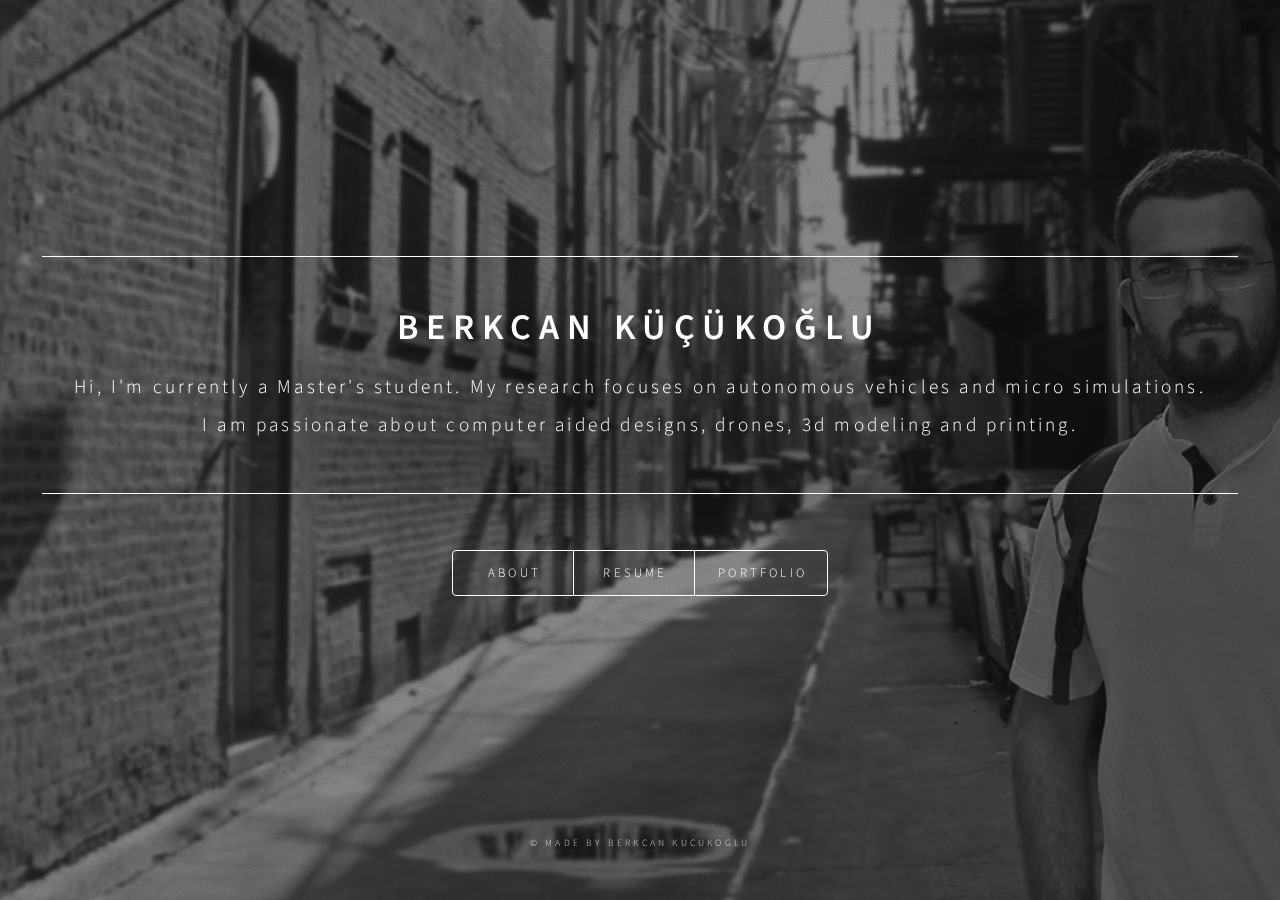
<file: index.html>
<!DOCTYPE HTML>
<html>
	<head>
		<title>Berkcan Kucukoglu</title>
		<meta charset="utf-8" />
		<meta name="viewport" content="width=device-width, initial-scale=1, user-scalable=no" />
		<link rel="stylesheet" href="assets/css/main.css" />
		<noscript><link rel="stylesheet" href="assets/css/noscript.css" /></noscript>
	</head>
	<body class="is-preload">

		<!-- Wrapper -->
			<div id="wrapper">

				<!-- Header -->
					<header id="header">
						<!--<div class="logo">
							<span class="icon fa-gem"></span>
						</div>-->
						<div class="content">
							<div class="inner">
								<h1>Berkcan Küçükoğlu</h1>
								<p>Hi, I'm currently a Master's student. My research focuses on autonomous vehicles and micro simulations. <br />
								I am passionate about computer aided designs, drones, 3d modeling and printing. <br /> </p>
							</div>
						</div>
						<nav>
							<ul>
								<!--<li><a href="#intro">Intro</a></li>-->
								<li><a href="#about">About</a></li>
								<!--<li><a href="https://docs.google.com/document/d/1x-81j7G8M-LmYfmRs2CgO83Unn_Vmjv8IOZew0fB4mU/preview?usp=sharing" target="_blank">Resume</a></a></li>-->
								<li><a href="#resume">Resume</a></li>
								<li><a href="#portfolio">Portfolio</a></li>
								<!--<li><a href="#elements">Elements</a></li>-->
							</ul>
						</nav>
					</header>

				<!-- Main -->
					<div id="main">

						<!-- Intro -->
							<article id="intro">
								<h2 class="major">Intro</h2>
								<span class="image main"><img src="images/pic01.jpg" alt="" /></span>
								<p>Aenean ornare velit lacus, ac varius enim ullamcorper eu. Proin aliquam facilisis ante interdum congue. Integer mollis, nisl amet convallis, porttitor magna ullamcorper, amet egestas mauris. Ut magna finibus nisi nec lacinia. Nam maximus erat id euismod egestas. By the way, check out my <a href="#work">awesome work</a>.</p>
								<p>Lorem ipsum dolor sit amet, consectetur adipiscing elit. Duis dapibus rutrum facilisis. Class aptent taciti sociosqu ad litora torquent per conubia nostra, per inceptos himenaeos. Etiam tristique libero eu nibh porttitor fermentum. Nullam venenatis erat id vehicula viverra. Nunc ultrices eros ut ultricies condimentum. Mauris risus lacus, blandit sit amet venenatis non, bibendum vitae dolor. Nunc lorem mauris, fringilla in aliquam at, euismod in lectus. Pellentesque habitant morbi tristique senectus et netus et malesuada fames ac turpis egestas. In non lorem sit amet elit placerat maximus. Pellentesque aliquam maximus risus, vel sed vehicula.</p>
							</article>

						<!-- Work -->
							<article id="work">
								<h2 class="major">Work</h2>
								<span class="image main"><img src="images/pic01.jpg" alt="" /></span>
								<p>Adipiscing magna sed dolor elit. Praesent eleifend dignissim arcu, at eleifend sapien imperdiet ac. Aliquam erat volutpat. Praesent urna nisi, fringila lorem et vehicula lacinia quam. Integer sollicitudin mauris nec lorem luctus ultrices.</p>
								<p>Nullam et orci eu lorem consequat tincidunt vivamus et sagittis libero. Mauris aliquet magna magna sed nunc rhoncus pharetra. Pellentesque condimentum sem. In efficitur ligula tate urna. Maecenas laoreet massa vel lacinia pellentesque lorem ipsum dolor. Nullam et orci eu lorem consequat tincidunt. Vivamus et sagittis libero. Mauris aliquet magna magna sed nunc rhoncus amet feugiat tempus.</p>
							</article>

						<!-- About -->
							<article id="about">
								<h2 class="major">About</h2>
								<span class="image main"><img src="images/main1.jpg" alt="" /></span>
								<p>My name is Berkcan Kucukoglu. I graduated in 2017 with a bachelor's degree in Civil Engineering and I am currently completing my master's at Isik University. My studies in civil engineering were heavily focused on designing highways and junctions, as well as research of public transportation opportunities. I am an expert in computer aided drawings, micro simulations, GIS and R&D. I am also passionate about applying 3D printings, UAV flights and AR&VR implementations to the problems in traffic engineering.</p> 
								<p>I want to make an impact by applying novel technologies to real-world problems. I am particularly interested in the applications of micro simulations to public transportation problems and highway projects. I am always looking for ways to improve my skills as an engineer and want to be on the cutting-edge of the transportation engineering industry. Here's a <a href="#resume">link</a> to my resume for additional information about my experience.</p>
							</article>
						
						<!-- Resume -->
						<article id="resume">
							<h2 class="major">Latest Resume</h2>
							<object data="data/resume.pdf" type="application/pdf" frameborder="0" width="100%" height="600px" style="padding: 20px;">
								<!--After each update, you should put the same file in the drive and share the link here. Otherwise it will not work on mobile devices-->
								<embed src="https://drive.google.com/file/d/1DH-D9MJA5SPIrWRhXwDzeW7JMWPRxdJ5/preview?usp=sharing" width="95%" height="600px" />
							</object>
							<p>If you are browsing on a mobile device, the PDFs might not display correctly. If so, please follow this <a href="https://drive.google.com/file/d/1DH-D9MJA5SPIrWRhXwDzeW7JMWPRxdJ5/preview?usp=sharing" target="_blank">link</a> to open the Google Docs version of the resume.</p>
						</article>

						<!-- Portfolio -->
							<article id="portfolio">
								<h2 class="major">Portfolio</h2>
								<section class="posts">
									
									<!--Vissim-->

									<div class="post-box">
										<header>
											<!--<span class="date">April 24, 2017</span>-->
											<h2><a href="vissim.html">Vissim & Autonomous Vehicles</a></h2>
										</header>
										<a href="vissim.html" class="image fit"><img src="images/vissim1.jpg" alt=""></a>
										<p>My Masters Thesis focused on highway capacity improvements, micro simulations and usage of autonomous vehicles. Details are coming soon! </p>
										<ul class="actions special">
											<li><a href="vissim.html" class="button">*Late 2022*</a></li>
										</ul>
									</div>

									<!--Infraworks-->

									<div class="post-box">
										<header>
											<!--<span class="date">April 24, 2017</span>-->
											<h2><a href="infraworks.html">Infraworks<br />
											Projects</a></h2>
										</header>
										<a href="infraworks.html" class="image fit"><img src="images/infraworks1.jpg" alt=""></a>
										<p>I enjoy designing and building projects with Infraworks!<br />
										It's a glorious program to work with.</p>
										<ul class="actions special">
											<li><a href="infraworks.html" class="button">Read More</a></li>
										</ul>
									</div>

									<!--Drawings-->

									<div class="post-box">
										<header>
											<!--<span class="date">April 24, 2017</span>-->
											<h2><a href="drawings.html">Computer Aided Drawings</a></h2>
										</header>
										<a href="drawings.html" class="image fit"><img src="images/drawing1.jpg" alt=""></a>
										<p>I am enjoy using CAD programs. <br />
										I even designed the house I currently live in! </p>
										<ul class="actions special">
											<li><a href="drawings.html" class="button">Read More</a></li>
										</ul>
									</div>

									<!--3D Printer Works-->

									<div class="post-box">
										<header>
											<!--<span class="date">April 24, 2017</span>-->
											<h2><a href="3dprintingworks.html">3d modelling & printing</a></h2>
										</header>
										<a href="3dprintingworks.html" class="image fit"><img src="images/3d1.jpg" alt=""></a>
										<p>I make my own 3D models! <br \> 3D modeling and printing is an efficient way to do prototyping.</p>
										<ul class="actions special">
											<li><a href="3dprintingworks.html" class="button">Read More</a></li>
										</ul>
									</div>

									<!--Drone Works-->

									<div class="post-box">
										<header>
											<!--<span class="date">April 24, 2017</span>-->
											<h2><a href="droneworks.html">Certified Commercial<br />
											Drone Pilot</a></h2>
										</header>
										<a href="droneworks.html" class="image fit"><img src="images/drone1.jpg" alt=""></a>
										<p>I got my UAV-1 Commercial Drone Licence on Aug 2020, and I got my HAM radio-HAREC Licence on Mar 2022.</p>
										<ul class="actions special">
											<li><a href="droneworks.html" class="button">Read More</a></li>
										</ul>
									</div>

									<!--VR Works-->

									<div class="post-box">
										<header>
											<!--<span class="date">April 24, 2017</span>-->
											<h2><a href="vrworks.html">VR<br />
											Implementation</a></h2>
										</header>
										<a href="vrworks.html" class="image fit"><img src="images/vr1.jpg" alt=""></a>
										<p>I researched VR&AR, and have experience with programs like Prospect and Enscape.</p>
										<ul class="actions special">
											<li><a href="vrworks.html" class="button">Read More</a></li>
										</ul>
									</div>

									<!--Workflows-->

									<div class="post-box">
										<header>
											<!--<span class="date">April 24, 2017</span>-->
											<h2><a href="workflows.html">Workflows</h2>
										</header>
										<a href="workflows.html" class="image fit"><img src="images/workflow1.jpg" alt=""></a>
										<p>I can make my own notes and workflows about AutoCAD, Civil 3D, Infraworks, VR programs, GIS, etc.</p>
										<ul class="actions special">
											<li><a href="workflows.html" class="button">Read More</a></li>
										</ul>
									</div>

									<!--Excel Showcase-->

									<div class="post-box">
										<header>
											<!--<span class="date">April 24, 2017</span>-->
											<h2><a href="excelworks.html">Excel Showcase</h2>
										</header>
										<a href="excelworks.html" class="image fit"><img src="images/excel1.jpg" alt=""></a>
										<p>What can I say? I have build and worked with lots of Excel spreadsheets.<br /> 
											It's Excel's world, we just live in it.</p>
										<ul class="actions special">
											<li><a href="excelworks.html" class="button">Read More</a></li>
										</ul>
									</div>
								</section>

								<p>(!)NOTE: The content of the portfolio section is mostly built by confidential materials and only intended for the showcase of the work done by me. Because of this reason,<br /> 
									I have only added certain parts of the works to the portfolio by censoring them as much as possible. For more information, please contact me via email or phone.</p>
							
							</article>

						<!-- Elements -->
							<article id="elements">
								<h2 class="major">Elements</h2>

								<section>
									<h3 class="major">Text</h3>
									<p>This is <b>bold</b> and this is <strong>strong</strong>. This is <i>italic</i> and this is <em>emphasized</em>.
									This is <sup>superscript</sup> text and this is <sub>subscript</sub> text.
									This is <u>underlined</u> and this is code: <code>for (;;) { ... }</code>. Finally, <a href="#">this is a link</a>.</p>
									<hr />
									<h2>Heading Level 2</h2>
									<h3>Heading Level 3</h3>
									<h4>Heading Level 4</h4>
									<h5>Heading Level 5</h5>
									<h6>Heading Level 6</h6>
									<hr />
									<h4>Blockquote</h4>
									<blockquote>Fringilla nisl. Donec accumsan interdum nisi, quis tincidunt felis sagittis eget tempus euismod. Vestibulum ante ipsum primis in faucibus vestibulum. Blandit adipiscing eu felis iaculis volutpat ac adipiscing accumsan faucibus. Vestibulum ante ipsum primis in faucibus lorem ipsum dolor sit amet nullam adipiscing eu felis.</blockquote>
									<h4>Preformatted</h4>
									<pre><code>i = 0;

while (!deck.isInOrder()) {
    print 'Iteration ' + i;
    deck.shuffle();
    i++;
}

print 'It took ' + i + ' iterations to sort the deck.';</code></pre>
								</section>

								<section>
									<h3 class="major">Lists</h3>

									<h4>Unordered</h4>
									<ul>
										<li>Dolor pulvinar etiam.</li>
										<li>Sagittis adipiscing.</li>
										<li>Felis enim feugiat.</li>
									</ul>

									<h4>Alternate</h4>
									<ul class="alt">
										<li>Dolor pulvinar etiam.</li>
										<li>Sagittis adipiscing.</li>
										<li>Felis enim feugiat.</li>
									</ul>

									<h4>Ordered</h4>
									<ol>
										<li>Dolor pulvinar etiam.</li>
										<li>Etiam vel felis viverra.</li>
										<li>Felis enim feugiat.</li>
										<li>Dolor pulvinar etiam.</li>
										<li>Etiam vel felis lorem.</li>
										<li>Felis enim et feugiat.</li>
									</ol>
									<h4>Icons</h4>
									<ul class="icons">
										<li><a href="#" class="icon brands fa-twitter"><span class="label">Twitter</span></a></li>
										<li><a href="#" class="icon brands fa-facebook-f"><span class="label">Facebook</span></a></li>
										<li><a href="#" class="icon brands fa-instagram"><span class="label">Instagram</span></a></li>
										<li><a href="#" class="icon brands fa-github"><span class="label">Github</span></a></li>
									</ul>

									<h4>Actions</h4>
									<ul class="actions">
										<li><a href="#" class="button primary">Default</a></li>
										<li><a href="#" class="button">Default</a></li>
									</ul>
									<ul class="actions stacked">
										<li><a href="#" class="button primary">Default</a></li>
										<li><a href="#" class="button">Default</a></li>
									</ul>
								</section>

								<section>
									<h3 class="major">Table</h3>
									<h4>Default</h4>
									<div class="table-wrapper">
										<table>
											<thead>
												<tr>
													<th>Name</th>
													<th>Description</th>
													<th>Price</th>
												</tr>
											</thead>
											<tbody>
												<tr>
													<td>Item One</td>
													<td>Ante turpis integer aliquet porttitor.</td>
													<td>29.99</td>
												</tr>
												<tr>
													<td>Item Two</td>
													<td>Vis ac commodo adipiscing arcu aliquet.</td>
													<td>19.99</td>
												</tr>
												<tr>
													<td>Item Three</td>
													<td> Morbi faucibus arcu accumsan lorem.</td>
													<td>29.99</td>
												</tr>
												<tr>
													<td>Item Four</td>
													<td>Vitae integer tempus condimentum.</td>
													<td>19.99</td>
												</tr>
												<tr>
													<td>Item Five</td>
													<td>Ante turpis integer aliquet porttitor.</td>
													<td>29.99</td>
												</tr>
											</tbody>
											<tfoot>
												<tr>
													<td colspan="2"></td>
													<td>100.00</td>
												</tr>
											</tfoot>
										</table>
									</div>

									<h4>Alternate</h4>
									<div class="table-wrapper">
										<table class="alt">
											<thead>
												<tr>
													<th>Name</th>
													<th>Description</th>
													<th>Price</th>
												</tr>
											</thead>
											<tbody>
												<tr>
													<td>Item One</td>
													<td>Ante turpis integer aliquet porttitor.</td>
													<td>29.99</td>
												</tr>
												<tr>
													<td>Item Two</td>
													<td>Vis ac commodo adipiscing arcu aliquet.</td>
													<td>19.99</td>
												</tr>
												<tr>
													<td>Item Three</td>
													<td> Morbi faucibus arcu accumsan lorem.</td>
													<td>29.99</td>
												</tr>
												<tr>
													<td>Item Four</td>
													<td>Vitae integer tempus condimentum.</td>
													<td>19.99</td>
												</tr>
												<tr>
													<td>Item Five</td>
													<td>Ante turpis integer aliquet porttitor.</td>
													<td>29.99</td>
												</tr>
											</tbody>
											<tfoot>
												<tr>
													<td colspan="2"></td>
													<td>100.00</td>
												</tr>
											</tfoot>
										</table>
									</div>
								</section>

								<section>
									<h3 class="major">Buttons</h3>
									<ul class="actions">
										<li><a href="#" class="button primary">Primary</a></li>
										<li><a href="#" class="button">Default</a></li>
									</ul>
									<ul class="actions">
										<li><a href="#" class="button">Default</a></li>
										<li><a href="#" class="button small">Small</a></li>
									</ul>
									<ul class="actions">
										<li><a href="#" class="button primary icon solid fa-download">Icon</a></li>
										<li><a href="#" class="button icon solid fa-download">Icon</a></li>
									</ul>
									<ul class="actions">
										<li><span class="button primary disabled">Disabled</span></li>
										<li><span class="button disabled">Disabled</span></li>
									</ul>
								</section>

								<section>
									<h3 class="major">Form</h3>
									<form method="post" action="#">
										<div class="fields">
											<div class="field half">
												<label for="demo-name">Name</label>
												<input type="text" name="demo-name" id="demo-name" value="" placeholder="Jane Doe" />
											</div>
											<div class="field half">
												<label for="demo-email">Email</label>
												<input type="email" name="demo-email" id="demo-email" value="" placeholder="jane@untitled.tld" />
											</div>
											<div class="field">
												<label for="demo-category">Category</label>
												<select name="demo-category" id="demo-category">
													<option value="">-</option>
													<option value="1">Manufacturing</option>
													<option value="1">Shipping</option>
													<option value="1">Administration</option>
													<option value="1">Human Resources</option>
												</select>
											</div>
											<div class="field half">
												<input type="radio" id="demo-priority-low" name="demo-priority" checked>
												<label for="demo-priority-low">Low</label>
											</div>
											<div class="field half">
												<input type="radio" id="demo-priority-high" name="demo-priority">
												<label for="demo-priority-high">High</label>
											</div>
											<div class="field half">
												<input type="checkbox" id="demo-copy" name="demo-copy">
												<label for="demo-copy">Email me a copy</label>
											</div>
											<div class="field half">
												<input type="checkbox" id="demo-human" name="demo-human" checked>
												<label for="demo-human">Not a robot</label>
											</div>
											<div class="field">
												<label for="demo-message">Message</label>
												<textarea name="demo-message" id="demo-message" placeholder="Enter your message" rows="6"></textarea>
											</div>
										</div>
										<ul class="actions">
											<li><input type="submit" value="Send Message" class="primary" /></li>
											<li><input type="reset" value="Reset" /></li>
										</ul>
									</form>
								</section>

							</article>

					</div>

				<!-- Footer -->
					<footer id="footer">
						<p class="copyright">&copy; Made By Berkcan Kucukoglu</p>
					</footer>

			</div>

		<!-- BG -->
			<div id="bg"></div>

		<!-- Scripts -->
			<script src="assets/js/jquery.min.js"></script>
			<script src="assets/js/browser.min.js"></script>
			<script src="assets/js/breakpoints.min.js"></script>
			<script src="assets/js/util.js"></script>
			<script src="assets/js/main.js"></script>

	</body>
</html>
</file>
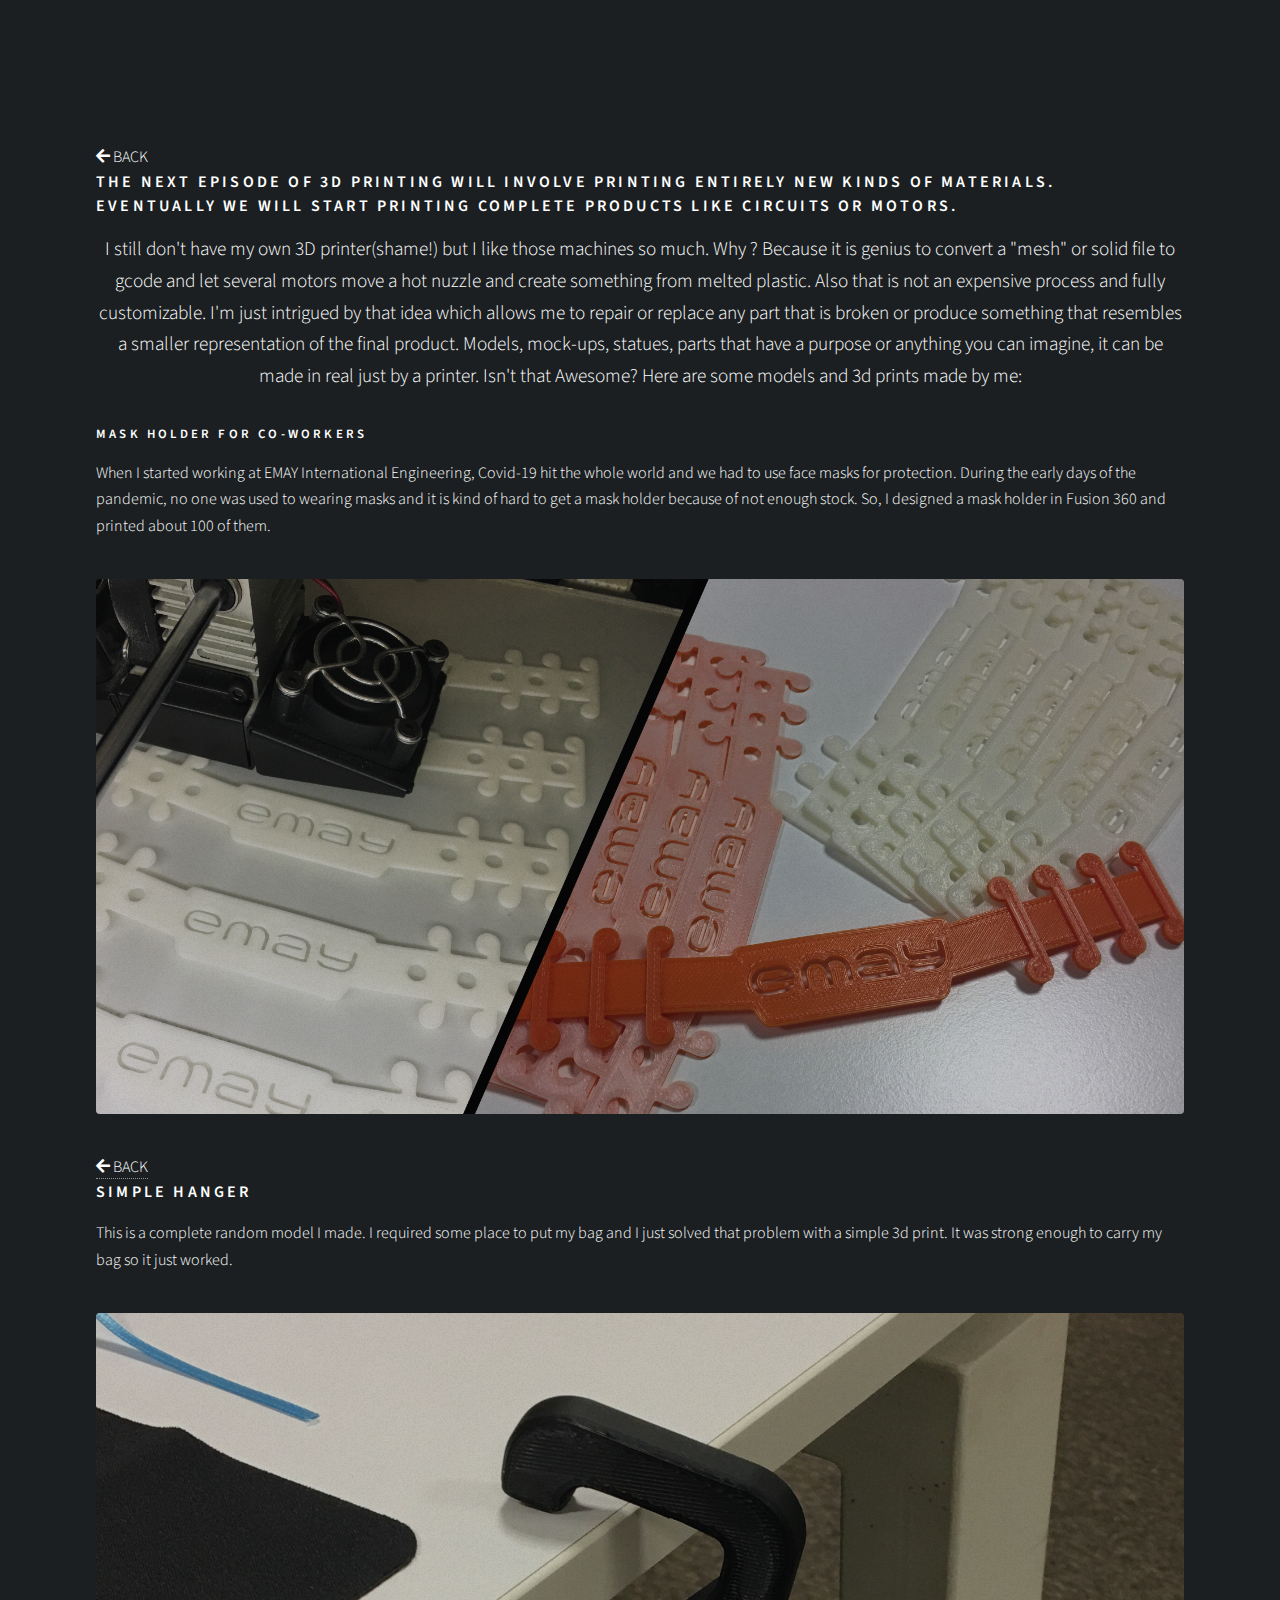
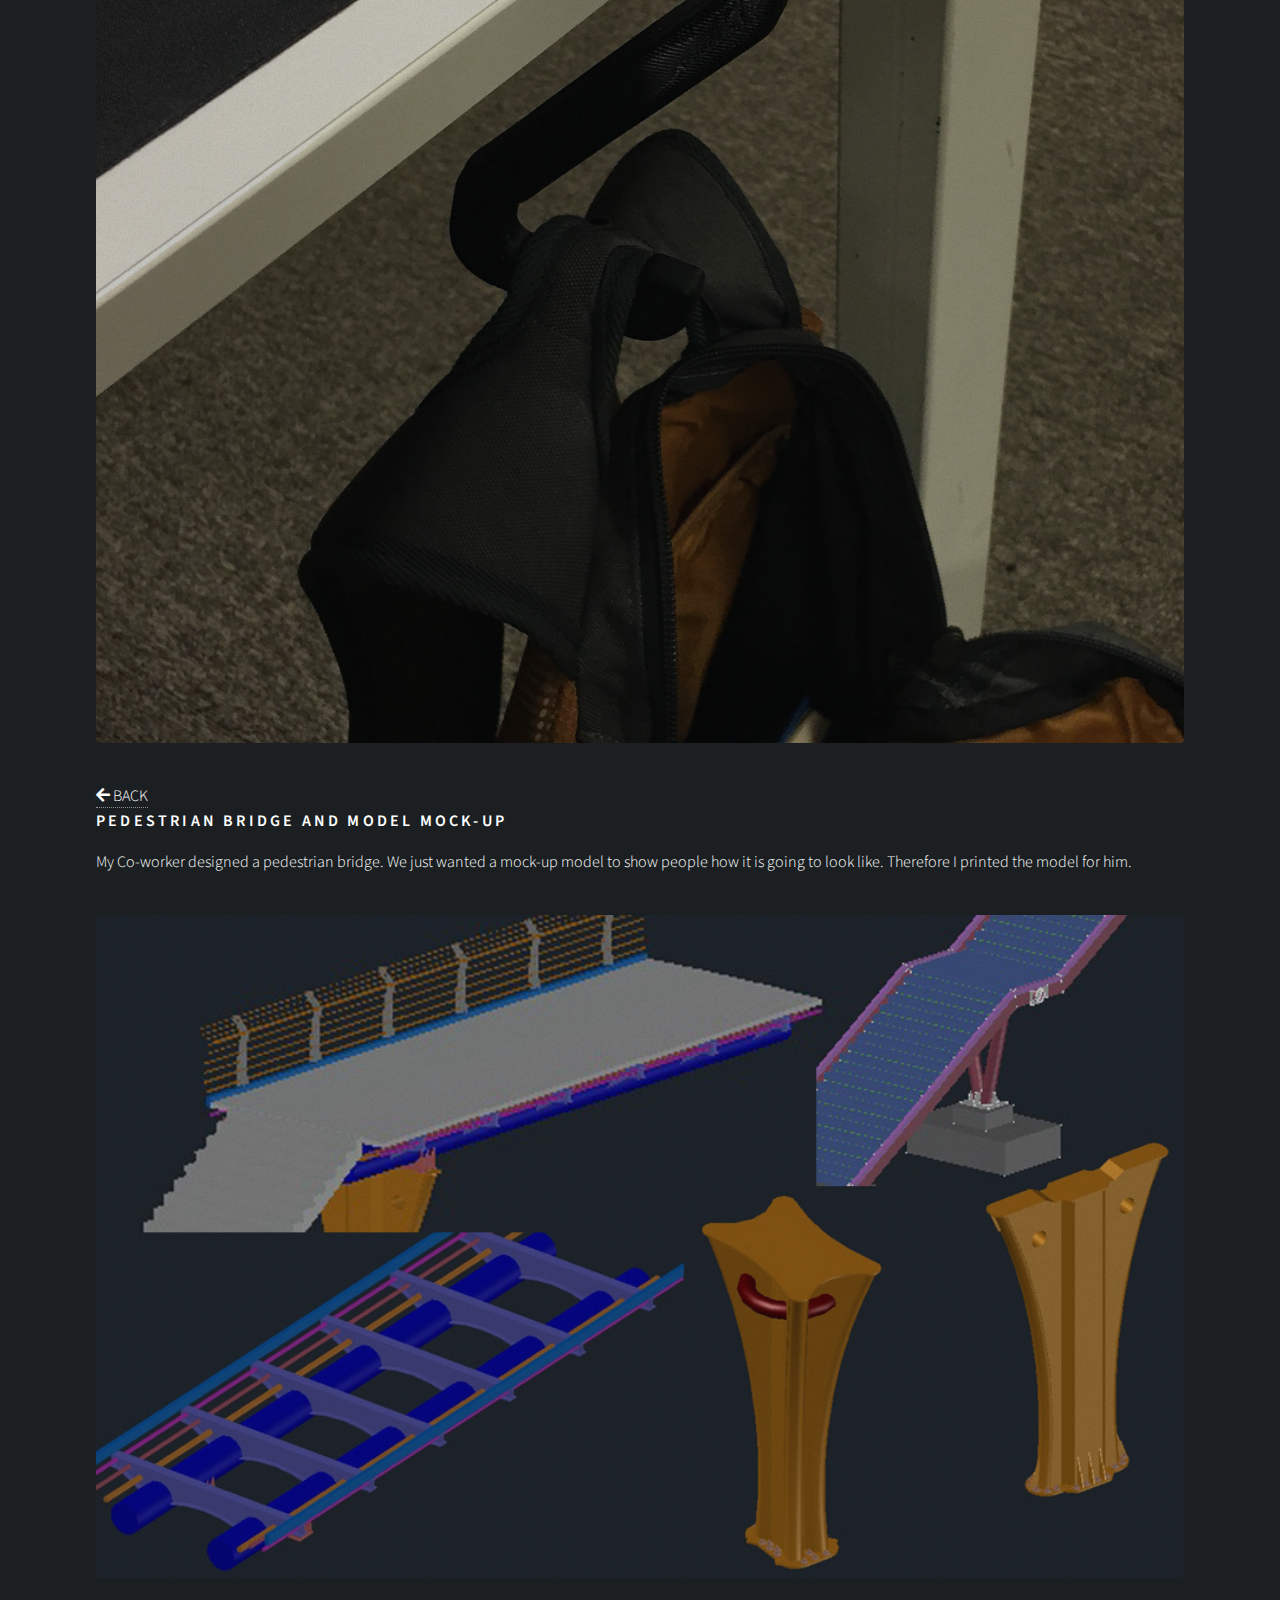
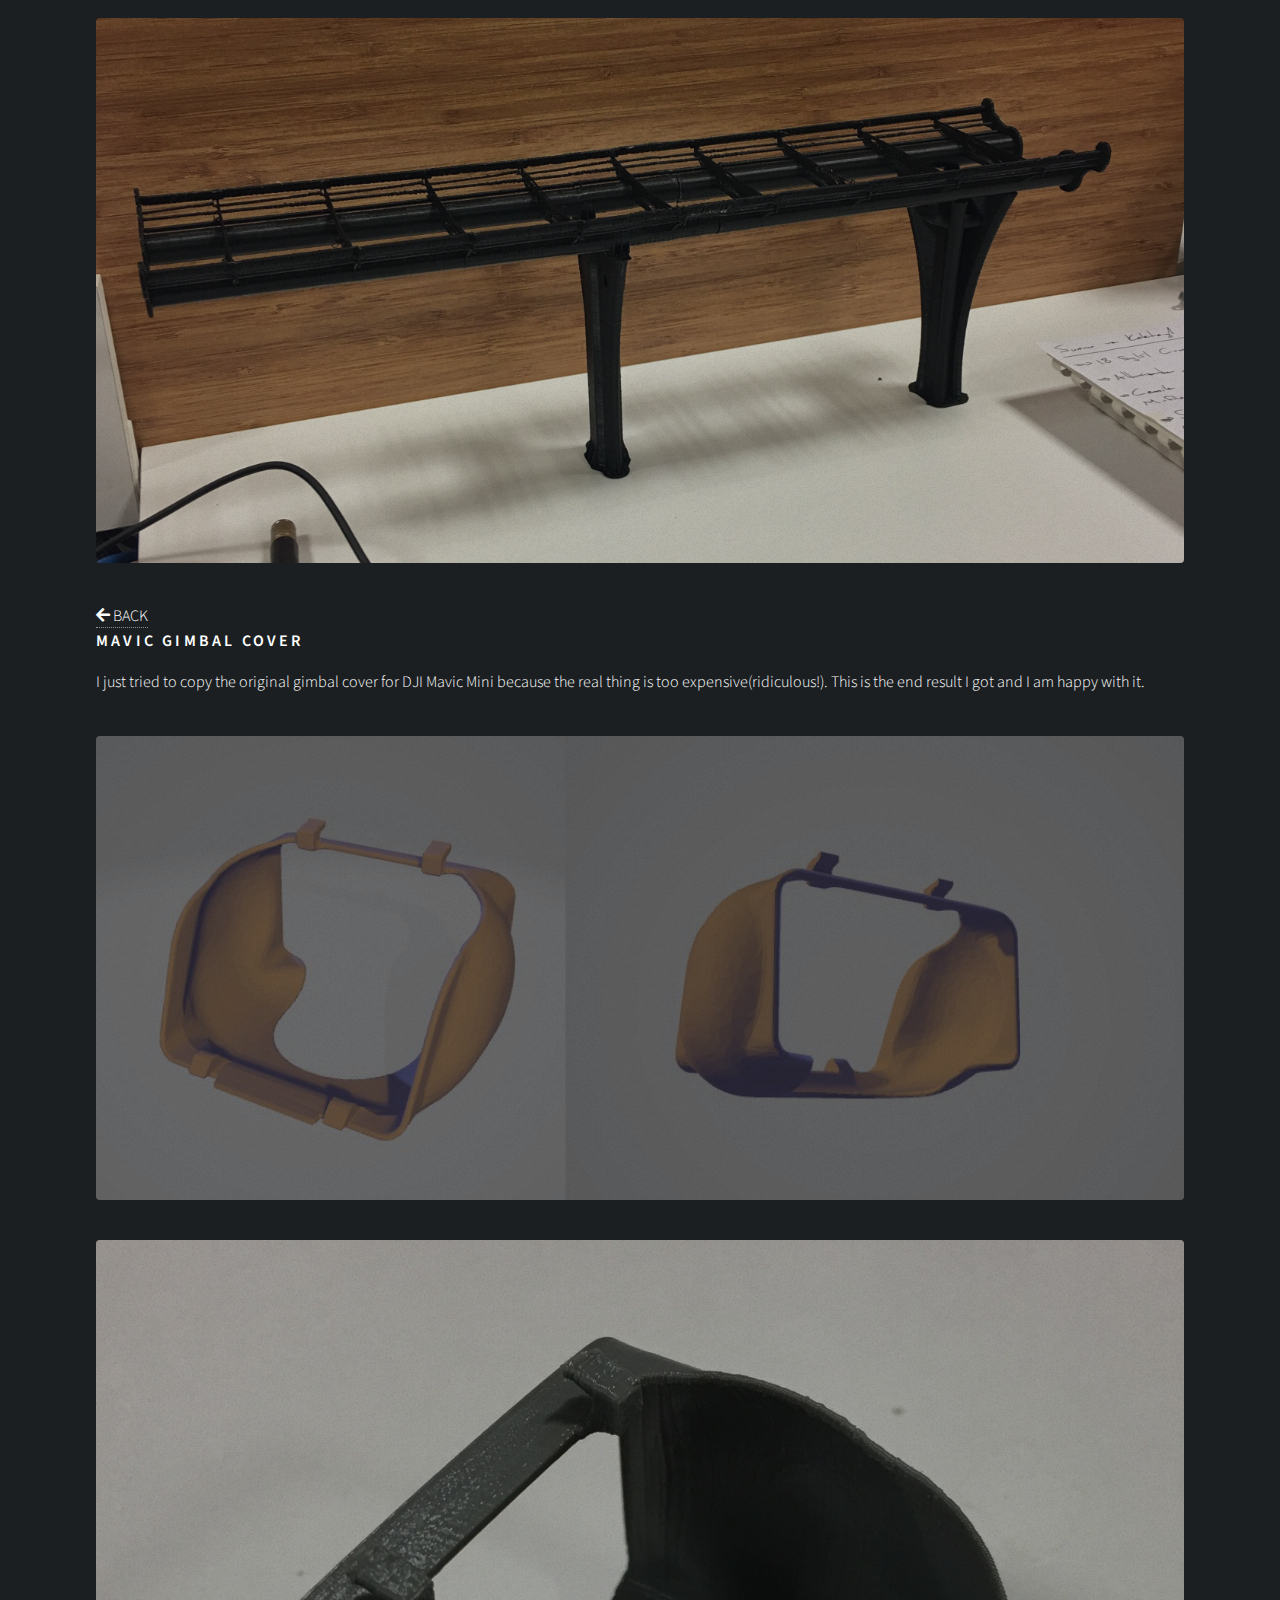
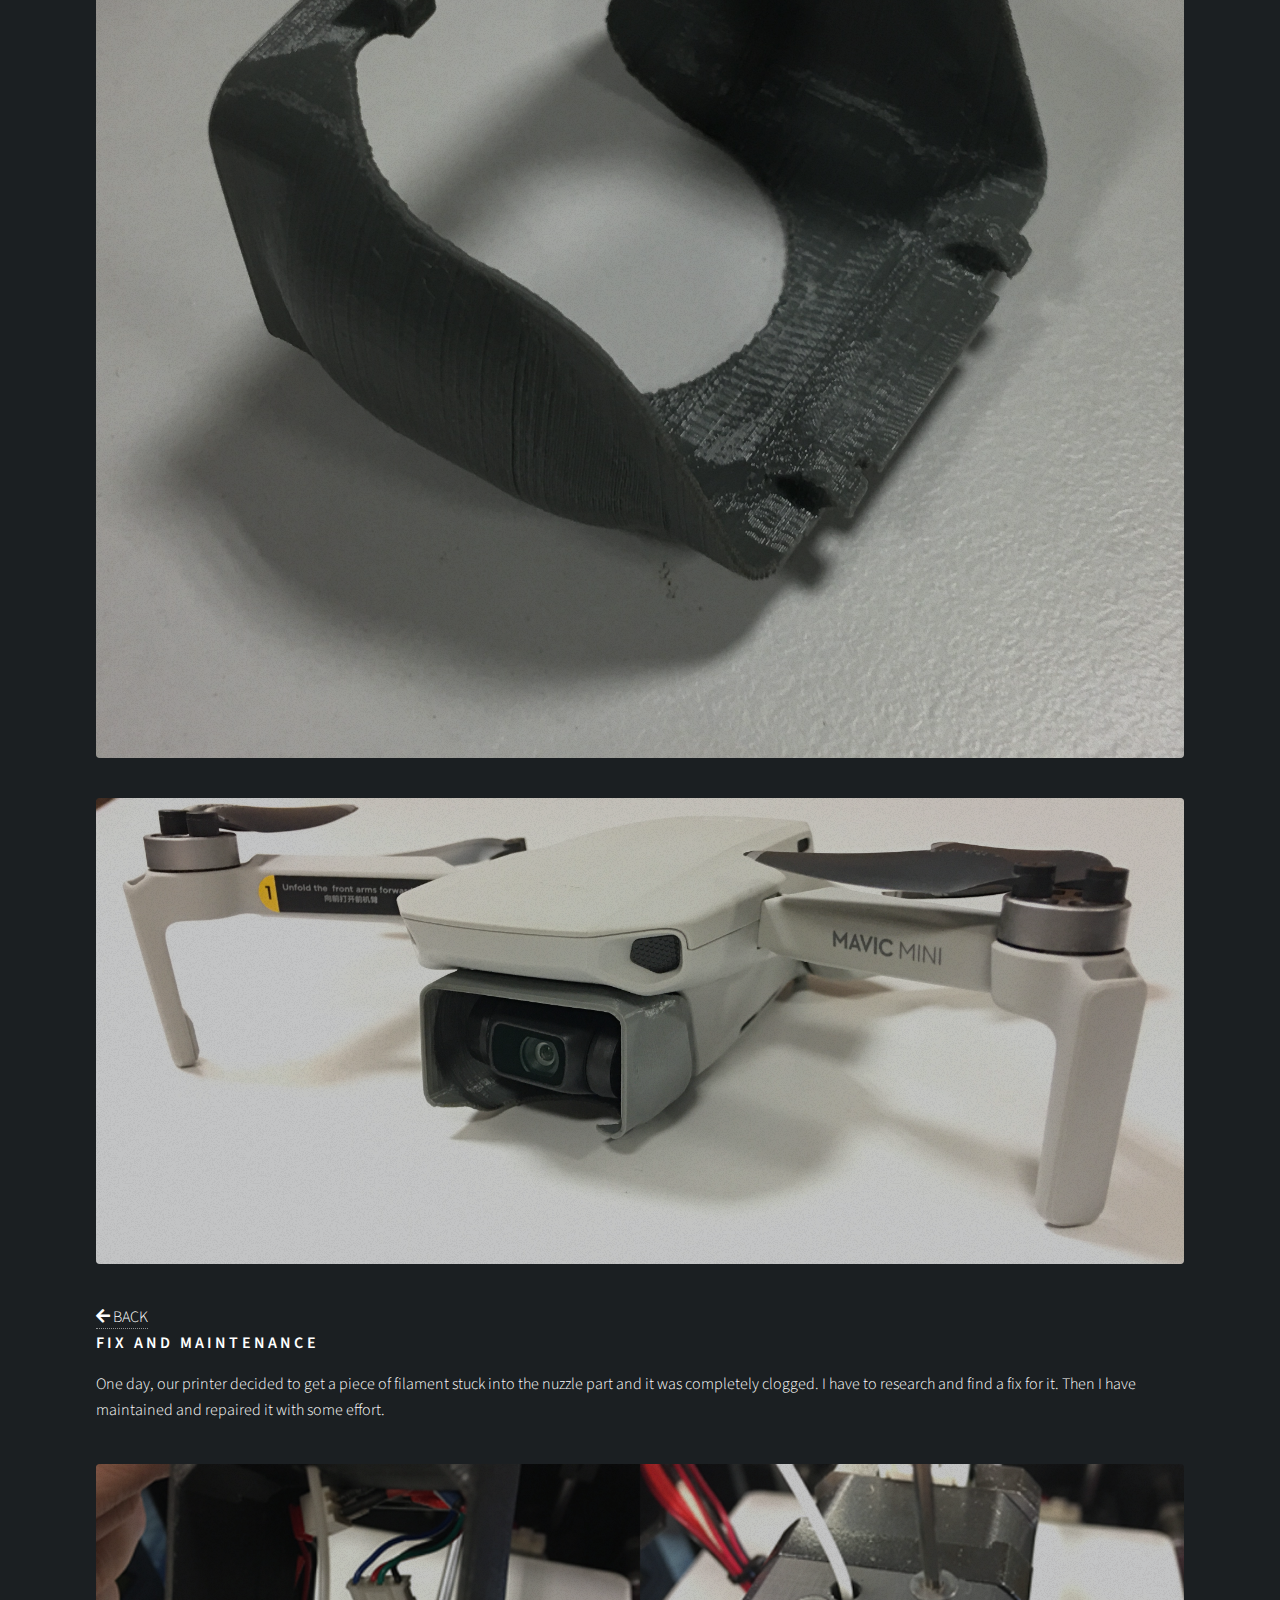
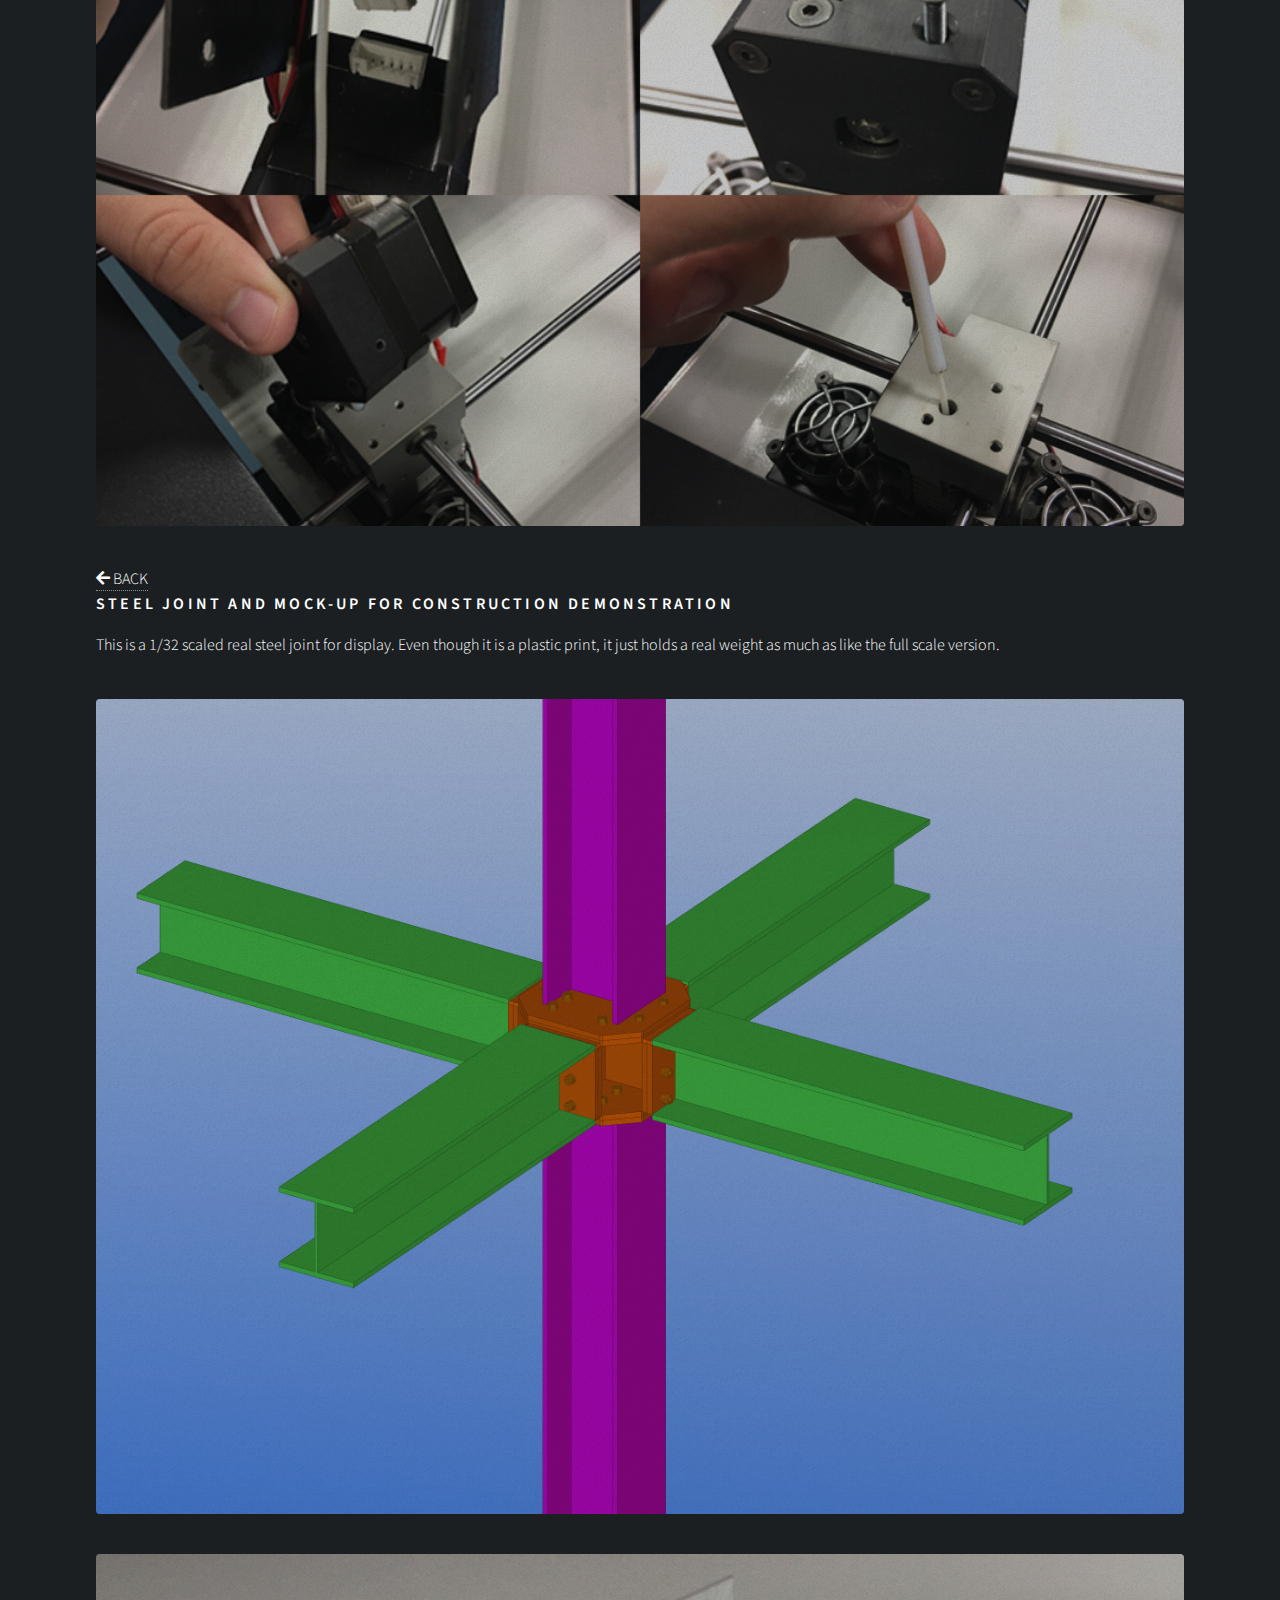
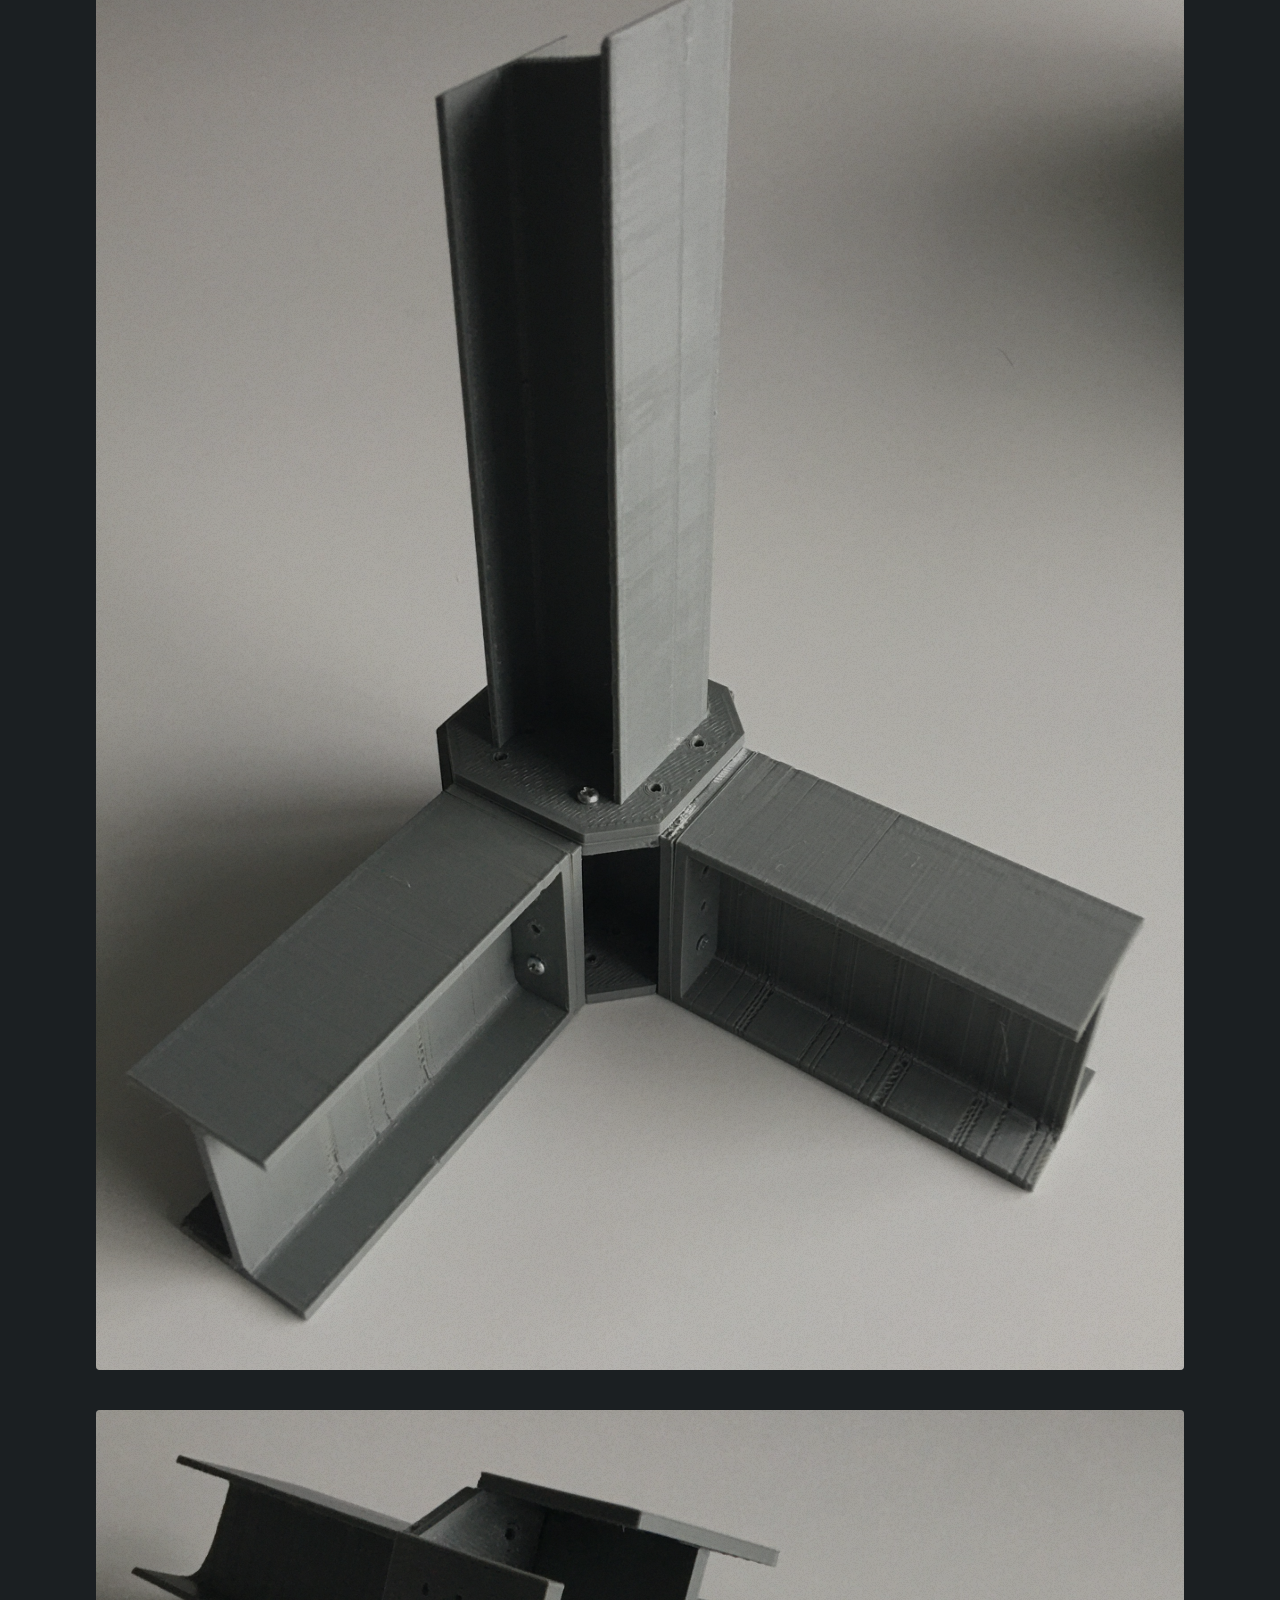
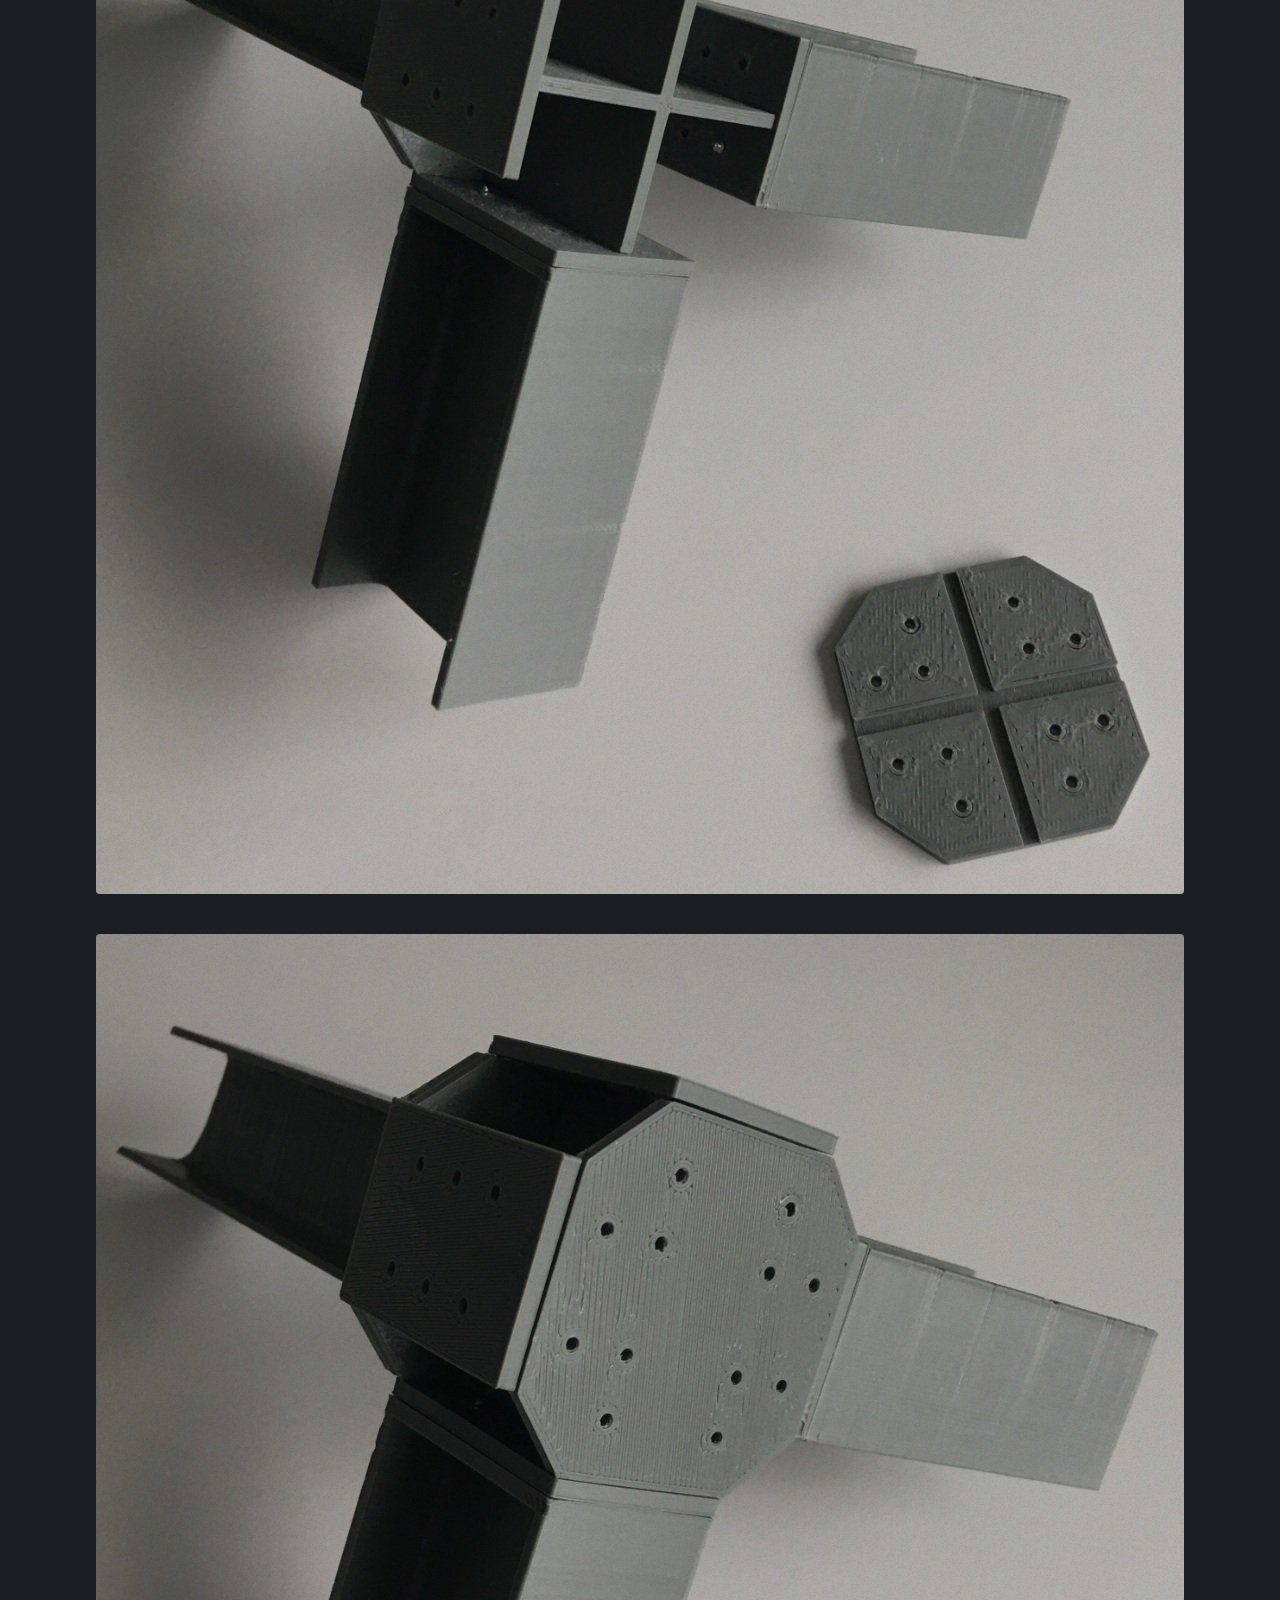
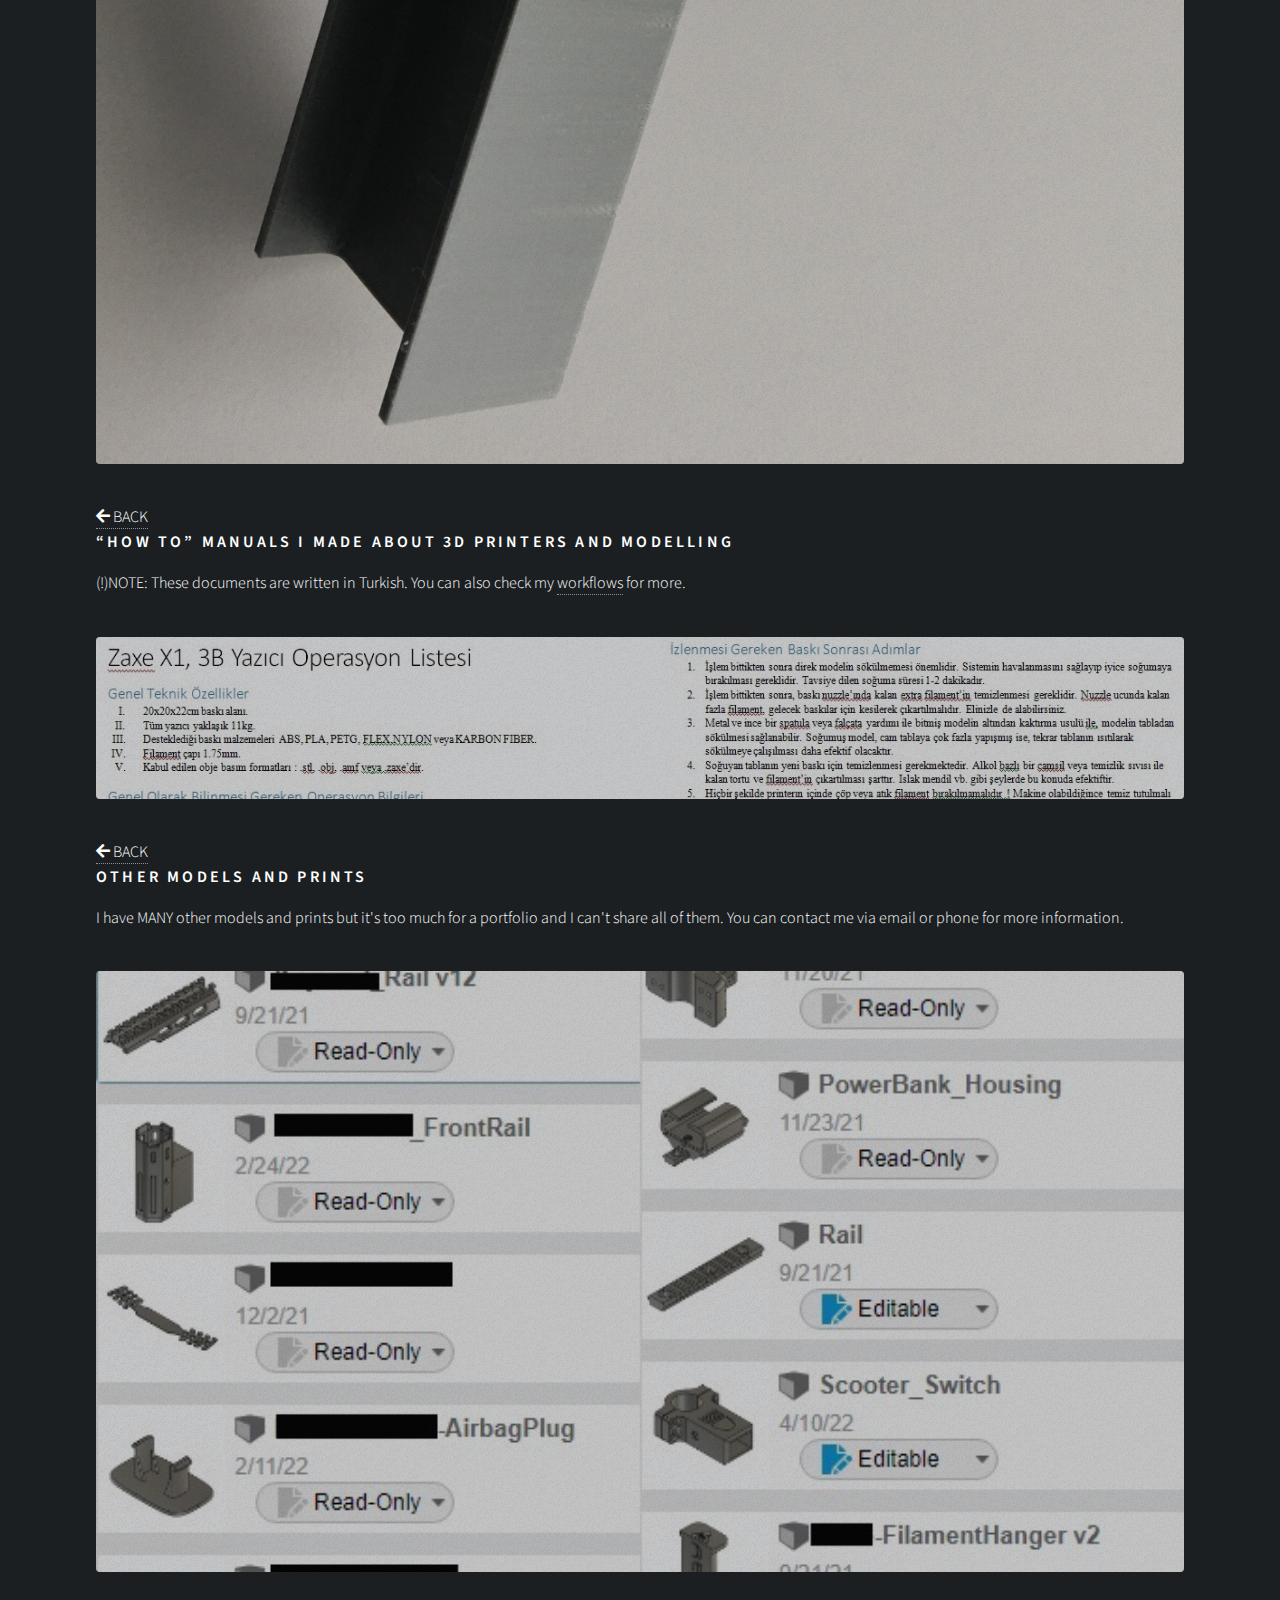
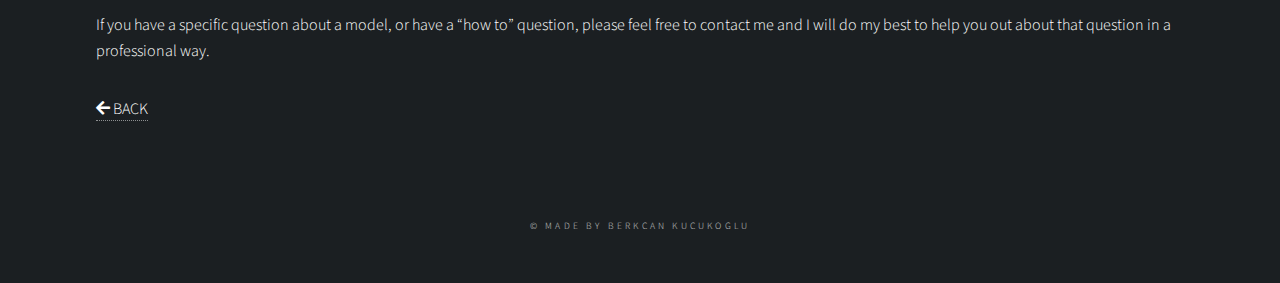
<file: 3dprintingworks.html>
<!DOCTYPE HTML>
<html>
	<head>
		<title>Berkcan Kucukoglu</title>
		<meta charset="utf-8" />
		<meta name="viewport" content="width=device-width, initial-scale=1, user-scalable=no" />
		<link rel="stylesheet" href="assets/css/main.css" />
		<noscript><link rel="stylesheet" href="assets/css/noscript.css" /></noscript>
	</head>
	<body class="is-preload">

		<!-- Wrapper -->
		<div id="wrapper">
			<div id="generic">
				<section class="post">
					<header class="major">
						<div class="back">
							<a href="index.html#portfolio">
								<span class="fas fa-arrow-left"></span> BACK
							</a>
						</div>
						<!--<span class="date">April 25, 2017</span>-->
						<h3>The next episode of 3D printing will involve printing entirely new kinds of materials. <br \>
						Eventually we will start printing complete products like circuits or motors.</h3>
						<p>I still don't have my own 3D printer(shame!) but I like those machines so much. Why ? Because it is genius to convert a "mesh" or solid file to gcode and let several motors move a hot nuzzle and create something from melted plastic. Also that is not an expensive process and fully customizable. I'm just intrigued by that idea which allows me to repair or replace any part that is broken or produce something that resembles a smaller representation of the final product. Models, mock-ups, statues, parts that have a purpose or anything you can imagine, it can be made in real just by a printer. Isn't that Awesome? Here are some models and 3d prints made by me:</p>
					</header>
					
					<!--maske tutucu-->
					<header class="major">
						<h4>Mask Holder for Co-Workers</h4>
					</header>
					<p>When I started working at EMAY International Engineering, Covid-19 hit the whole world and we had to use face masks for protection. During the early days of the pandemic, no one was used to wearing masks and it is kind of hard to get a mask holder because of not enough stock. So, I designed a mask holder in Fusion 360 and printed about 100 of them.</p>
					<div class="image main"><img src="images/maskholder1.jpg" alt=""></div>
					
					<!-- hanger-->
					<div class="back">
						<a href="index.html#portfolio">
							<span class="fas fa-arrow-left"></span> BACK
						</a>
					</div>
					<header class="major">
						<h3>Simple Hanger</h3>
					</header>
					<p>This is a complete random model I made. I required some place to put my bag and I just solved that problem with a simple 3d print. It was strong enough to carry my bag so it just worked.</p>
					<div class="image main"><img src="images/hanger1.JPG" alt=""></div>

					<!--üst geçit-->
					<div class="back">
						<a href="index.html#portfolio">
							<span class="fas fa-arrow-left"></span> BACK
						</a>
					</div>
					<header class="major">
						<h3>Pedestrian Bridge and Model Mock-Up</h3>
					</header>
					<p>My Co-worker designed a pedestrian bridge. We just wanted a mock-up model to show people how it is going to look like. Therefore I printed the model for him.</p>
					<div class="image main"><img src="images/gecit1.jpg" alt=""></div>
					<div class="image main"><img src="images/gecit3.JPG" alt=""></div>
					
					<!--drone part-->
					<div class="back">
						<a href="index.html#portfolio">
							<span class="fas fa-arrow-left"></span> BACK
						</a>
					</div>
					<header class="major">
						<h3>Mavic Gimbal Cover</h3>
					</header>
					<p>I just tried to copy the original gimbal cover for DJI Mavic Mini because the real thing is too expensive(ridiculous!). This is the end result I got and I am happy with it.</p>
					<div class="image main"><img src="images/drone-part-1.jpg" alt=""></div>
					<div class="image main"><img src="images/drone-part-2.JPG" alt=""></div>
					<div class="image main"><img src="images/drone-part-3.JPG" alt=""></div>
					
					<!--printer fix-->
					<div class="back">
						<a href="index.html#portfolio">
							<span class="fas fa-arrow-left"></span> BACK
						</a>
					</div>
					<header class="major">
						<h3>Fix and Maintenance</h3>
					</header>
					<p>One day, our printer decided to get a piece of  filament stuck into the nuzzle part and it was completely clogged. I have to research and find a fix for it. Then I have maintained and repaired it with some effort.</p>
					<div class="image main"><img src="images/fix1.JPG" alt=""></div>

					<!--Steel joint -->
					<div class="back">
						<a href="index.html#portfolio">
							<span class="fas fa-arrow-left"></span> BACK
						</a>
					</div>
					<header class="major">
						<h3>Steel joint and mock-up for construction demonstration </h3>
					</header>
					<p>This is a 1/32 scaled real steel joint for display. Even though it is a plastic print, it just holds a real weight as much as like the full scale version.</p>
					<div class="image main"><img src="images/part4.png" alt=""></div>
					<div class="image main"><img src="images/part2.JPG" alt=""></div>
					<div class="image main"><img src="images/part1.JPG" alt=""></div>
					<div class="image main"><img src="images/part3.JPG" alt=""></div>

					<!--Manuals and Presentation-->
					<div class="back">
						<a href="index.html#portfolio">
							<span class="fas fa-arrow-left"></span> BACK
						</a>
					</div>
					<header class="major">
						<h3>“How To” manuals I made about 3D Printers and Modelling</h3>
					</header>
					<p>(!)NOTE: These documents are written in Turkish. You can also check my <a href="workflows.html" target="_blank">workflows</a> for more.</p>
					<div class="image main"><img src="images/zaxe-x1.jpg" alt=""></div>

					<!--başka modeller-->
					<div class="back">
						<a href="index.html#portfolio">
							<span class="fas fa-arrow-left"></span> BACK
						</a>
					</div>
					<header class="major">
						<h3>Other Models and Prints</h3>
					</header>
					<p>I have MANY other models and prints but it's too much for a portfolio and I can't share all of them. You can contact me via email or phone for more information. </p>
					<div class="image main"><img src="images/fusion1.jpg" alt=""></div>
					<p>If you have a specific question about a model, or have a “how to” question, please feel free to contact me and I will do my best to help you out about that question in a professional way.</p>

					<div class="back">
						<a href="index.html#portfolio">
							<span class="fas fa-arrow-left"></span> BACK
						</a>
					</div>
					
				</section>
				
			</div>
				<!-- Footer -->
				<footer id="footer">
					<p class="copyright">&copy; Made By Berkcan Kucukoglu</p>
				</footer>
			</div>

		<!-- Scripts -->
		<script src="assets/js/jquery.min.js"></script>
		<script src="assets/js/browser.min.js"></script>
		<script src="assets/js/breakpoints.min.js"></script>
		<script src="assets/js/util.js"></script>
		<script src="assets/js/main.js"></script>


	</body>
</html>
</file>
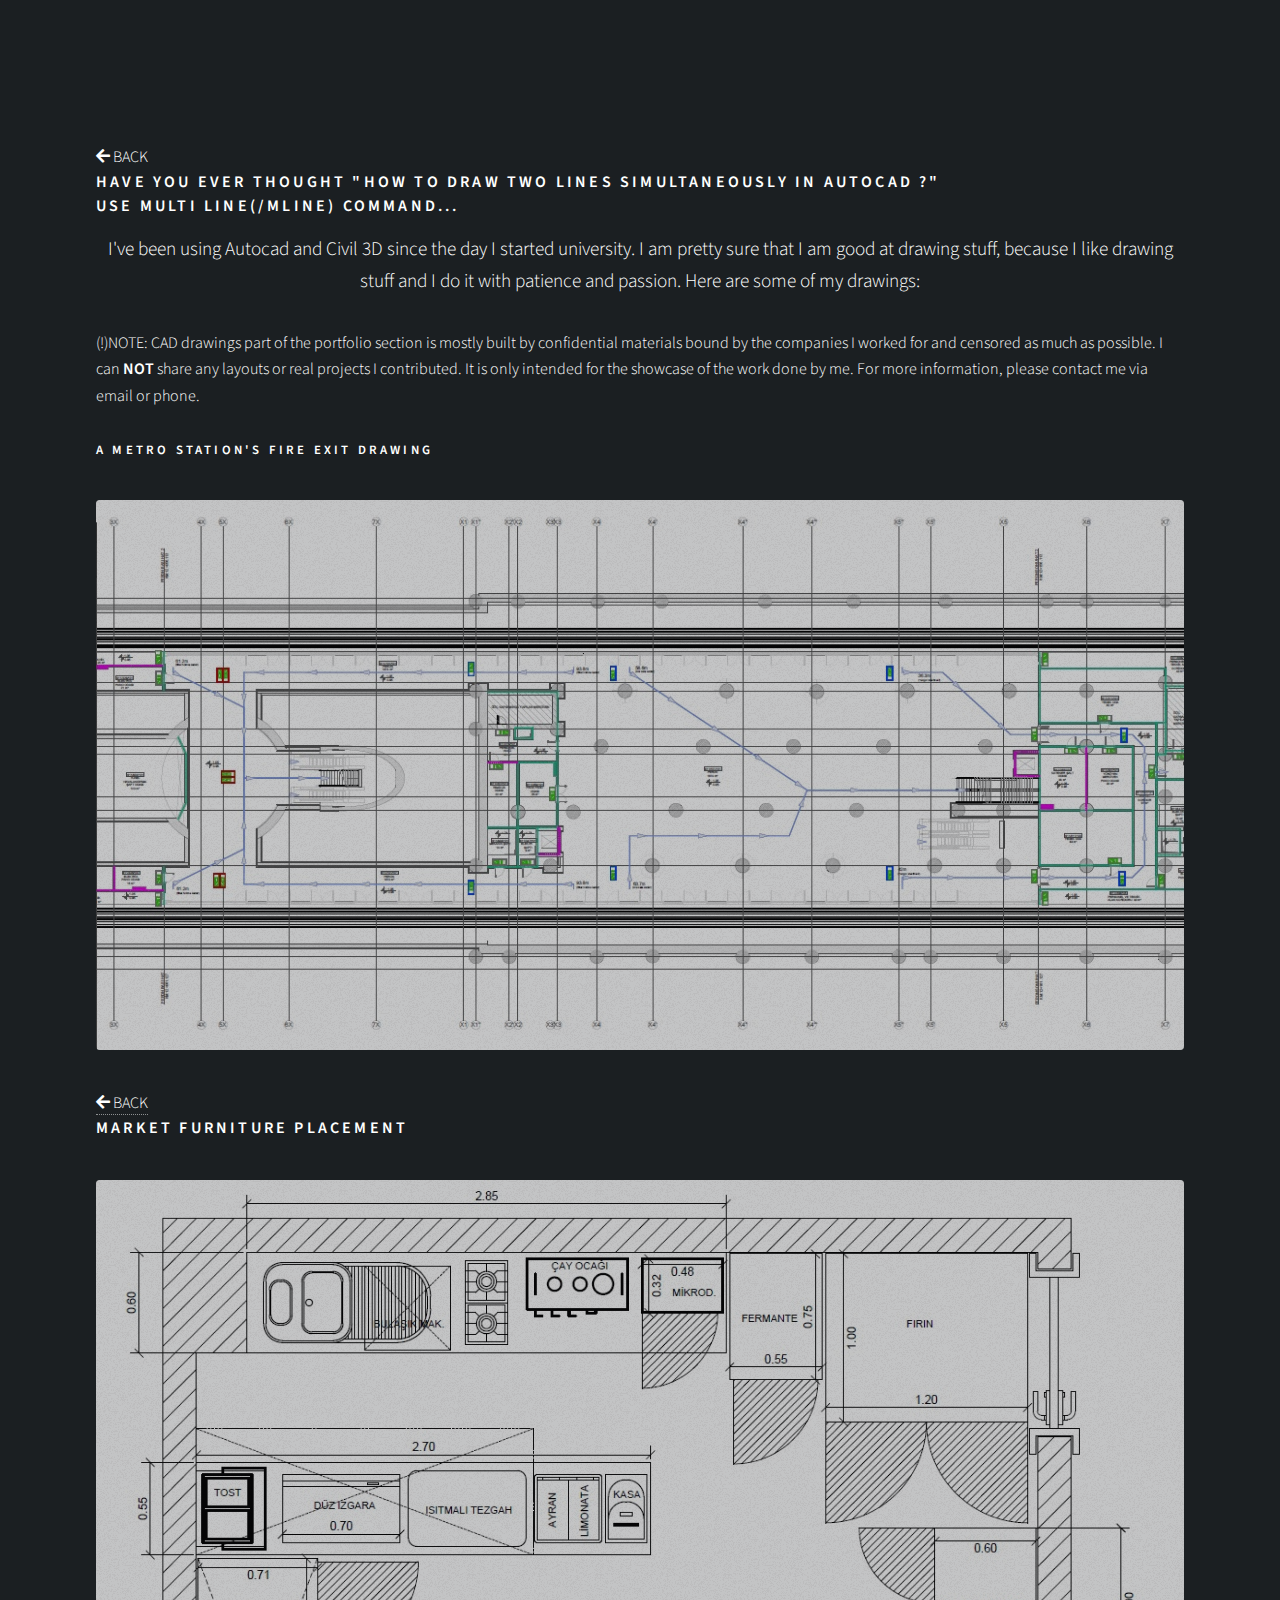
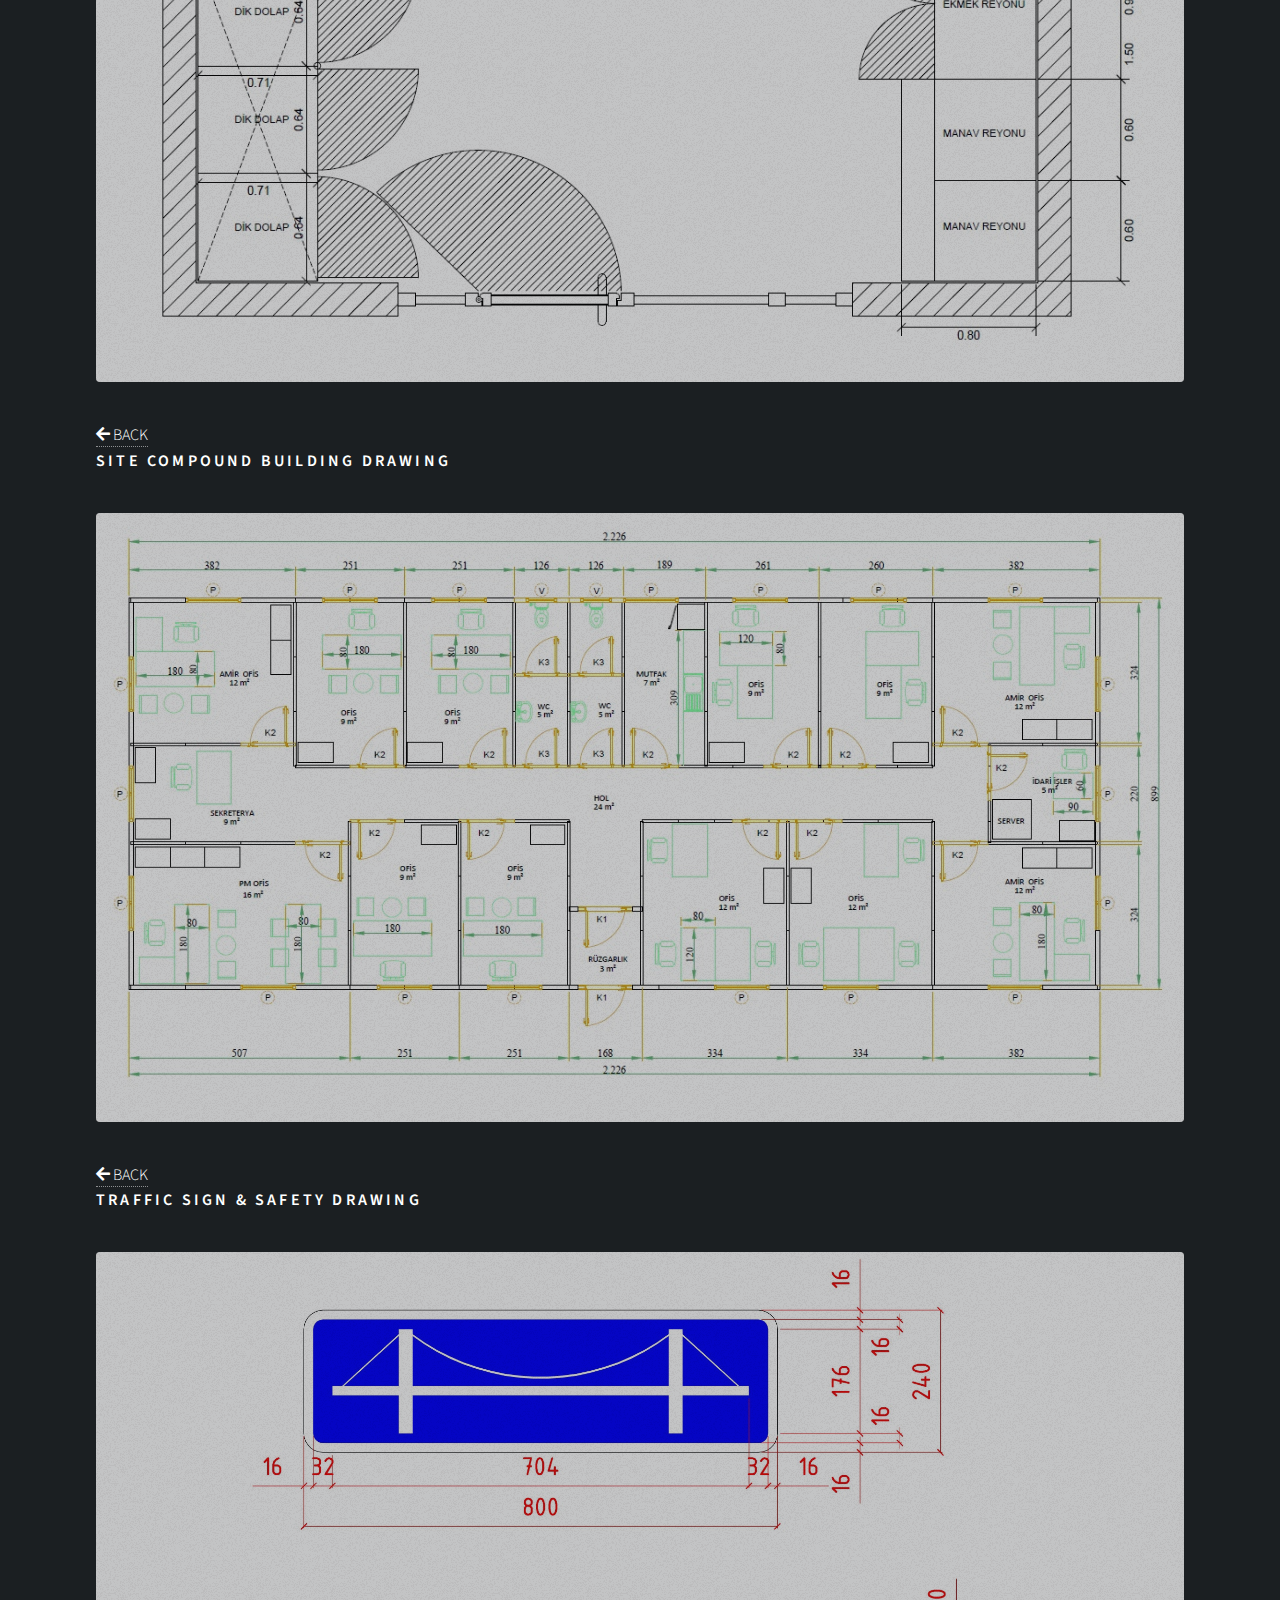
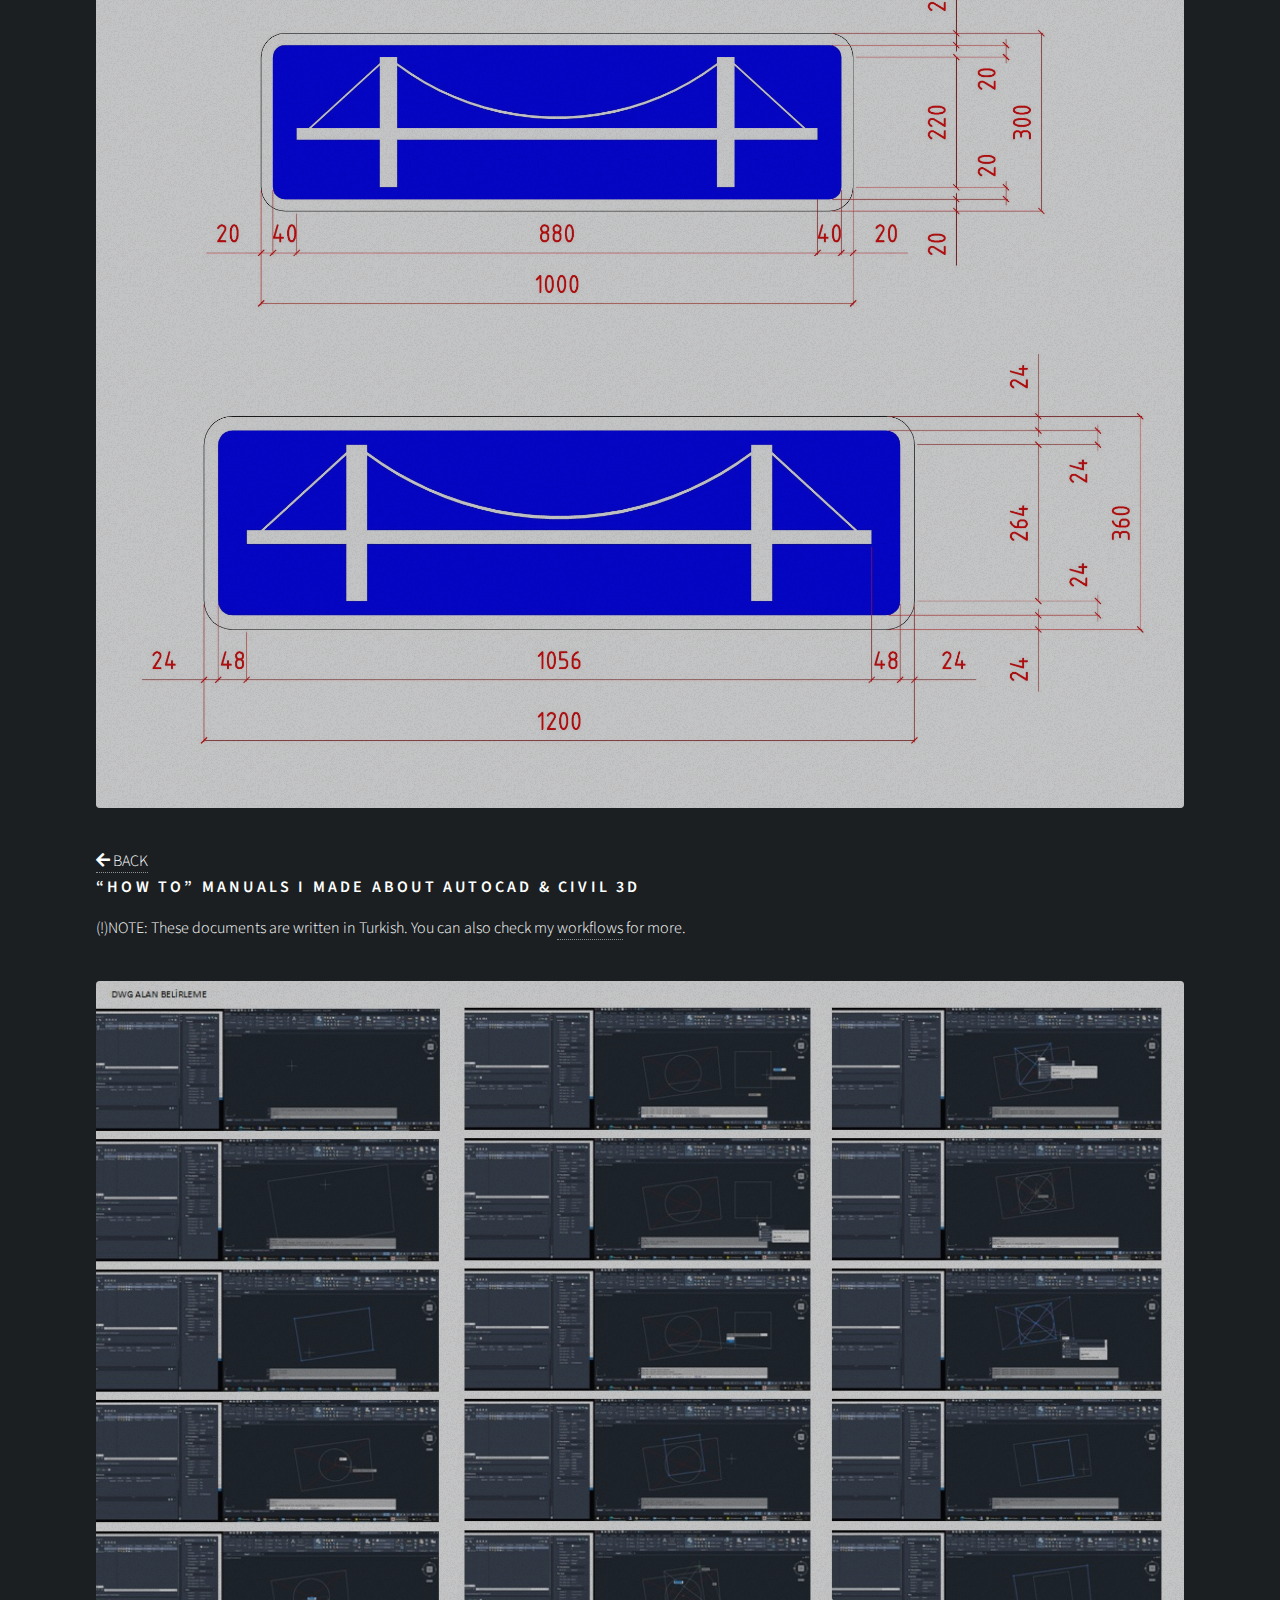
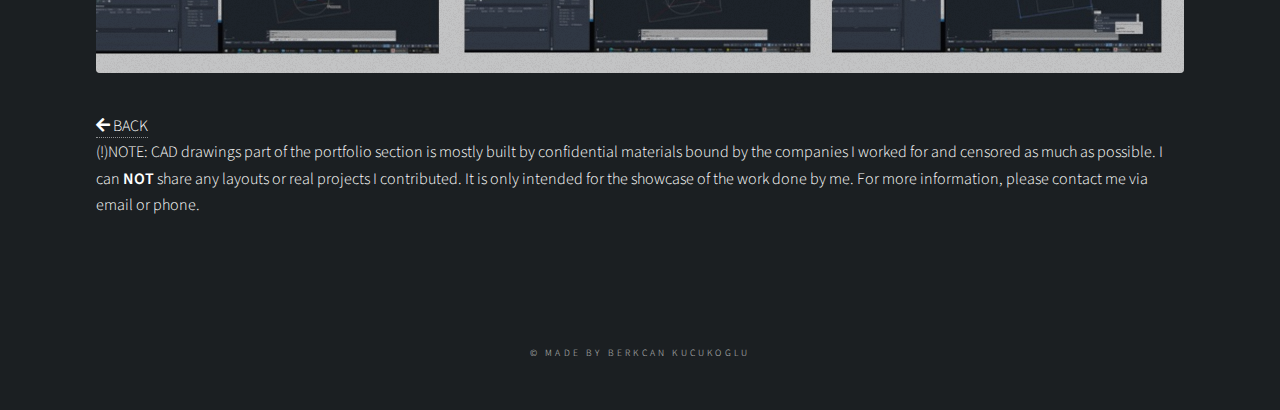
<file: drawings.html>
<!DOCTYPE HTML>
<html>
	<head>
		<title>Berkcan Kucukoglu</title>
		<meta charset="utf-8" />
		<meta name="viewport" content="width=device-width, initial-scale=1, user-scalable=no" />
		<link rel="stylesheet" href="assets/css/main.css" />
		<noscript><link rel="stylesheet" href="assets/css/noscript.css" /></noscript>
	</head>
	<body class="is-preload">

		<!-- Wrapper -->
		<div id="wrapper">
			<div id="generic">
				<section class="post">
					<header class="major">
						<div class="back">
							<a href="index.html#portfolio">
								<span class="fas fa-arrow-left"></span> BACK
							</a>
						</div>
						<!--<span class="date">April 25, 2017</span>-->
						<h3>Have you ever thought "how to draw two lines simultaneously in autocad ?" <br />
							Use Multi Line(/mline) command...</h3>
						<p>I've been using Autocad and Civil 3D since the day I started university. I am pretty sure that I am good at drawing stuff, because I like drawing stuff and I do it with patience and passion. Here are some of my drawings:</p>
					</header>
					<p>(!)NOTE: CAD drawings part of the portfolio section is mostly built by confidential materials bound by the companies I worked for and censored as much as possible. I can <b>NOT</b> share any layouts or real projects I contributed. It is only intended for the showcase of the work done by me. For more information, please contact me via email or phone.</p>
					
					<!--metro istasyon cizim-->
					<header class="major">
						<h4>A Metro Station's Fire Exit Drawing</h4>
					</header>
					<div class="image main"><img src="images/drawing3.jpg" alt=""></div>
					
					<!-- kandin cizim-->
					<div class="back">
						<a href="index.html#portfolio">
							<span class="fas fa-arrow-left"></span> BACK
						</a>
					</div>
					<header class="major">
						<h3>Market Furniture Placement</h3>
					</header>
					<div class="image main"><img src="images/drawing4.jpg" alt=""></div>

					<!--bina cizimi-->
					<div class="back">
						<a href="index.html#portfolio">
							<span class="fas fa-arrow-left"></span> BACK
						</a>
					</div>
					<header class="major">
						<h3>Site Compound Building Drawing </h3>
					</header>
					<div class="image main"><img src="images/drawing2.jpg" alt=""></div>

					<!--tabela cizimi-->
					<div class="back">
						<a href="index.html#portfolio">
							<span class="fas fa-arrow-left"></span> BACK
						</a>
					</div>
					<header class="major">
						<h3>Traffic Sign & Safety Drawing</h3>
					</header>
					<div class="image main"><img src="images/drawing5.jpg" alt=""></div>

					<!--Manuals and Presentation-->
					<div class="back">
						<a href="index.html#portfolio">
							<span class="fas fa-arrow-left"></span> BACK
						</a>
					</div>
					<header class="major">
						<h3>“How To” manuals I made about AutoCAD & Civil 3D</h3>
					</header>
					<p>(!)NOTE: These documents are written in Turkish. You can also check my <a href="workflows.html" target="_blank">workflows</a> for more.</p>
					<div class="image main"><img src="images/drawing6.jpg" alt=""></div>

					<div class="back">
						<a href="index.html#portfolio">
							<span class="fas fa-arrow-left"></span> BACK
						</a>
					</div>
					<p>(!)NOTE: CAD drawings part of the portfolio section is mostly built by confidential materials bound by the companies I worked for and censored as much as possible. I can <b>NOT</b> share any layouts or real projects I contributed. It is only intended for the showcase of the work done by me. For more information, please contact me via email or phone.</p>
				</section>
			</div>
				<!-- Footer -->
				<footer id="footer">
					<p class="copyright">&copy; Made By Berkcan Kucukoglu</p>
				</footer>
			</div>

		<!-- Scripts -->
		<script src="assets/js/jquery.min.js"></script>
		<script src="assets/js/browser.min.js"></script>
		<script src="assets/js/breakpoints.min.js"></script>
		<script src="assets/js/util.js"></script>
		<script src="assets/js/main.js"></script>


	</body>
</html>
</file>
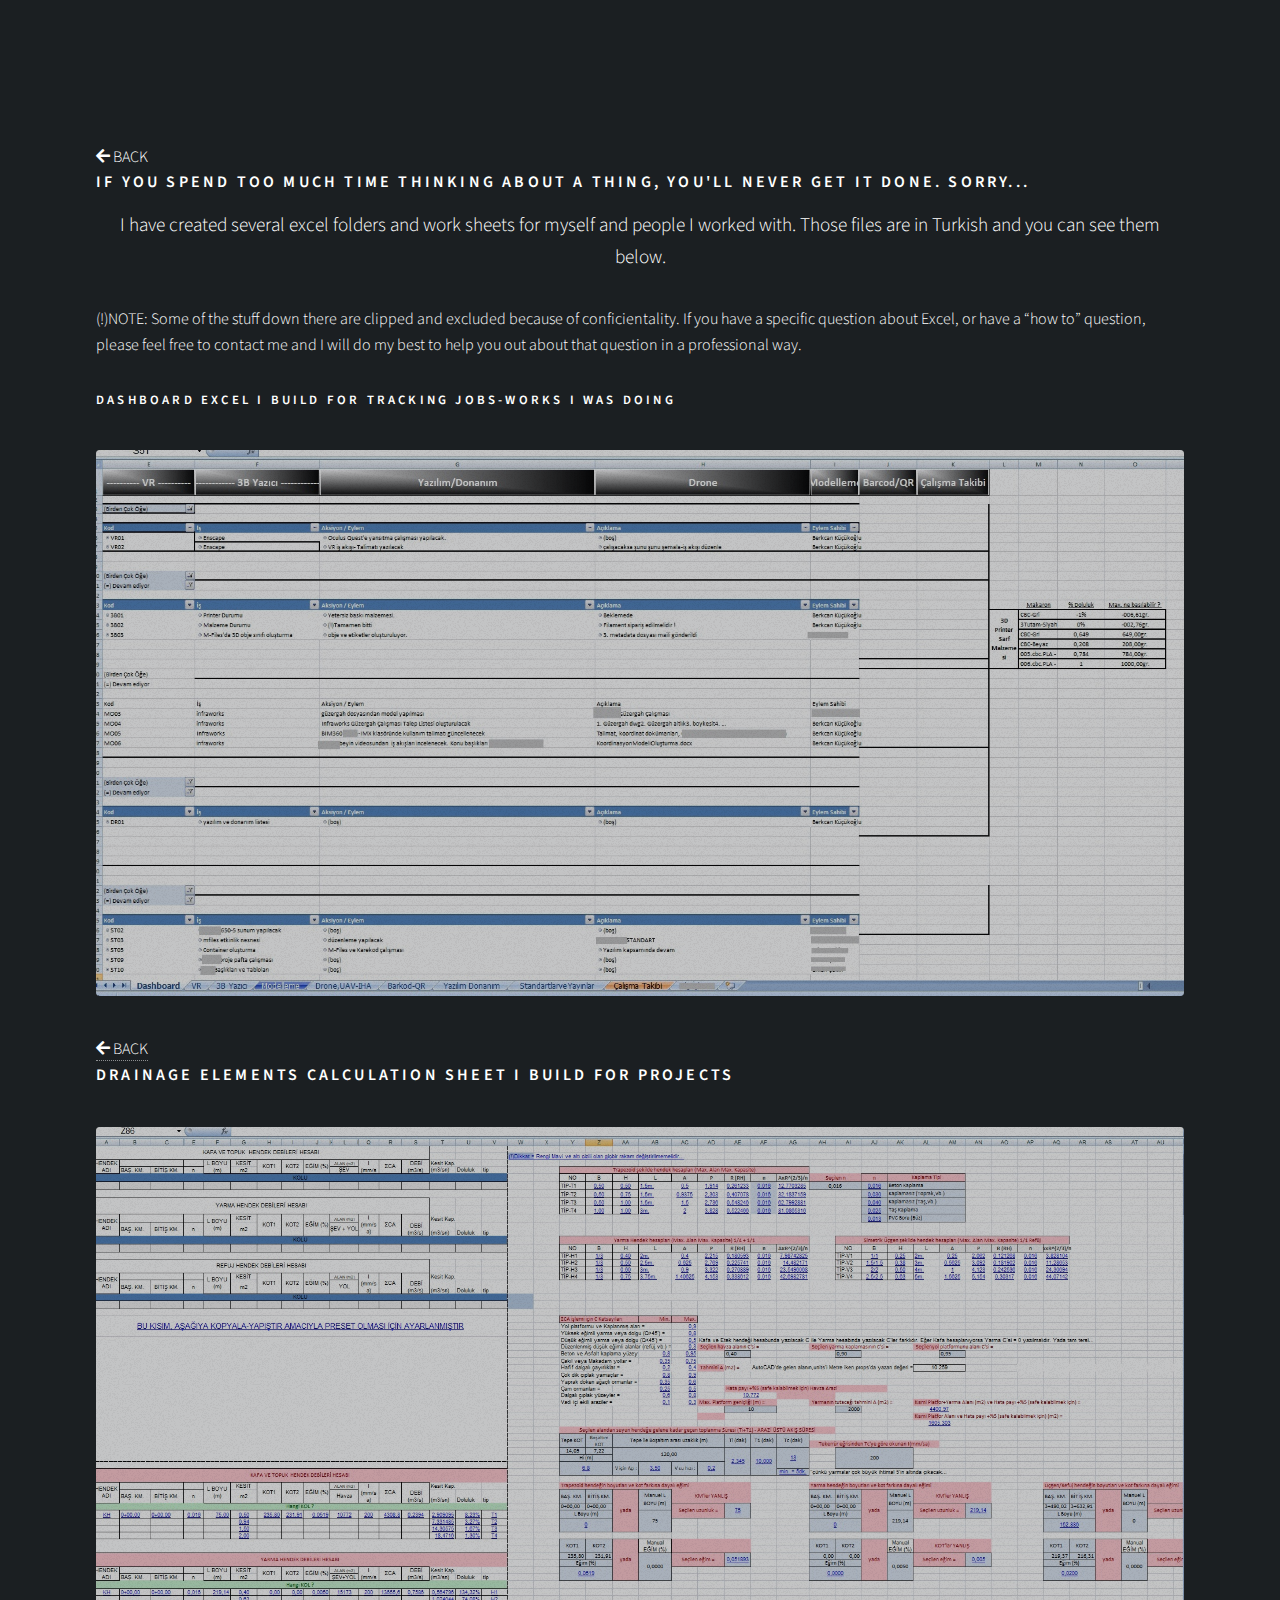
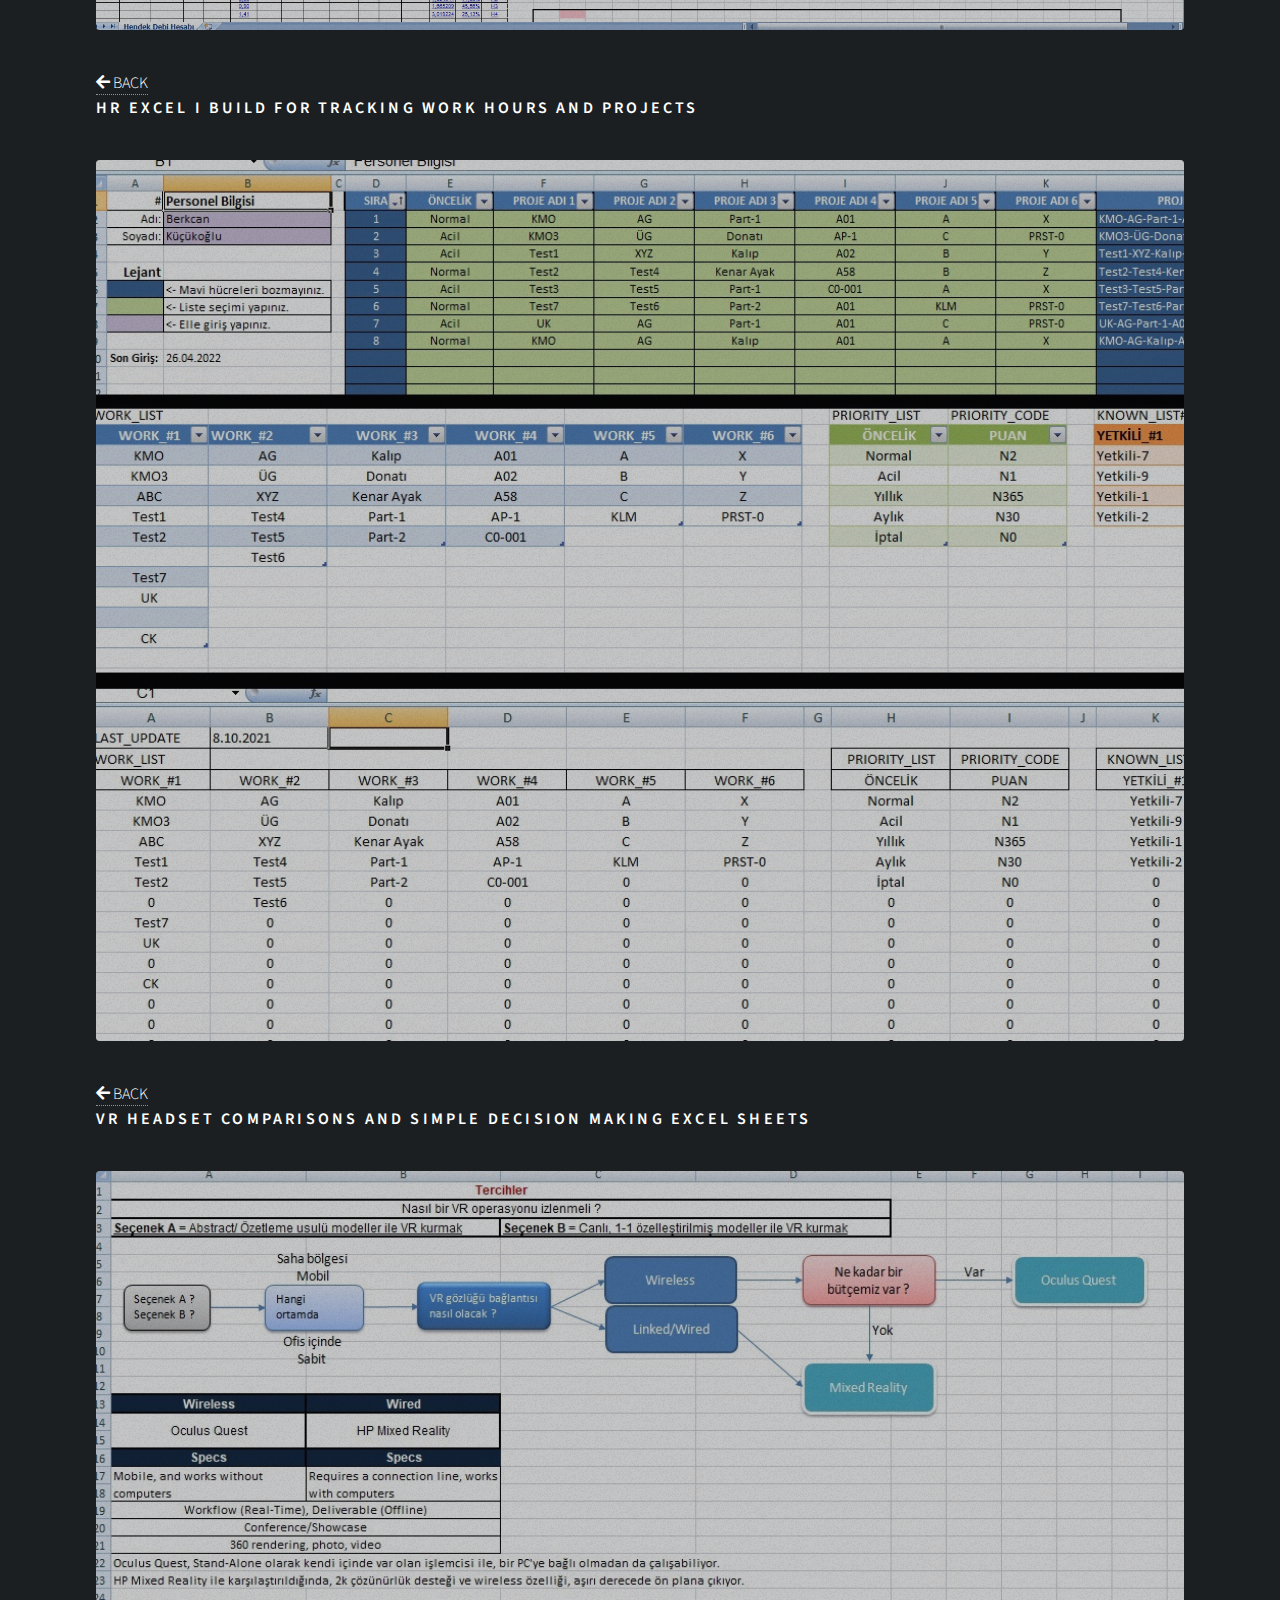
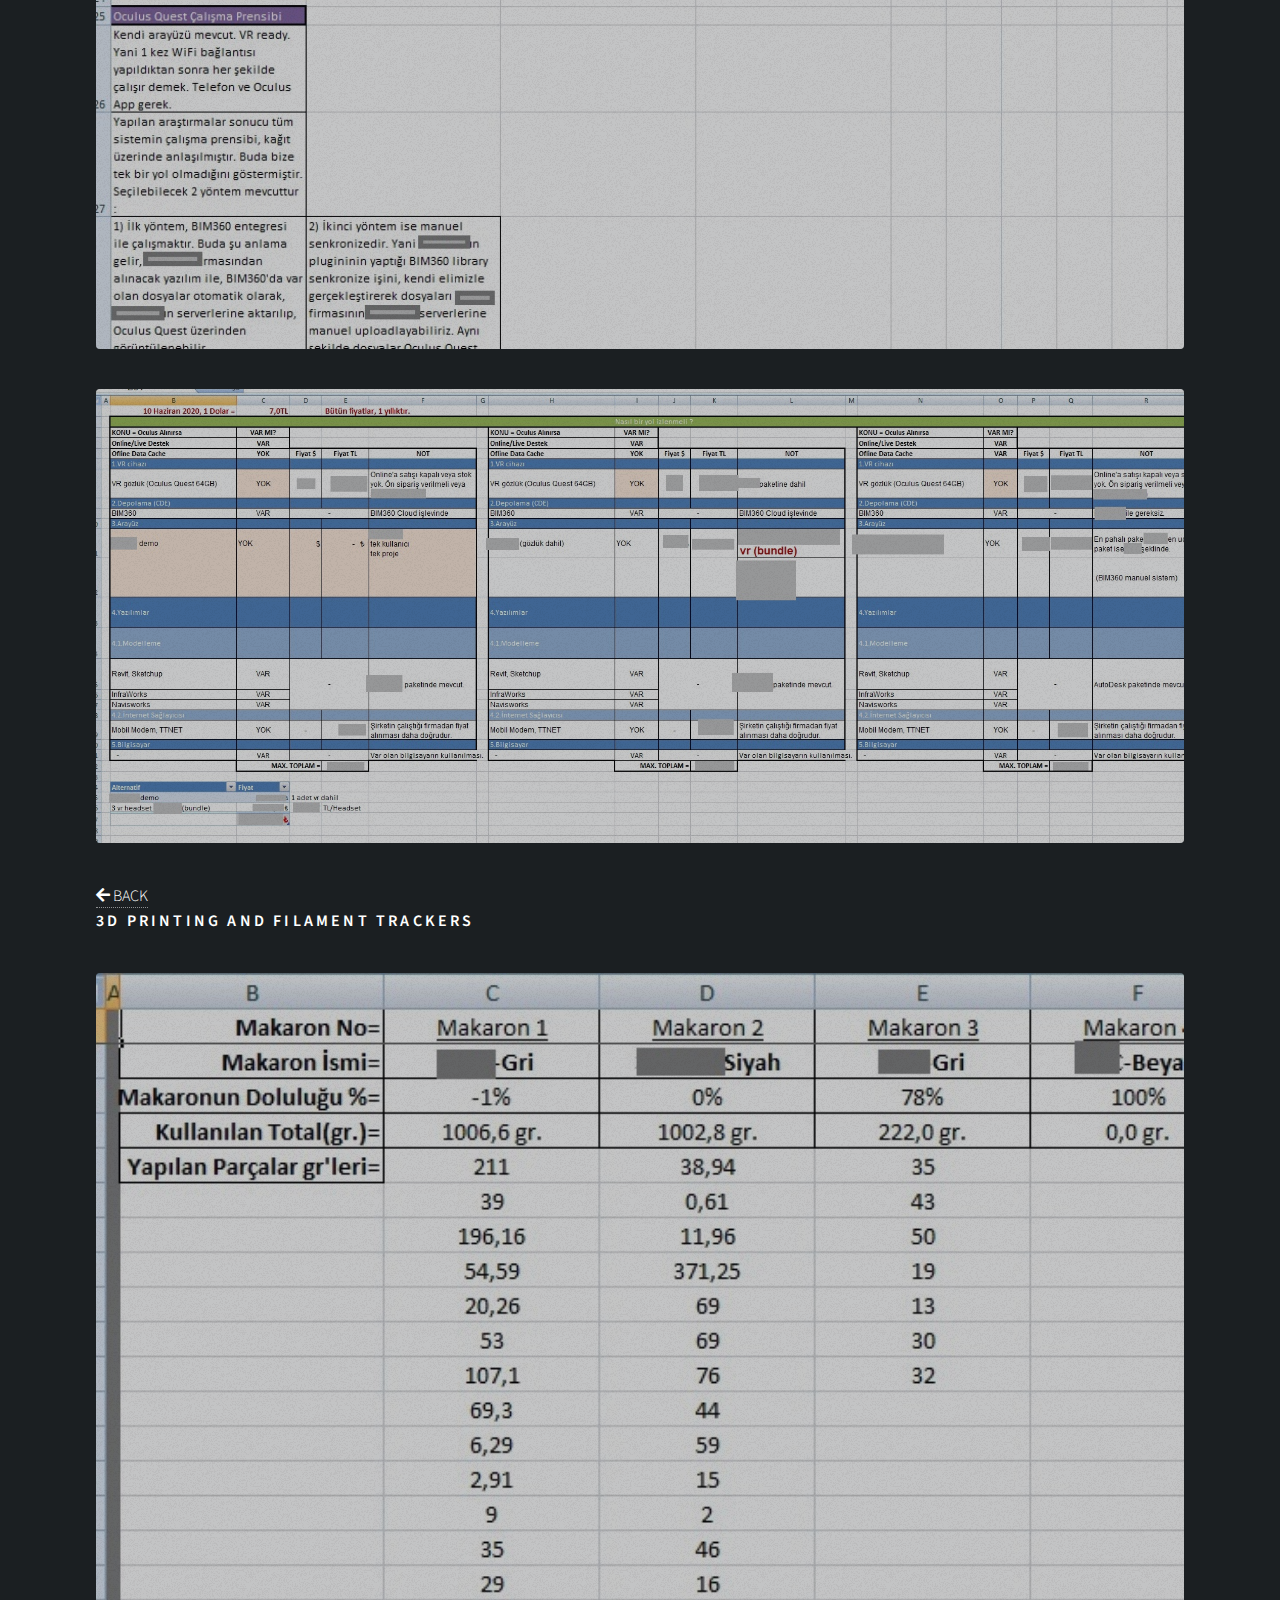
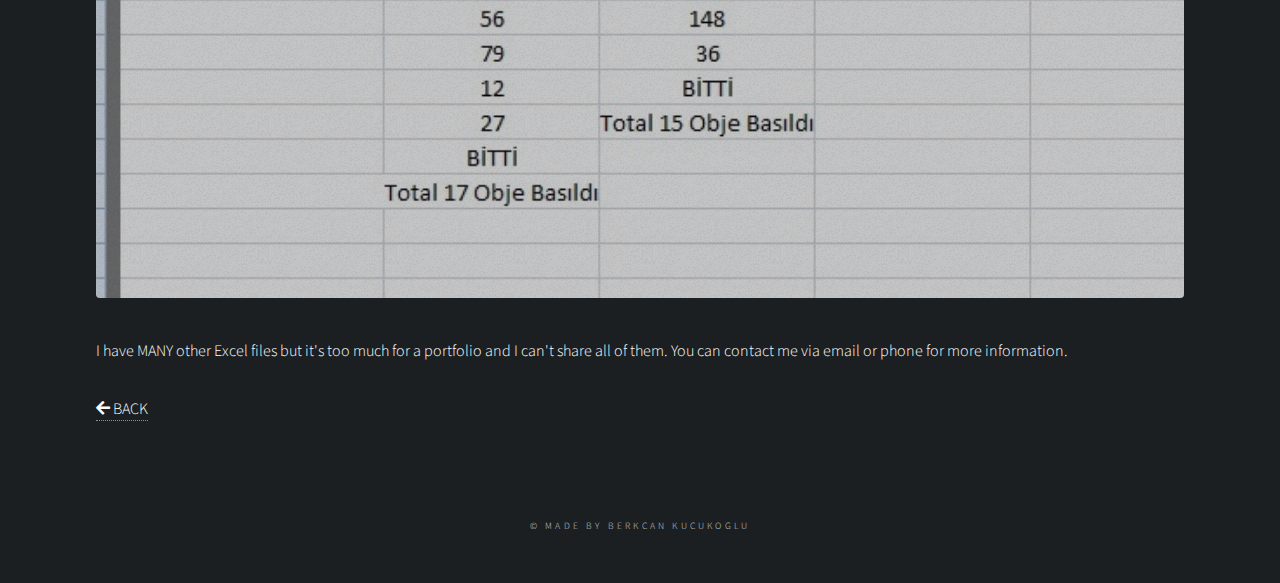
<file: excelworks.html>
<!DOCTYPE HTML>
<html>
	<head>
		<title>Berkcan Kucukoglu</title>
		<meta charset="utf-8" />
		<meta name="viewport" content="width=device-width, initial-scale=1, user-scalable=no" />
		<link rel="stylesheet" href="assets/css/main.css" />
		<noscript><link rel="stylesheet" href="assets/css/noscript.css" /></noscript>
	</head>
	<body class="is-preload">

		<!-- Wrapper -->
		<div id="wrapper">
			<div id="generic">
				<section class="post">
					<header class="major">
						<div class="back">
							<a href="index.html#portfolio">
								<span class="fas fa-arrow-left"></span> BACK
							</a>
						</div>
						<!--<span class="date">April 25, 2017</span>-->
						<h3>If you spend too much time thinking about a thing, you'll never get it done. Sorry...</h3>
						<p>I have created several excel folders and work sheets for myself and people I worked with. Those files are in Turkish and you can see them below.</p>
					</header>
					<p>(!)NOTE: Some of the stuff down there are clipped and excluded because of conficientality. If you have a specific question about Excel, or have a “how to” question, please feel free to contact me and I will do my best to help you out about that question in a professional way. </p>
					
					<!--dashboard-->
					<header class="major">
						<h4>Dashboard Excel I build for tracking jobs-works I was doing</h4>
					</header>
					<div class="image main"><img src="images/excel-dashboard.jpg" alt=""></div>
					
					<!-- drenaj-->
					<div class="back">
						<a href="index.html#portfolio">
							<span class="fas fa-arrow-left"></span> BACK
						</a>
					</div>
					<header class="major">
						<h3>Drainage elements calculation sheet I build for projects</h3>
					</header>
					<div class="image main"><img src="images/excel-drenaj.jpg" alt=""></div>

					<!--HR-adam/saat-->
					<div class="back">
						<a href="index.html#portfolio">
							<span class="fas fa-arrow-left"></span> BACK
						</a>
					</div>
					<header class="major">
						<h3>HR Excel I build for tracking work hours and projects</h3>
					</header>
					<div class="image main"><img src="images/excel-ik.jpg" alt=""></div>

					<!--oculus quest-->
					<div class="back">
						<a href="index.html#portfolio">
							<span class="fas fa-arrow-left"></span> BACK
						</a>
					</div>
					<header class="major">
						<h3>vr headset comparisons and simple decision making excel sheets </h3>
					</header>
					<div class="image main"><img src="images/excel-quest1.jpg" alt=""></div>
					<div class="image main"><img src="images/excel-quest2.jpg" alt=""></div>
					
					<!--filament tracker-->
					<div class="back">
						<a href="index.html#portfolio">
							<span class="fas fa-arrow-left"></span> BACK
						</a>
					</div>
					<header class="major">
						<h3>3D printing and Filament trackers</h3>
					</header>
					<div class="image main"><img src="images/excel-tracker.jpg" alt=""></div>
					<p>I have MANY other Excel files but it's too much for a portfolio and I can't share all of them. You can contact me via email or phone for more information. </p>
					
					<div class="back">
						<a href="index.html#portfolio">
							<span class="fas fa-arrow-left"></span> BACK
						</a>
					</div>
					
				</section>
			</div>
				<!-- Footer -->
				<footer id="footer">
					<p class="copyright">&copy; Made By Berkcan Kucukoglu</p>
				</footer>
			</div>

		<!-- Scripts -->
		<script src="assets/js/jquery.min.js"></script>
		<script src="assets/js/browser.min.js"></script>
		<script src="assets/js/breakpoints.min.js"></script>
		<script src="assets/js/util.js"></script>
		<script src="assets/js/main.js"></script>


	</body>
</html>
</file>
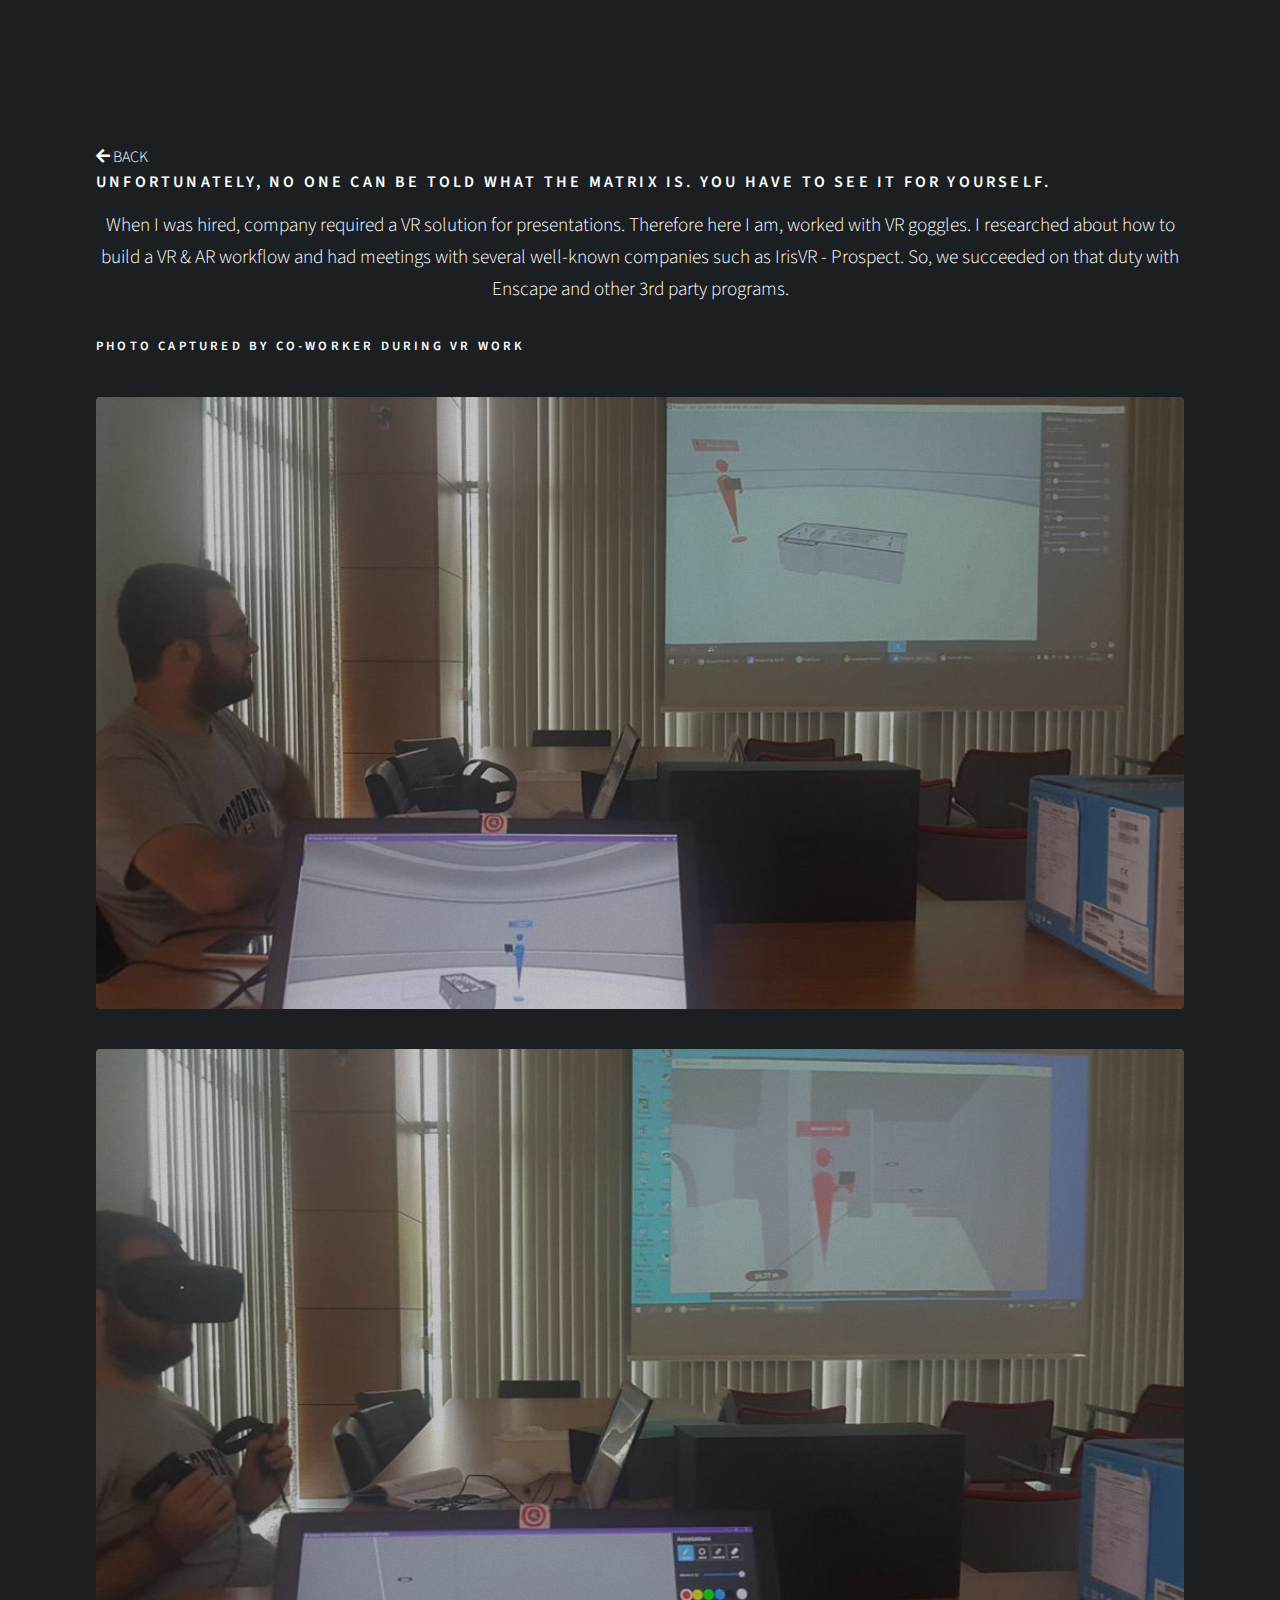
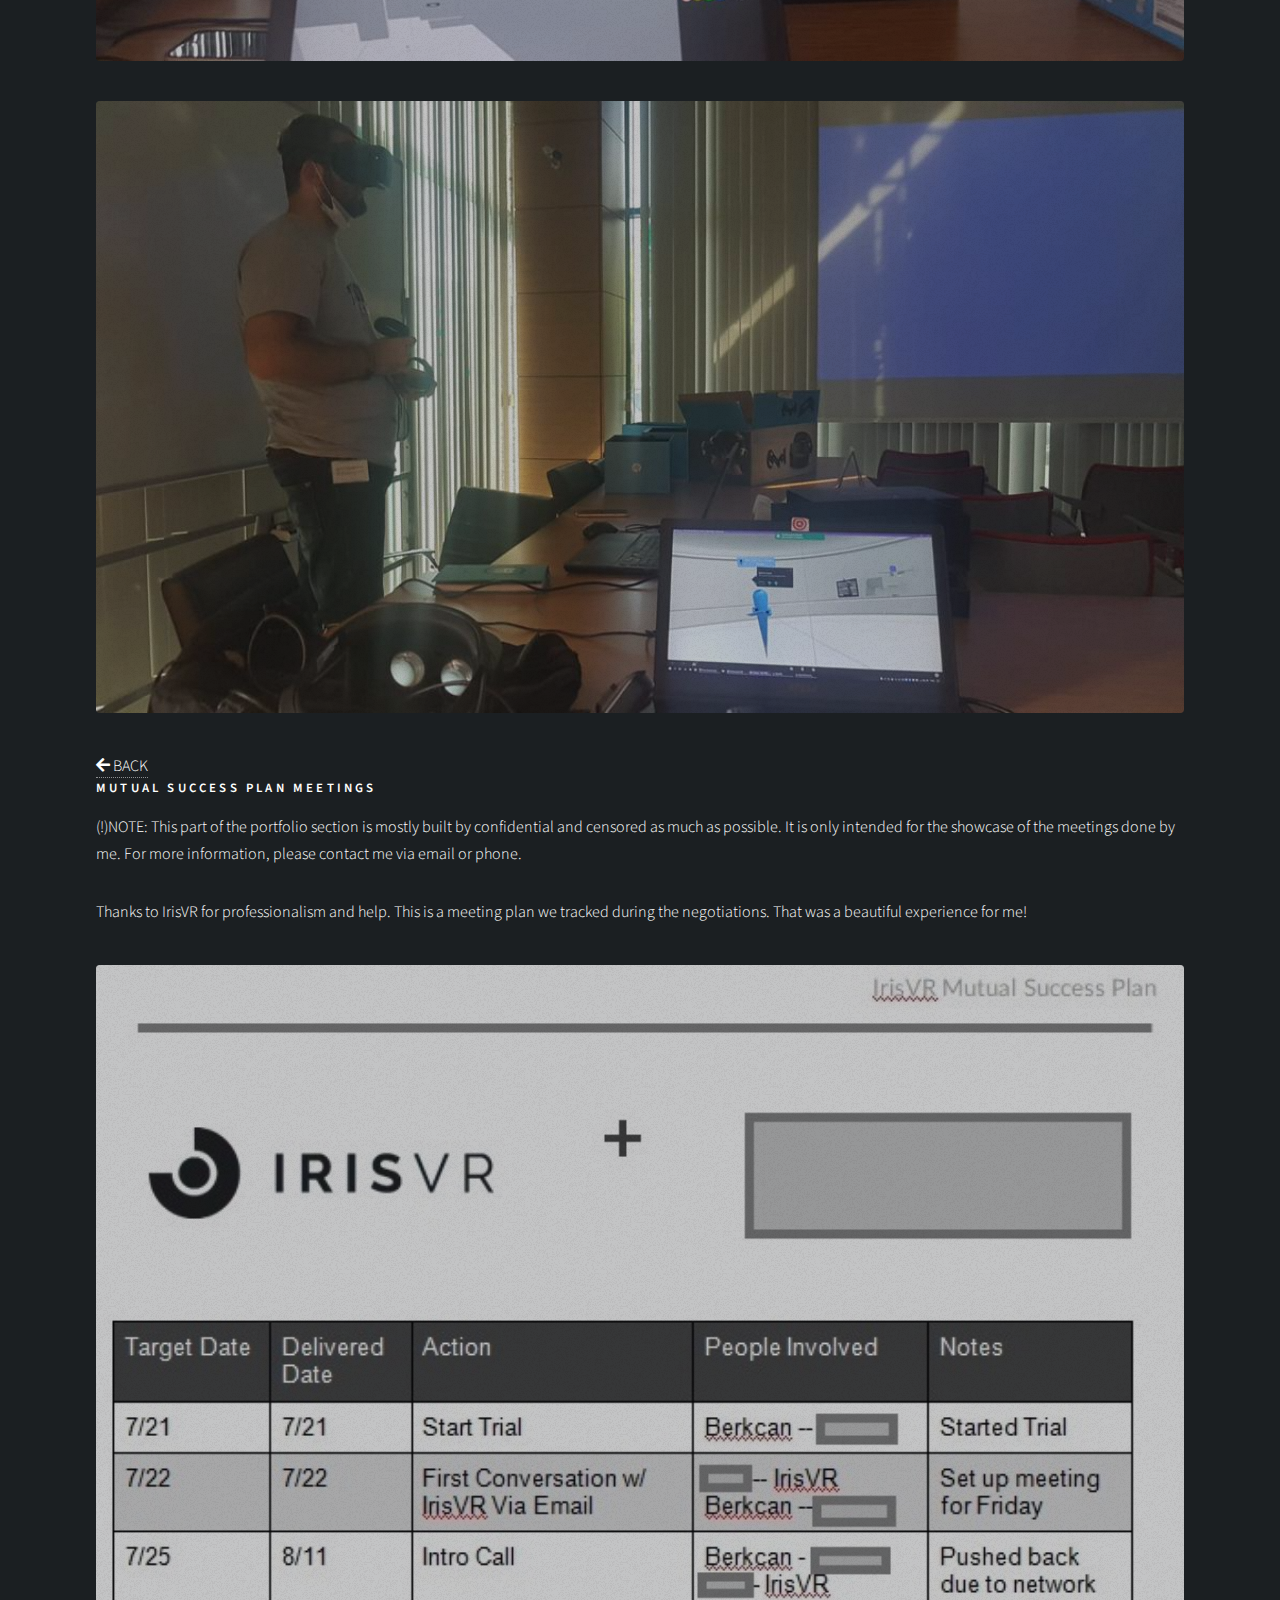
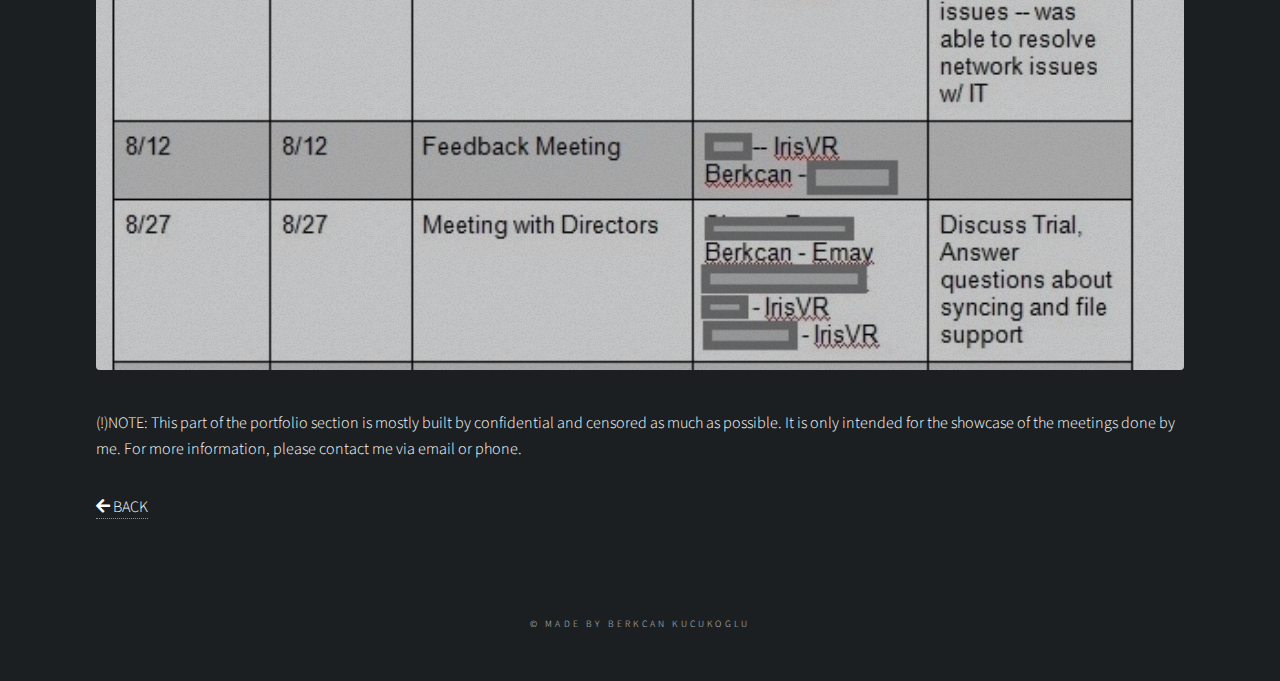
<file: vrworks.html>
<!DOCTYPE HTML>
<html>
	<head>
		<title>Berkcan Kucukoglu</title>
		<meta charset="utf-8" />
		<meta name="viewport" content="width=device-width, initial-scale=1, user-scalable=no" />
		<link rel="stylesheet" href="assets/css/main.css" />
		<noscript><link rel="stylesheet" href="assets/css/noscript.css" /></noscript>
	</head>
	<body class="is-preload">

		<!-- Wrapper -->
		<div id="wrapper">
			<div id="generic">
				<section class="post">
					<header class="major">
						<div class="back">
							<a href="index.html#portfolio">
								<span class="fas fa-arrow-left"></span> BACK
							</a>
						</div>
						<!--<span class="date">April 25, 2017</span>-->
						<h3>Unfortunately, no one can be told what the Matrix is. You have to see it for yourself.</h3>
						<p>When I was hired, company required a VR solution for presentations. Therefore here I am, worked with VR goggles. I researched about how to build a VR & AR workflow and had meetings with several well-known companies such as IrisVR - Prospect. So, we succeeded on that duty with Enscape and other 3rd party programs.</p>
					</header>

					<!--vr photos-->
					<header class="major">
						<h4>Photo captured by co-worker during vr work</h4>
					</header>
					<div class="image main"><img src="images/vr4.JPG" alt=""></div>
					<div class="image main"><img src="images/vr3.JPG" alt=""></div>
					<div class="image main"><img src="images/vr2.JPG" alt=""></div>
					
					<div class="back">
						<a href="index.html#portfolio">
							<span class="fas fa-arrow-left"></span> BACK
						</a>
					</div>

					<!--mutual success plan-->
					<header class="major">
						<h4>Mutual Success Plan Meetings</h4>
					</header>
					<p>(!)NOTE: This part of the portfolio section is mostly built by confidential and censored as much as possible. It is only intended for the showcase of the meetings done by me. For more information, please contact me via email or phone.</p>
					<p>Thanks to IrisVR for professionalism and help. This is a meeting plan we tracked during the negotiations. That was a beautiful experience for me!</p>
					<div class="image main"><img src="images/meeting1.jpg" alt=""></div>
					<p>(!)NOTE: This part of the portfolio section is mostly built by confidential and censored as much as possible. It is only intended for the showcase of the meetings done by me. For more information, please contact me via email or phone.</p>

					<div class="back">
						<a href="index.html#portfolio">
							<span class="fas fa-arrow-left"></span> BACK
						</a>
					</div>

				</section>
			</div>
				<!-- Footer -->
				<footer id="footer">
					<p class="copyright">&copy; Made By Berkcan Kucukoglu</p>
				</footer>
			</div>

		<!-- Scripts -->
		<script src="assets/js/jquery.min.js"></script>
		<script src="assets/js/browser.min.js"></script>
		<script src="assets/js/breakpoints.min.js"></script>
		<script src="assets/js/util.js"></script>
		<script src="assets/js/main.js"></script>


	</body>
</html>
</file>
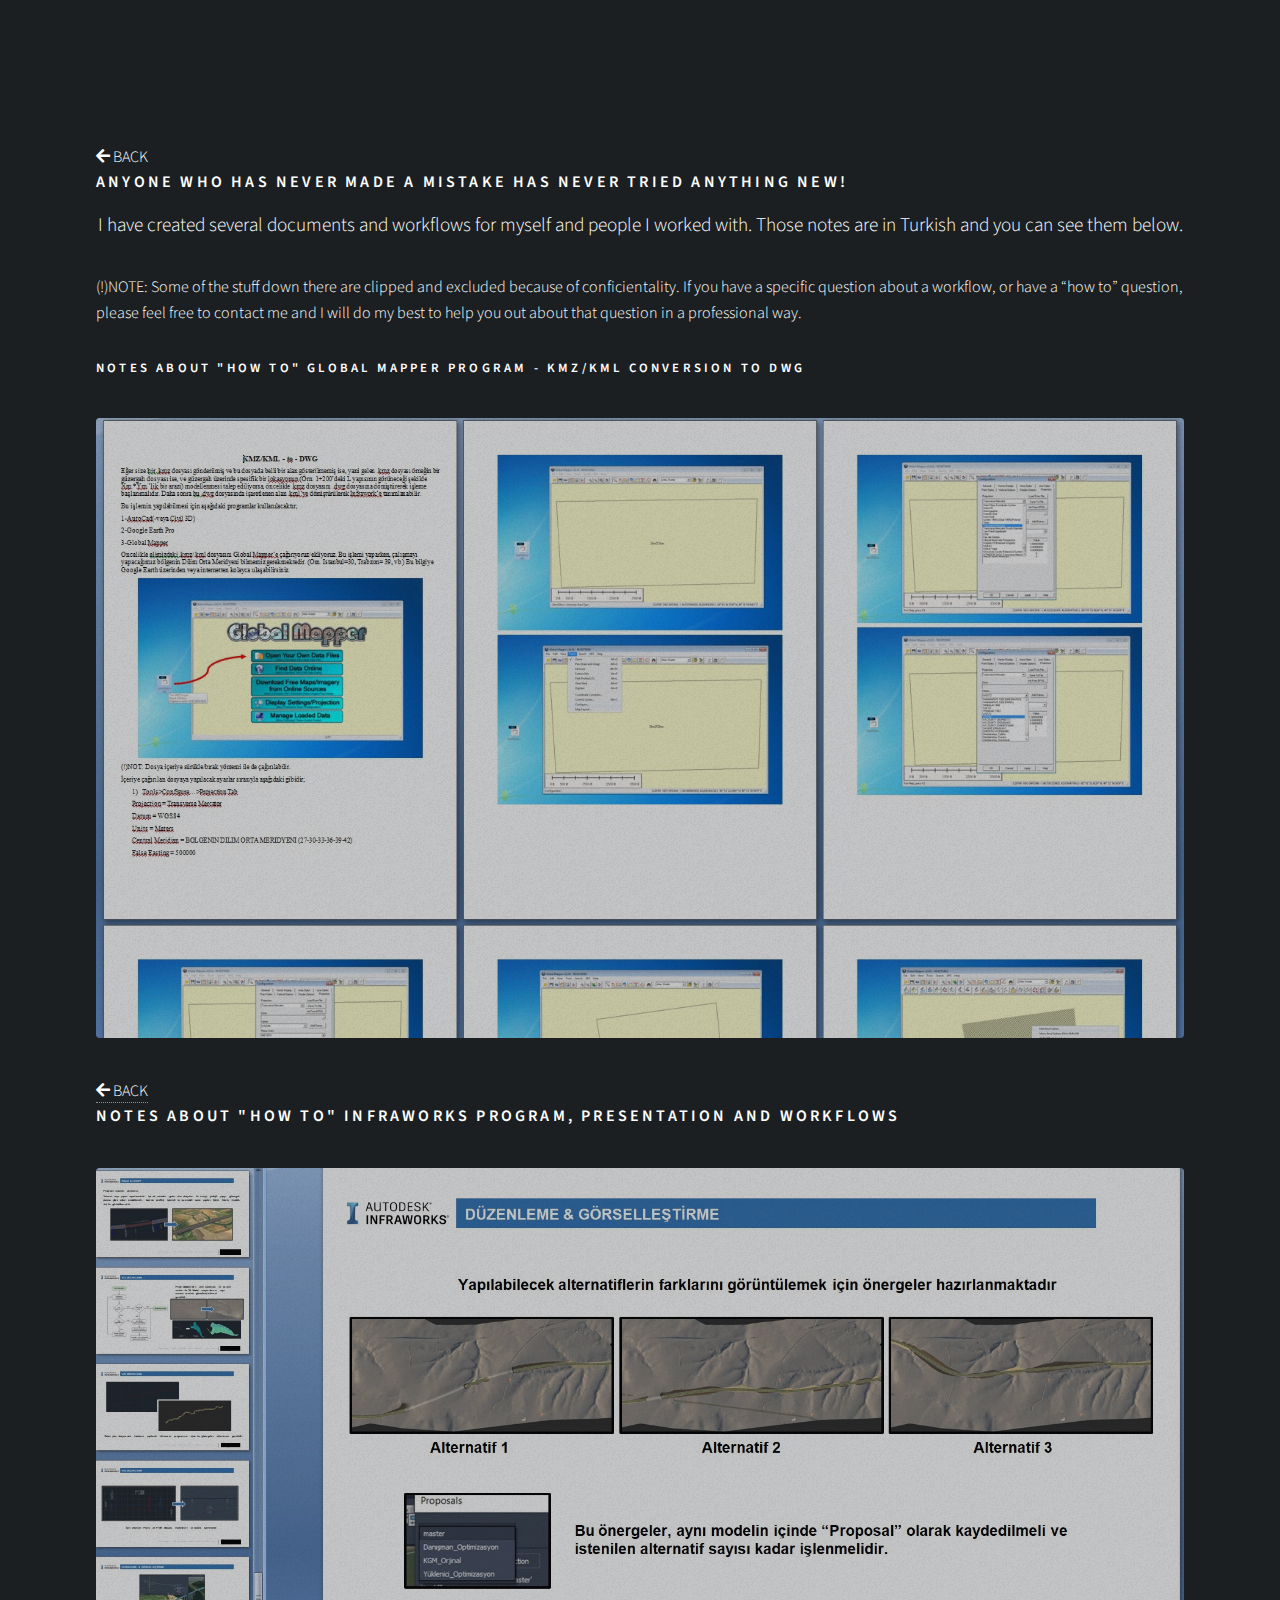
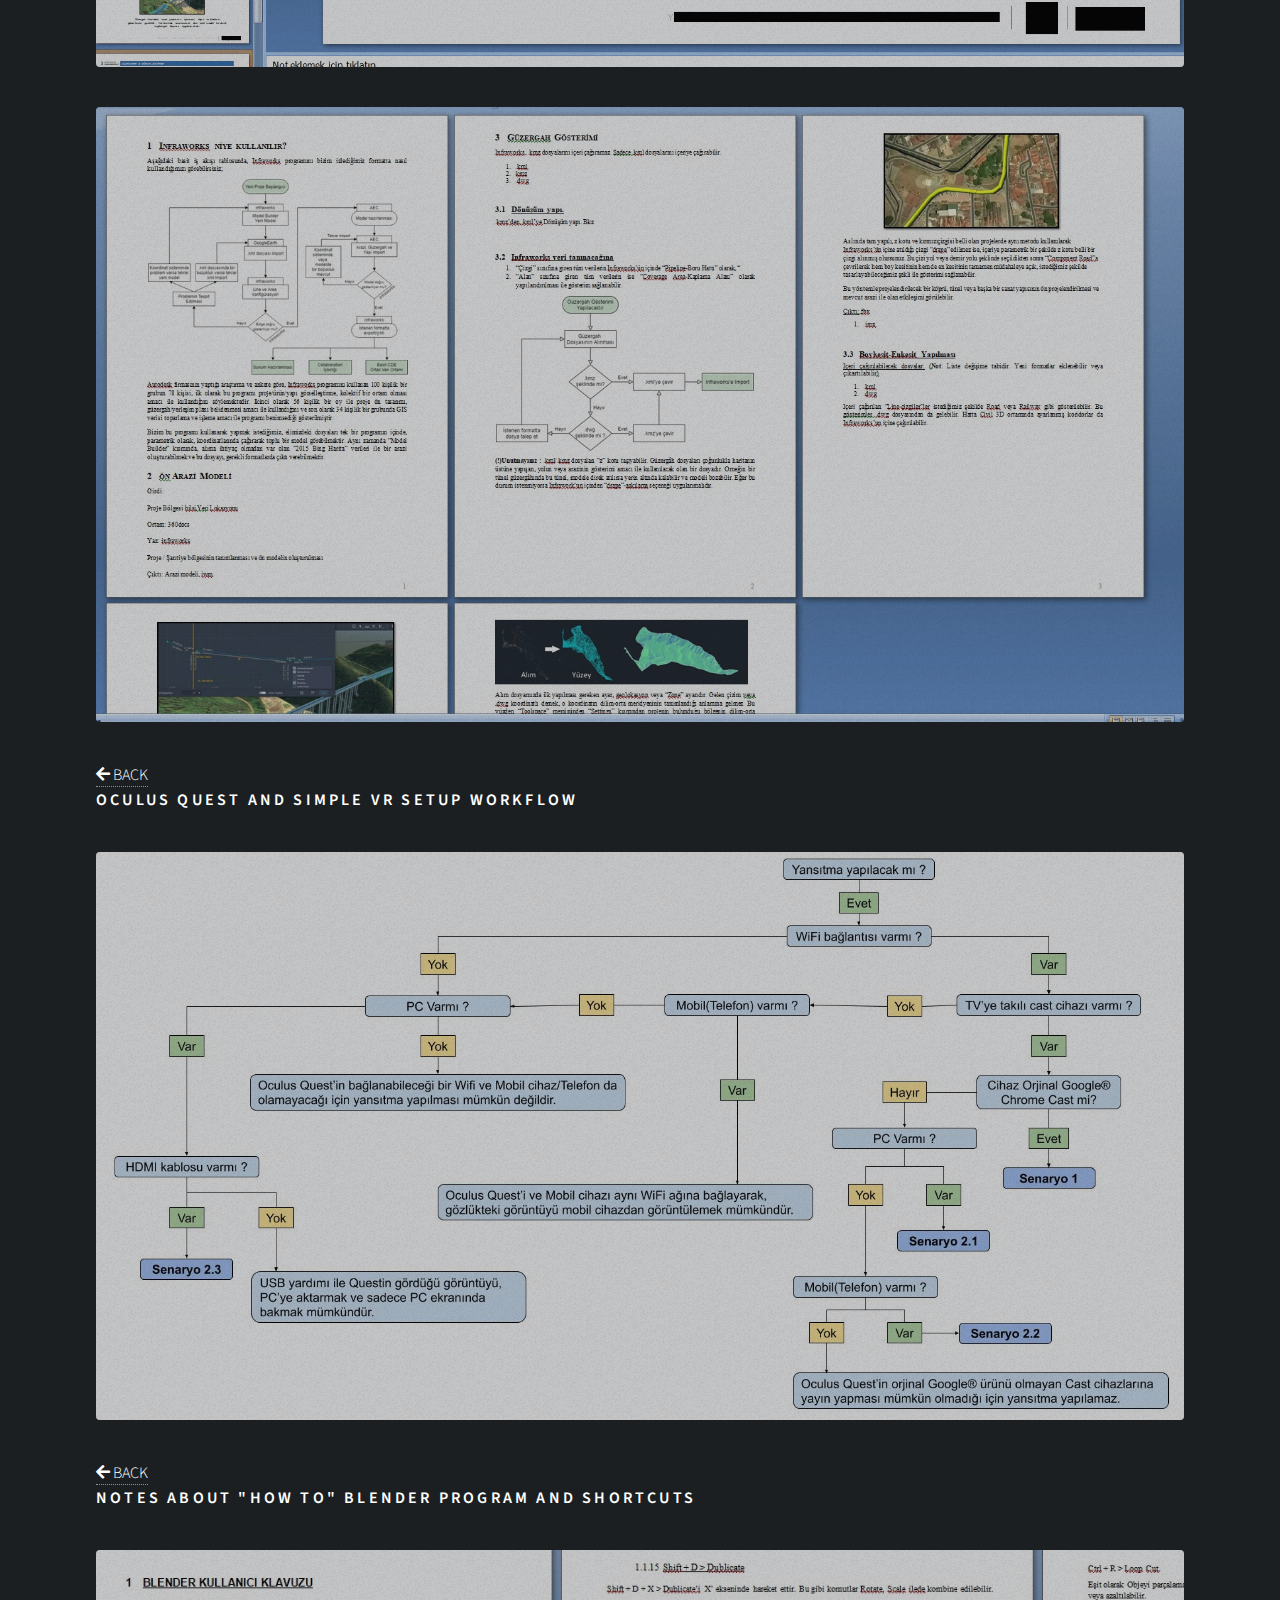
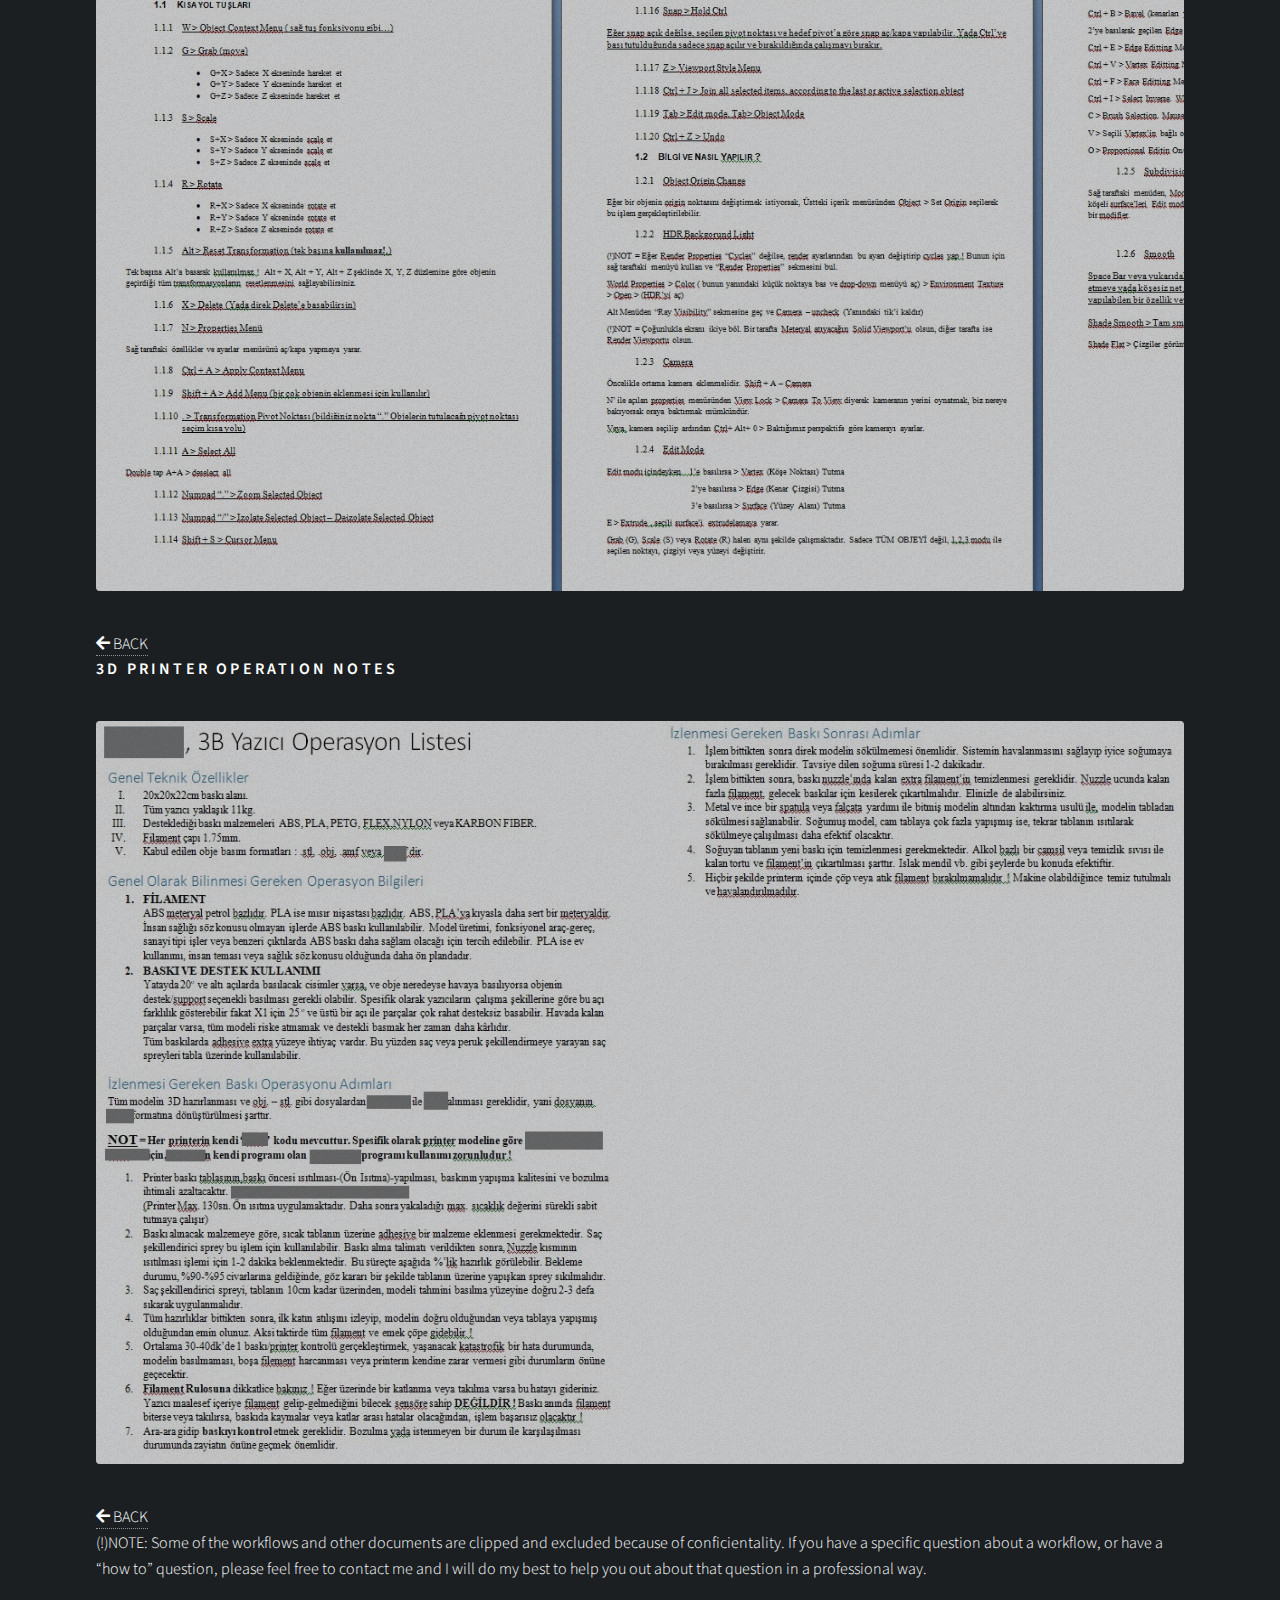
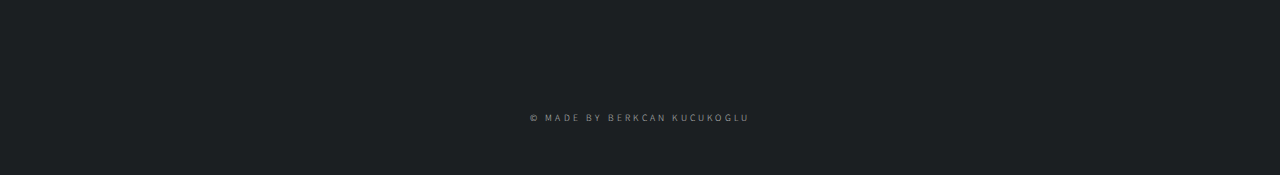
<file: workflows.html>
<!DOCTYPE HTML>
<html>
	<head>
		<title>Berkcan Kucukoglu</title>
		<meta charset="utf-8" />
		<meta name="viewport" content="width=device-width, initial-scale=1, user-scalable=no" />
		<link rel="stylesheet" href="assets/css/main.css" />
		<noscript><link rel="stylesheet" href="assets/css/noscript.css" /></noscript>
	</head>
	<body class="is-preload">

		<!-- Wrapper -->
		<div id="wrapper">
			<div id="generic">
				<section class="post">
					<header class="major">
						<div class="back">
							<a href="index.html#portfolio">
								<span class="fas fa-arrow-left"></span> BACK
							</a>
						</div>
						<!--<span class="date">April 25, 2017</span>-->
						<h3>Anyone who has never made a mistake has never tried anything new!</h3>
						<p>I have created several documents and workflows for myself and people I worked with. Those notes are in Turkish and you can see them below.</p>
					</header>
					<p>(!)NOTE: Some of the stuff down there are clipped and excluded because of conficientality. If you have a specific question about a workflow, or have a “how to” question, please feel free to contact me and I will do my best to help you out about that question in a professional way. </p>
					
					<!--global mapper-->
					<header class="major">
						<h4>Notes about "How to" Global Mapper Program - KMZ/KML conversion to DWG</h4>
					</header>
					<div class="image main"><img src="images/globalmapper-word.jpg" alt=""></div>
					
					<!-- infraworks-->
					<div class="back">
						<a href="index.html#portfolio">
							<span class="fas fa-arrow-left"></span> BACK
						</a>
					</div>
					<header class="major">
						<h3>Notes about "How to" Infraworks Program, Presentation and Workflows</h3>
					</header>
					<div class="image main"><img src="images/infra4.jpg" alt=""></div>
					<div class="image main"><img src="images/infra6.jpg" alt=""></div>

					<!--quest-->
					<div class="back">
						<a href="index.html#portfolio">
							<span class="fas fa-arrow-left"></span> BACK
						</a>
					</div>
					<header class="major">
						<h3>Oculus Quest and Simple VR Setup Workflow</h3>
					</header>
					<div class="image main"><img src="images/oquest-workflow.jpg" alt=""></div>

					<!--blender-->
					<div class="back">
						<a href="index.html#portfolio">
							<span class="fas fa-arrow-left"></span> BACK
						</a>
					</div>
					<header class="major">
						<h3>Notes about "How to" Blender Program and Shortcuts</h3>
					</header>
					<div class="image main"><img src="images/blender-shortcuts.jpg" alt=""></div>

					<!--zaxe-->
					<div class="back">
						<a href="index.html#portfolio">
							<span class="fas fa-arrow-left"></span> BACK
						</a>
					</div>
					<header class="major">
						<h3>3D Printer Operation Notes</h3>
					</header>
					<div class="image main"><img src="images/zaxe-x-1.jpg" alt=""></div>
					<div class="back">
						<a href="index.html#portfolio">
							<span class="fas fa-arrow-left"></span> BACK
						</a>
					</div>
					<p>(!)NOTE: Some of the workflows and other documents are clipped and excluded because of conficientality. If you have a specific question about a workflow, or have a “how to” question, please feel free to contact me and I will do my best to help you out about that question in a professional way. </p>
				</section>
			</div>
				<!-- Footer -->
				<footer id="footer">
					<p class="copyright">&copy; Made By Berkcan Kucukoglu</p>
				</footer>
			</div>

		<!-- Scripts -->
		<script src="assets/js/jquery.min.js"></script>
		<script src="assets/js/browser.min.js"></script>
		<script src="assets/js/breakpoints.min.js"></script>
		<script src="assets/js/util.js"></script>
		<script src="assets/js/main.js"></script>


	</body>
</html>
</file>
<file: assets/css/noscript.css>
/*
	Dimension by HTML5 UP
	html5up.net | @ajlkn
	Free for personal and commercial use under the CCA 3.0 license (html5up.net/license)
*/

/* BG */

	body.is-preload #bg:before {
		background-color: transparent;
	}

/* Header */

	body.is-preload #header {
		-moz-filter: none;
		-webkit-filter: none;
		-ms-filter: none;
		filter: none;
	}

		body.is-preload #header > * {
			opacity: 1;
		}

		body.is-preload #header .content .inner {
			max-height: none;
			padding: 3rem 2rem;
			opacity: 1;
		}

/* Main */

	#main article {
		opacity: 1;
		margin: 4rem 0 0 0;
	}
</file>
<file: assets/css/main.css>
@import url(fontawesome-all.min.css);
@import url("https://fonts.googleapis.com/css?family=Source+Sans+Pro:300italic,600italic,300,600");

/*
	Dimension by HTML5 UP
	html5up.net | @ajlkn
	Free for personal and commercial use under the CCA 3.0 license (html5up.net/license)
*/

html, body, div, span, applet, object,
iframe, h1, h2, h3, h4, h5, h6, p, blockquote,
pre, a, abbr, acronym, address, big, cite,
code, del, dfn, em, img, ins, kbd, q, s, samp,
small, strike, strong, sub, sup, tt, var, b,
u, i, center, dl, dt, dd, ol, ul, li, fieldset,
form, label, legend, table, caption, tbody,
tfoot, thead, tr, th, td, article, aside,
canvas, details, embed, figure, figcaption,
footer, header, hgroup, menu, nav, output, ruby,
section, summary, time, mark, audio, video {
	margin: 0;
	padding: 0;
	border: 0;
	font-size: 100%;
	font: inherit;
	vertical-align: baseline;}

article, aside, details, figcaption, figure,
footer, header, hgroup, menu, nav, section {
	display: block;}

body {
	line-height: 1;
}

ol, ul {
	list-style: none;
}

blockquote, q {
	quotes: none;
}

	blockquote:before, blockquote:after, q:before, q:after {
		content: '';
		content: none;
	}

table {
	border-collapse: collapse;
	border-spacing: 0;
}

body {
	-webkit-text-size-adjust: none;
}

mark {
	background-color: transparent;
	color: inherit;
}

input::-moz-focus-inner {
	border: 0;
	padding: 0;
}

input, select, textarea {
	-moz-appearance: none;
	-webkit-appearance: none;
	-ms-appearance: none;
	appearance: none;
}

/* Basic */

	@-ms-viewport {
		width: device-width;
	}

	@media screen and (max-width: 480px) {

		html, body {
			min-width: 320px;
		}

	}

	html {
		box-sizing: border-box;
	}

	*, *:before, *:after {
		box-sizing: inherit;
	}

	body {
		background: #1b1f22;
	}

		body.is-preload *, body.is-preload *:before, body.is-preload *:after {
			-moz-animation: none !important;
			-webkit-animation: none !important;
			-ms-animation: none !important;
			animation: none !important;
			-moz-transition: none !important;
			-webkit-transition: none !important;
			-ms-transition: none !important;
			transition: none !important;
		}

/* Type */

	html {
		font-size: 16pt;
	}

		@media screen and (max-width: 1680px) {

			html {
				font-size: 12pt;
			}

		}

		@media screen and (max-width: 736px) {

			html {
				font-size: 11pt;
			}

		}

		@media screen and (max-width: 360px) {

			html {
				font-size: 10pt;
			}

		}

	body, input, select, textarea {
		color: #ffffff;
		font-family: "Source Sans Pro", sans-serif;
		font-weight: 300;
		font-size: 1rem;
		line-height: 1.65;
	}

	a {
		-moz-transition: color 0.2s ease-in-out, background-color 0.2s ease-in-out, border-bottom-color 0.2s ease-in-out;
		-webkit-transition: color 0.2s ease-in-out, background-color 0.2s ease-in-out, border-bottom-color 0.2s ease-in-out;
		-ms-transition: color 0.2s ease-in-out, background-color 0.2s ease-in-out, border-bottom-color 0.2s ease-in-out;
		transition: color 0.2s ease-in-out, background-color 0.2s ease-in-out, border-bottom-color 0.2s ease-in-out;
		border-bottom: dotted 1px rgba(255, 255, 255, 0.5);
		text-decoration: none;
		color: inherit;
	}

		a:hover {
			border-bottom-color: transparent;
		}

	strong, b {
		color: #ffffff;
		font-weight: 600;
	}

	em, i {
		font-style: italic;
	}

	p {
		margin: 0 0 2rem 0;
	}

	h1, h2, h3, h4, h5, h6 {
		color: #ffffff;
		font-weight: 600;
		line-height: 1.5;
		margin: 0 0 1rem 0;
		text-transform: uppercase;
		letter-spacing: 0.2rem;
	}

		h1 a, h2 a, h3 a, h4 a, h5 a, h6 a {
			color: inherit;
			text-decoration: none;
		}

		h1.major, h2.major, h3.major, h4.major, h5.major, h6.major {
			border-bottom: solid 1px #ffffff;
			width: -moz-max-content;
			width: -webkit-max-content;
			width: -ms-max-content;
			width: max-content;
			padding-bottom: 0.5rem;
			margin: 0 0 2rem 0;
		}

	h1 {
		font-size: 2.25rem;
		line-height: 1.3;
		letter-spacing: 0.5rem;
	}

	h2 {
		font-size: 1.5rem;
		line-height: 1.4;
		letter-spacing: 0.5rem;
	}

	h3 {
		font-size: 1rem;
	}

	h4 {
		font-size: 0.8rem;
	}

	h5 {
		font-size: 0.7rem;
	}

	h6 {
		font-size: 0.6rem;
	}

	@media screen and (max-width: 736px) {

		h1 {
			font-size: 1.75rem;
			line-height: 1.4;
		}

		h2 {
			font-size: 1.25em;
			line-height: 1.5;
		}

	}

	sub {
		font-size: 0.8rem;
		position: relative;
		top: 0.5rem;
	}

	sup {
		font-size: 0.8rem;
		position: relative;
		top: -0.5rem;
	}

	blockquote {
		border-left: solid 4px #ffffff;
		font-style: italic;
		margin: 0 0 2rem 0;
		padding: 0.5rem 0 0.5rem 2rem;
	}

	code {
		background: rgba(255, 255, 255, 0.075);
		border-radius: 4px;
		font-family: "Courier New", monospace;
		font-size: 0.9rem;
		margin: 0 0.25rem;
		padding: 0.25rem 0.65rem;
	}

	pre {
		-webkit-overflow-scrolling: touch;
		font-family: "Courier New", monospace;
		font-size: 0.9rem;
		margin: 0 0 2rem 0;
	}

		pre code {
			display: block;
			line-height: 1.75;
			padding: 1rem 1.5rem;
			overflow-x: auto;
		}

	hr {
		border: 0;
		border-bottom: solid 1px #ffffff;
		margin: 2.75rem 0;
	}

	.align-left {
		text-align: left;
	}

	.align-center {
		text-align: center;
	}

	.align-right {
		text-align: right;
	}

/* Form */

	form {
		margin: 0 0 2rem 0;
	}

		form > :last-child {
			margin-bottom: 0;
		}

		form > .fields {
			display: -moz-flex;
			display: -webkit-flex;
			display: -ms-flex;
			display: flex;
			-moz-flex-wrap: wrap;
			-webkit-flex-wrap: wrap;
			-ms-flex-wrap: wrap;
			flex-wrap: wrap;
			width: calc(100% + 3rem);
			margin: -1.5rem 0 2rem -1.5rem;
		}

			form > .fields > .field {
				-moz-flex-grow: 0;
				-webkit-flex-grow: 0;
				-ms-flex-grow: 0;
				flex-grow: 0;
				-moz-flex-shrink: 0;
				-webkit-flex-shrink: 0;
				-ms-flex-shrink: 0;
				flex-shrink: 0;
				padding: 1.5rem 0 0 1.5rem;
				width: calc(100% - 1.5rem);
			}

				form > .fields > .field.half {
					width: calc(50% - 0.75rem);
				}

				form > .fields > .field.third {
					width: calc(100%/3 - 0.5rem);
				}

				form > .fields > .field.quarter {
					width: calc(25% - 0.375rem);
				}

		@media screen and (max-width: 480px) {

			form > .fields {
				width: calc(100% + 3rem);
				margin: -1.5rem 0 2rem -1.5rem;
			}

				form > .fields > .field {
					padding: 1.5rem 0 0 1.5rem;
					width: calc(100% - 1.5rem);
				}

					form > .fields > .field.half {
						width: calc(100% - 1.5rem);
					}

					form > .fields > .field.third {
						width: calc(100% - 1.5rem);
					}

					form > .fields > .field.quarter {
						width: calc(100% - 1.5rem);
					}

		}

	label {
		color: #ffffff;
		display: block;
		font-size: 0.8rem;
		font-weight: 300;
		letter-spacing: 0.2rem;
		line-height: 1.5;
		margin: 0 0 1rem 0;
		text-transform: uppercase;
	}

	input[type="text"],
	input[type="password"],
	input[type="email"],
	input[type="tel"],
	select,
	textarea {
		-moz-appearance: none;
		-webkit-appearance: none;
		-ms-appearance: none;
		appearance: none;
		-moz-transition: border-color 0.2s ease-in-out, box-shadow 0.2s ease-in-out, background-color 0.2s ease-in-out;
		-webkit-transition: border-color 0.2s ease-in-out, box-shadow 0.2s ease-in-out, background-color 0.2s ease-in-out;
		-ms-transition: border-color 0.2s ease-in-out, box-shadow 0.2s ease-in-out, background-color 0.2s ease-in-out;
		transition: border-color 0.2s ease-in-out, box-shadow 0.2s ease-in-out, background-color 0.2s ease-in-out;
		background-color: transparent;
		border-radius: 4px;
		border: solid 1px #ffffff;
		color: inherit;
		display: block;
		outline: 0;
		padding: 0 1rem;
		text-decoration: none;
		width: 100%;
	}

		input[type="text"]:invalid,
		input[type="password"]:invalid,
		input[type="email"]:invalid,
		input[type="tel"]:invalid,
		select:invalid,
		textarea:invalid {
			box-shadow: none;
		}

		input[type="text"]:focus,
		input[type="password"]:focus,
		input[type="email"]:focus,
		input[type="tel"]:focus,
		select:focus,
		textarea:focus {
			background: rgba(255, 255, 255, 0.075);
			border-color: #ffffff;
			box-shadow: 0 0 0 1px #ffffff;
		}

	select {
		background-image: url("data:image/svg+xml;charset=utf8,%3Csvg xmlns='http://www.w3.org/2000/svg' width='40' height='40' preserveAspectRatio='none' viewBox='0 0 40 40'%3E%3Cpath d='M9.4,12.3l10.4,10.4l10.4-10.4c0.2-0.2,0.5-0.4,0.9-0.4c0.3,0,0.6,0.1,0.9,0.4l3.3,3.3c0.2,0.2,0.4,0.5,0.4,0.9 c0,0.4-0.1,0.6-0.4,0.9L20.7,31.9c-0.2,0.2-0.5,0.4-0.9,0.4c-0.3,0-0.6-0.1-0.9-0.4L4.3,17.3c-0.2-0.2-0.4-0.5-0.4-0.9 c0-0.4,0.1-0.6,0.4-0.9l3.3-3.3c0.2-0.2,0.5-0.4,0.9-0.4S9.1,12.1,9.4,12.3z' fill='%23ffffff' /%3E%3C/svg%3E");
		background-size: 1.25rem;
		background-repeat: no-repeat;
		background-position: calc(100% - 1rem) center;
		height: 2.75rem;
		padding-right: 2.75rem;
		text-overflow: ellipsis;
	}

		select option {
			color: #ffffff;
			background: #1b1f22;
		}

		select:focus::-ms-value {
			background-color: transparent;
		}

		select::-ms-expand {
			display: none;
		}

	input[type="text"],
	input[type="password"],
	input[type="email"],
	select {
		height: 2.75rem;
	}

	textarea {
		padding: 0.75rem 1rem;
	}

	input[type="checkbox"],
	input[type="radio"] {
		-moz-appearance: none;
		-webkit-appearance: none;
		-ms-appearance: none;
		appearance: none;
		display: block;
		float: left;
		margin-right: -2rem;
		opacity: 0;
		width: 1rem;
		z-index: -1;
	}

		input[type="checkbox"] + label,
		input[type="radio"] + label {
			text-decoration: none;
			-moz-user-select: none;
			-webkit-user-select: none;
			-ms-user-select: none;
			user-select: none;
			color: #ffffff;
			cursor: pointer;
			display: inline-block;
			font-size: 0.8rem;
			font-weight: 300;
			margin: 0 0 0.5rem 0;
			padding-left: 2.65rem;
			padding-right: 0.75rem;
			position: relative;
		}

			input[type="checkbox"] + label:before,
			input[type="radio"] + label:before {
				-moz-osx-font-smoothing: grayscale;
				-webkit-font-smoothing: antialiased;
				display: inline-block;
				font-style: normal;
				font-variant: normal;
				text-rendering: auto;
				line-height: 1;
				text-transform: none !important;
				font-family: 'Font Awesome 5 Free';
				font-weight: 900;
			}

			input[type="checkbox"] + label:before,
			input[type="radio"] + label:before {
				-moz-transition: border-color 0.2s ease-in-out, box-shadow 0.2s ease-in-out, background-color 0.2s ease-in-out;
				-webkit-transition: border-color 0.2s ease-in-out, box-shadow 0.2s ease-in-out, background-color 0.2s ease-in-out;
				-ms-transition: border-color 0.2s ease-in-out, box-shadow 0.2s ease-in-out, background-color 0.2s ease-in-out;
				transition: border-color 0.2s ease-in-out, box-shadow 0.2s ease-in-out, background-color 0.2s ease-in-out;
				border-radius: 4px;
				border: solid 1px #ffffff;
				content: '';
				display: inline-block;
				height: 1.65rem;
				left: 0;
				line-height: 1.65rem;
				position: absolute;
				text-align: center;
				top: -0.15rem;
				width: 1.65rem;
			}

		input[type="checkbox"]:checked + label:before,
		input[type="radio"]:checked + label:before {
			background: #ffffff !important;
			border-color: #ffffff !important;
			color: #1b1f22;
			content: '\f00c';
		}

		input[type="checkbox"]:focus + label:before,
		input[type="radio"]:focus + label:before {
			background: rgba(255, 255, 255, 0.075);
			border-color: #ffffff;
			box-shadow: 0 0 0 1px #ffffff;
		}

	input[type="checkbox"] + label:before {
		border-radius: 4px;
	}

	input[type="radio"] + label:before {
		border-radius: 100%;
	}

	::-webkit-input-placeholder {
		color: rgba(255, 255, 255, 0.5) !important;
		opacity: 1.0;
	}

	:-moz-placeholder {
		color: rgba(255, 255, 255, 0.5) !important;
		opacity: 1.0;
	}

	::-moz-placeholder {
		color: rgba(255, 255, 255, 0.5) !important;
		opacity: 1.0;
	}

	:-ms-input-placeholder {
		color: rgba(255, 255, 255, 0.5) !important;
		opacity: 1.0;
	}

	.formerize-placeholder {
		color: rgba(255, 255, 255, 0.5) !important;
		opacity: 1.0;
	}

/* Box */

	.box {
		border-radius: 4px;
		border: solid 1px #ffffff;
		margin-bottom: 2rem;
		padding: 1.5em;
	}

		.box > :last-child,
		.box > :last-child > :last-child,
		.box > :last-child > :last-child > :last-child {
			margin-bottom: 0;
		}

		.box.alt {
			border: 0;
			border-radius: 0;
			padding: 0;
		}

/* Icon */

	.icon {
		text-decoration: none;
		border-bottom: none;
		position: relative;
	}

		.icon:before {
			-moz-osx-font-smoothing: grayscale;
			-webkit-font-smoothing: antialiased;
			display: inline-block;
			font-style: normal;
			font-variant: normal;
			text-rendering: auto;
			line-height: 1;
			text-transform: none !important;
			font-family: 'Font Awesome 5 Free';
			font-weight: 400;
		}

		.icon > .label {
			display: none;
		}

		.icon:before {
			line-height: inherit;
		}

		.icon.solid:before {
			font-weight: 900;
		}

		.icon.brands:before {
			font-family: 'Font Awesome 5 Brands';
		}

/* Image */

	.image {
		border-radius: 4px;
		border: 0;
		display: inline-block;
		position: relative;
	}

		.image:before {
			pointer-events: none;
			background-image: url("../../images/overlay.png");
			background-color: rgba(19, 21, 25, 0.5);
			border-radius: 4px;
			content: '';
			display: block;
			height: 100%;
			left: 0;
			opacity: 0.5;
			position: absolute;
			top: 0;
			width: 100%;
		}

		.image img {
			border-radius: 4px;
			display: block;
		}

		.image.left, .image.right {
			max-width: 40%;
		}

			.image.left img, .image.right img {
				width: 100%;
			}

		.image.left {
			float: left;
			padding: 0 1.5em 1em 0;
			top: 0.25em;
		}

		.image.right {
			float: right;
			padding: 0 0 1em 1.5em;
			top: 0.25em;
		}

		.image.fit {
			display: block;
			margin: 0 0 2rem 0;
			width: 100%;
		}

			.image.fit img {
				width: 100%;
			}

		.image.main {
			display: block;
			margin: 2.5rem 0;
			width: 100%;
		}

			.image.main img {
				width: 100%;
			}

		@media screen and (max-width: 736px) {

			.image.main {
				margin: 2rem 0;
			}

		}

		@media screen and (max-width: 480px) {

			.image.main {
				margin: 1.5rem 0;
			}

		}

/* List */

	ol {
		list-style: decimal;
		margin: 0 0 2rem 0;
		padding-left: 1.25em;
	}

		ol li {
			padding-left: 0.25em;
		}

	ul {
		list-style: disc;
		margin: 0 0 2rem 0;
		padding-left: 1em;
	}

		ul li {
			padding-left: 0.5em;
		}

		ul.alt {
			list-style: none;
			padding-left: 0;
		}

			ul.alt li {
				border-top: solid 1px #ffffff;
				padding: 0.5em 0;
			}

				ul.alt li:first-child {
					border-top: 0;
					padding-top: 0;
				}

	dl {
		margin: 0 0 2rem 0;
	}

		dl dt {
			display: block;
			font-weight: 600;
			margin: 0 0 1rem 0;
		}

		dl dd {
			margin-left: 2rem;
		}

/* Actions */

	ul.actions {
		display: -moz-flex;
		display: -webkit-flex;
		display: -ms-flex;
		display: flex;
		cursor: default;
		list-style: none;
		margin-left: -1rem;
		padding-left: 0;
	}

		ul.actions li {
			padding: 0 0 0 1rem;
			vertical-align: middle;
		}

		ul.actions.special {
			-moz-justify-content: center;
			-webkit-justify-content: center;
			-ms-justify-content: center;
			justify-content: center;
			width: 100%;
			margin-left: 0;
		}

			ul.actions.special li:first-child {
				padding-left: 0;
			}

		ul.actions.stacked {
			-moz-flex-direction: column;
			-webkit-flex-direction: column;
			-ms-flex-direction: column;
			flex-direction: column;
			margin-left: 0;
		}

			ul.actions.stacked li {
				padding: 1.3rem 0 0 0;
			}

				ul.actions.stacked li:first-child {
					padding-top: 0;
				}

		ul.actions.fit {
			width: calc(100% + 1rem);
		}

			ul.actions.fit li {
				-moz-flex-grow: 1;
				-webkit-flex-grow: 1;
				-ms-flex-grow: 1;
				flex-grow: 1;
				-moz-flex-shrink: 1;
				-webkit-flex-shrink: 1;
				-ms-flex-shrink: 1;
				flex-shrink: 1;
				width: 100%;
			}

				ul.actions.fit li > * {
					width: 100%;
				}

			ul.actions.fit.stacked {
				width: 100%;
			}

		@media screen and (max-width: 480px) {

			ul.actions:not(.fixed) {
				-moz-flex-direction: column;
				-webkit-flex-direction: column;
				-ms-flex-direction: column;
				flex-direction: column;
				margin-left: 0;
				width: 100% !important;
			}

				ul.actions:not(.fixed) li {
					-moz-flex-grow: 1;
					-webkit-flex-grow: 1;
					-ms-flex-grow: 1;
					flex-grow: 1;
					-moz-flex-shrink: 1;
					-webkit-flex-shrink: 1;
					-ms-flex-shrink: 1;
					flex-shrink: 1;
					padding: 1rem 0 0 0;
					text-align: center;
					width: 100%;
				}

					ul.actions:not(.fixed) li > * {
						width: 100%;
					}

					ul.actions:not(.fixed) li:first-child {
						padding-top: 0;
					}

					ul.actions:not(.fixed) li input[type="submit"],
					ul.actions:not(.fixed) li input[type="reset"],
					ul.actions:not(.fixed) li input[type="button"],
					ul.actions:not(.fixed) li button,
					ul.actions:not(.fixed) li .button {
						width: 100%;
					}

						ul.actions:not(.fixed) li input[type="submit"].icon:before,
						ul.actions:not(.fixed) li input[type="reset"].icon:before,
						ul.actions:not(.fixed) li input[type="button"].icon:before,
						ul.actions:not(.fixed) li button.icon:before,
						ul.actions:not(.fixed) li .button.icon:before {
							margin-left: -0.5em;
						}

		}

/* Icons */

	ul.icons {
		cursor: default;
		list-style: none;
		padding-left: 0;
	}

		ul.icons li {
			display: inline-block;
			padding: 0 0.75em 0 0;
		}

			ul.icons li:last-child {
				padding-right: 0;
			}

			ul.icons li a {
				border-radius: 100%;
				box-shadow: inset 0 0 0 1px #ffffff;
				display: inline-block;
				height: 2.25rem;
				line-height: 2.25rem;
				text-align: center;
				width: 2.25rem;
			}

				ul.icons li a:hover {
					background-color: rgba(255, 255, 255, 0.075);
				}

				ul.icons li a:active {
					background-color: rgba(255, 255, 255, 0.175);
				}

/* Table */

	.table-wrapper {
		-webkit-overflow-scrolling: touch;
		overflow-x: auto;
	}

	table {
		margin: 0 0 2rem 0;
		width: 100%;
	}

		table tbody tr {
			border: solid 1px #ffffff;
			border-left: 0;
			border-right: 0;
		}

			table tbody tr:nth-child(2n + 1) {
				background-color: rgba(255, 255, 255, 0.075);
			}

		table td {
			padding: 0.75em 0.75em;
		}

		table th {
			color: #ffffff;
			font-size: 0.9em;
			font-weight: 600;
			padding: 0 0.75em 0.75em 0.75em;
			text-align: left;
		}

		table thead {
			border-bottom: solid 2px #ffffff;
		}

		table tfoot {
			border-top: solid 2px #ffffff;
		}

		table.alt {
			border-collapse: separate;
		}

			table.alt tbody tr td {
				border: solid 1px #ffffff;
				border-left-width: 0;
				border-top-width: 0;
			}

				table.alt tbody tr td:first-child {
					border-left-width: 1px;
				}

			table.alt tbody tr:first-child td {
				border-top-width: 1px;
			}

			table.alt thead {
				border-bottom: 0;
			}

			table.alt tfoot {
				border-top: 0;
			}

/* Button */

	input[type="submit"],
	input[type="reset"],
	input[type="button"],
	button,
	.button {
		-moz-appearance: none;
		-webkit-appearance: none;
		-ms-appearance: none;
		appearance: none;
		-moz-transition: background-color 0.2s ease-in-out, color 0.2s ease-in-out;
		-webkit-transition: background-color 0.2s ease-in-out, color 0.2s ease-in-out;
		-ms-transition: background-color 0.2s ease-in-out, color 0.2s ease-in-out;
		transition: background-color 0.2s ease-in-out, color 0.2s ease-in-out;
		background-color: transparent;
		border-radius: 4px;
		border: 0;
		box-shadow: inset 0 0 0 1px #ffffff;
		color: #ffffff !important;
		cursor: pointer;
		display: inline-block;
		font-size: 0.8rem;
		font-weight: 300;
		height: 2.75rem;
		letter-spacing: 0.2rem;
		line-height: 2.75rem;
		outline: 0;
		padding: 0 1.25rem 0 1.35rem;
		text-align: center;
		text-decoration: none;
		text-transform: uppercase;
		white-space: nowrap;
	}

		input[type="submit"]:hover,
		input[type="reset"]:hover,
		input[type="button"]:hover,
		button:hover,
		.button:hover {
			background-color: rgba(255, 255, 255, 0.075);
		}

		input[type="submit"]:active,
		input[type="reset"]:active,
		input[type="button"]:active,
		button:active,
		.button:active {
			background-color: rgba(255, 255, 255, 0.175);
		}

		input[type="submit"].icon:before,
		input[type="reset"].icon:before,
		input[type="button"].icon:before,
		button.icon:before,
		.button.icon:before {
			margin-right: 0.5em;
		}

		input[type="submit"].fit,
		input[type="reset"].fit,
		input[type="button"].fit,
		button.fit,
		.button.fit {
			width: 100%;
		}

		input[type="submit"].small,
		input[type="reset"].small,
		input[type="button"].small,
		button.small,
		.button.small {
			font-size: 0.6rem;
			height: 2.0625rem;
			line-height: 2.0625rem;
		}

		input[type="submit"].primary,
		input[type="reset"].primary,
		input[type="button"].primary,
		button.primary,
		.button.primary {
			background-color: #ffffff;
			color: #1b1f22 !important;
			font-weight: 600;
		}

		input[type="submit"].disabled, input[type="submit"]:disabled,
		input[type="reset"].disabled,
		input[type="reset"]:disabled,
		input[type="button"].disabled,
		input[type="button"]:disabled,
		button.disabled,
		button:disabled,
		.button.disabled,
		.button:disabled {
			pointer-events: none;
			cursor: default;
			opacity: 0.25;
		}

	input[type="submit"],
	input[type="reset"],
	input[type="button"],
	button {
		line-height: calc(2.75rem - 2px);
	}

/* BG */

	#bg {
		-moz-transform: scale(1.0);
		-webkit-transform: scale(1.0);
		-ms-transform: scale(1.0);
		transform: scale(1.0);
		-webkit-backface-visibility: hidden;
		position: fixed;
		top: 0;
		left: 0;
		width: 100%;
		height: 100vh;
		z-index: 1;
	}

		#bg:before, #bg:after {
			content: '';
			display: block;
			position: absolute;
			top: 0;
			left: 0;
			width: 100%;
			height: 100%;
		}

		#bg:before {
			-moz-transition: background-color 2.5s ease-in-out;
			-webkit-transition: background-color 2.5s ease-in-out;
			-ms-transition: background-color 2.5s ease-in-out;
			transition: background-color 2.5s ease-in-out;
			-moz-transition-delay: 0.75s;
			-webkit-transition-delay: 0.75s;
			-ms-transition-delay: 0.75s;
			transition-delay: 0.75s;
			background-image: linear-gradient(to top, rgba(19, 21, 25, 0.5), rgba(19, 21, 25, 0.5)), url("../../images/overlay.png");
			background-size: auto,
 256px 256px;
			background-position: center,
 center;
			background-repeat: no-repeat,
 repeat;
			z-index: 2;
		}

		#bg:after {
			-moz-transform: scale(1.125);
			-webkit-transform: scale(1.125);
			-ms-transform: scale(1.125);
			transform: scale(1.125);
			-moz-transition: -moz-transform 0.325s ease-in-out, -moz-filter 0.325s ease-in-out;
			-webkit-transition: -webkit-transform 0.325s ease-in-out, -webkit-filter 0.325s ease-in-out;
			-ms-transition: -ms-transform 0.325s ease-in-out, -ms-filter 0.325s ease-in-out;
			transition: transform 0.325s ease-in-out, filter 0.325s ease-in-out;
			background-image: url("../../images/bg.jpg");
			background-position: center;
			background-size: cover;
			background-repeat: no-repeat;
			z-index: 1;
		}

		body.is-article-visible #bg:after {
			-moz-transform: scale(1.0825);
			-webkit-transform: scale(1.0825);
			-ms-transform: scale(1.0825);
			transform: scale(1.0825);
			-moz-filter: blur(0.2rem);
			-webkit-filter: blur(0.2rem);
			-ms-filter: blur(0.2rem);
			filter: blur(0.2rem);
		}

		body.is-preload #bg:before {
			background-color: #000000;
		}

/* Wrapper */

	#wrapper {
		display: -moz-flex;
		display: -webkit-flex;
		display: -ms-flex;
		display: flex;
		-moz-flex-direction: column;
		-webkit-flex-direction: column;
		-ms-flex-direction: column;
		flex-direction: column;
		-moz-align-items: center;
		-webkit-align-items: center;
		-ms-align-items: center;
		align-items: center;
		-moz-justify-content: space-between;
		-webkit-justify-content: space-between;
		-ms-justify-content: space-between;
		justify-content: space-between;
		position: relative;
		min-height: 100vh;
		width: 100%;
		padding: 4rem 2rem;
		z-index: 3;
	}

		#wrapper:before {
			content: '';
			display: block;
		}

		@media screen and (max-width: 1680px) {

			#wrapper {
				padding: 3rem 2rem;
			}

		}

		@media screen and (max-width: 736px) {

			#wrapper {
				padding: 2rem 1rem;
			}

		}

		@media screen and (max-width: 480px) {

			#wrapper {
				padding: 1rem;
			}

		}

/* Header */

	#header {
		display: -moz-flex;
		display: -webkit-flex;
		display: -ms-flex;
		display: flex;
		-moz-flex-direction: column;
		-webkit-flex-direction: column;
		-ms-flex-direction: column;
		flex-direction: column;
		-moz-align-items: center;
		-webkit-align-items: center;
		-ms-align-items: center;
		align-items: center;
		-moz-transition: -moz-transform 0.325s ease-in-out, -moz-filter 0.325s ease-in-out, opacity 0.325s ease-in-out;
		-webkit-transition: -webkit-transform 0.325s ease-in-out, -webkit-filter 0.325s ease-in-out, opacity 0.325s ease-in-out;
		-ms-transition: -ms-transform 0.325s ease-in-out, -ms-filter 0.325s ease-in-out, opacity 0.325s ease-in-out;
		transition: transform 0.325s ease-in-out, filter 0.325s ease-in-out, opacity 0.325s ease-in-out;
		background-image: -moz-radial-gradient(rgba(0, 0, 0, 0.25) 25%, rgba(0, 0, 0, 0) 55%);
		background-image: -webkit-radial-gradient(rgba(0, 0, 0, 0.25) 25%, rgba(0, 0, 0, 0) 55%);
		background-image: -ms-radial-gradient(rgba(0, 0, 0, 0.25) 25%, rgba(0, 0, 0, 0) 55%);
		background-image: radial-gradient(rgba(0, 0, 0, 0.25) 25%, rgba(0, 0, 0, 0) 55%);
		max-width: 100%;
		text-align: center;
	}

		#header > * {
			-moz-transition: opacity 0.325s ease-in-out;
			-webkit-transition: opacity 0.325s ease-in-out;
			-ms-transition: opacity 0.325s ease-in-out;
			transition: opacity 0.325s ease-in-out;
			position: relative;
			margin-top: 3.5rem;
		}

			#header > *:before {
				content: none;
				display: block;
				position: absolute;
				top: calc(-3.5rem - 1px);
				left: calc(50% - 1px);
				width: 1px;
				height: calc(3.5rem + 1px);
				background: #ffffff;
			}

		#header > :first-child {
			margin-top: 0;
		}

			#header > :first-child:before {
				display: none;
			}

		#header .logo {
			width: 5.5rem;
			height: 5.5rem;
			line-height: 5.5rem;
			border: solid 1px #ffffff;
			border-radius: 100%;
		}

			#header .logo .icon:before {
				font-size: 2rem;
			}

		#header .content {
			border-style: solid;
			border-color: #ffffff;
			border-top-width: 1px;
			border-bottom-width: 1px;
			max-width: 100%;
		}

			#header .content .inner {
				-moz-transition: max-height 0.75s ease, padding 0.75s ease, opacity 0.325s ease-in-out;
				-webkit-transition: max-height 0.75s ease, padding 0.75s ease, opacity 0.325s ease-in-out;
				-ms-transition: max-height 0.75s ease, padding 0.75s ease, opacity 0.325s ease-in-out;
				transition: max-height 0.75s ease, padding 0.75s ease, opacity 0.325s ease-in-out;
				-moz-transition-delay: 0.25s;
				-webkit-transition-delay: 0.25s;
				-ms-transition-delay: 0.25s;
				transition-delay: 0.25s;
				padding: 3rem 2rem;
				max-height: 40rem;
				overflow: hidden;
			}

				#header .content .inner > :last-child {
					margin-bottom: 0;
				}

			#header .content p {
				
				letter-spacing: 0.2rem;
				font-size: 1.2rem;
				line-height: 2;
			}

		#header nav ul {
			display: -moz-flex;
			display: -webkit-flex;
			display: -ms-flex;
			display: flex;
			margin-bottom: 0;
			list-style: none;
			padding-left: 0;
			border: solid 1px #ffffff;
			border-radius: 4px;
		}

			#header nav ul li {
				padding-left: 0;
				border-left: solid 1px #ffffff;
			}

				#header nav ul li:first-child {
					border-left: 0;
				}

				#header nav ul li a {
					display: block;
					min-width: 7.5rem;
					height: 2.75rem;
					line-height: 2.75rem;
					padding: 0 1.25rem 0 1.45rem;
					text-transform: uppercase;
					letter-spacing: 0.2rem;
					font-size: 0.8rem;
					border-bottom: 0;
				}

					#header nav ul li a:hover {
						background-color: rgba(255, 255, 255, 0.075);
					}

					#header nav ul li a:active {
						background-color: rgba(255, 255, 255, 0.175);
					}

		#header nav.use-middle:after {
			content: '';
			display: block;
			position: absolute;
			top: 0;
			left: calc(50% - 1px);
			width: 1px;
			height: 100%;
			background: #ffffff;
		}

		#header nav.use-middle ul li.is-middle {
			border-left: 0;
		}

		body.is-article-visible #header {
			-moz-transform: scale(0.95);
			-webkit-transform: scale(0.95);
			-ms-transform: scale(0.95);
			transform: scale(0.95);
			-moz-filter: blur(0.1rem);
			-webkit-filter: blur(0.1rem);
			-ms-filter: blur(0.1rem);
			filter: blur(0.1rem);
			opacity: 0;
		}

		body.is-preload #header {
			-moz-filter: blur(0.125rem);
			-webkit-filter: blur(0.125rem);
			-ms-filter: blur(0.125rem);
			filter: blur(0.125rem);
		}

			body.is-preload #header > * {
				opacity: 0;
			}

			body.is-preload #header .content .inner {
				max-height: 0;
				padding-top: 0;
				padding-bottom: 0;
				opacity: 0;
			}

		@media screen and (max-width: 980px) {

			#header .content p br {
				display: none;
			}

		}

		@media screen and (max-width: 736px) {

			#header > * {
				margin-top: 2rem;
			}

				#header > *:before {
					top: calc(-2rem - 1px);
					height: calc(2rem + 1px);
				}

			#header .logo {
				width: 4.75rem;
				height: 4.75rem;
				line-height: 4.75rem;
			}

				#header .logo .icon:before {
					font-size: 1.75rem;
				}

			#header .content .inner {
				padding: 2.5rem 1rem;
			}

			#header .content p {
				line-height: 1.875;
			}

		}

		@media screen and (max-width: 480px) {

			#header {
				padding: 1.5rem 0;
			}

				#header .content .inner {
					padding: 2.5rem 0;
				}

				#header nav ul {
					-moz-flex-direction: column;
					-webkit-flex-direction: column;
					-ms-flex-direction: column;
					flex-direction: column;
					min-width: 10rem;
					max-width: 100%;
				}

					#header nav ul li {
						border-left: 0;
						border-top: solid 1px #ffffff;
					}

						#header nav ul li:first-child {
							border-top: 0;
						}

						#header nav ul li a {
							height: 3rem;
							line-height: 3rem;
							min-width: 0;
							width: 100%;
						}

				#header nav.use-middle:after {
					display: none;
				}

		}

/* Main */

	#main {
		-moz-flex-grow: 1;
		-webkit-flex-grow: 1;
		-ms-flex-grow: 1;
		flex-grow: 1;
		-moz-flex-shrink: 1;
		-webkit-flex-shrink: 1;
		-ms-flex-shrink: 1;
		flex-shrink: 1;
		display: -moz-flex;
		display: -webkit-flex;
		display: -ms-flex;
		display: flex;
		-moz-align-items: center;
		-webkit-align-items: center;
		-ms-align-items: center;
		align-items: center;
		-moz-justify-content: center;
		-webkit-justify-content: center;
		-ms-justify-content: center;
		justify-content: center;
		-moz-flex-direction: column;
		-webkit-flex-direction: column;
		-ms-flex-direction: column;
		flex-direction: column;
		position: relative;
		max-width: 100%;
		z-index: 3;
	}

		#main article {
			-moz-transform: translateY(0.25rem);
			-webkit-transform: translateY(0.25rem);
			-ms-transform: translateY(0.25rem);
			transform: translateY(0.25rem);
			-moz-transition: opacity 0.325s ease-in-out, -moz-transform 0.325s ease-in-out;
			-webkit-transition: opacity 0.325s ease-in-out, -webkit-transform 0.325s ease-in-out;
			-ms-transition: opacity 0.325s ease-in-out, -ms-transform 0.325s ease-in-out;
			transition: opacity 0.325s ease-in-out, transform 0.325s ease-in-out;
			padding: 4.5rem 2.5rem 1.5rem 2.5rem ;
			position: relative;
			width: 40rem;
			max-width: 100%;
			background-color: rgba(27, 31, 34, 0.85);
			border-radius: 4px;
			opacity: 0;
		}

			#main article.active {
				-moz-transform: translateY(0);
				-webkit-transform: translateY(0);
				-ms-transform: translateY(0);
				transform: translateY(0);
				opacity: 1;
			}

			#main article .close {
				display: block;
				position: absolute;
				top: 0;
				right: 0;
				width: 4rem;
				height: 4rem;
				cursor: pointer;
				text-indent: 4rem;
				overflow: hidden;
				white-space: nowrap;
			}

				#main article .close:before {
					-moz-transition: background-color 0.2s ease-in-out;
					-webkit-transition: background-color 0.2s ease-in-out;
					-ms-transition: background-color 0.2s ease-in-out;
					transition: background-color 0.2s ease-in-out;
					content: '';
					display: block;
					position: absolute;
					top: 0.75rem;
					left: 0.75rem;
					width: 2.5rem;
					height: 2.5rem;
					border-radius: 100%;
					background-position: center;
					background-image: url("data:image/svg+xml;charset=utf8,%3Csvg xmlns='http://www.w3.org/2000/svg' xmlns:xlink='http://www.w3.org/1999/xlink' width='20px' height='20px' viewBox='0 0 20 20' zoomAndPan='disable'%3E%3Cstyle%3Eline %7B stroke: %23ffffff%3B stroke-width: 1%3B %7D%3C/style%3E%3Cline x1='2' y1='2' x2='18' y2='18' /%3E%3Cline x1='18' y1='2' x2='2' y2='18' /%3E%3C/svg%3E");
					background-size: 20px 20px;
					background-repeat: no-repeat;
				}

				#main article .close:hover:before {
					background-color: rgba(255, 255, 255, 0.075);
				}

				#main article .close:active:before {
					background-color: rgba(255, 255, 255, 0.175);
				}

		@media screen and (max-width: 736px) {

			#main article {
				padding: 3.5rem 2rem 0.5rem 2rem ;
			}

				#main article .close:before {
					top: 0.875rem;
					left: 0.875rem;
					width: 2.25rem;
					height: 2.25rem;
					background-size: 14px 14px;
				}

		}

		@media screen and (max-width: 480px) {

			#main article {
				padding: 3rem 1.5rem 0.5rem 1.5rem ;
			}

		}
	
		  .posts {
			display: -moz-flex;
			display: -webkit-flex;
			display: -ms-flex;
			display: flex;
			-moz-flex-wrap: wrap;
			-webkit-flex-wrap: wrap;
			-ms-flex-wrap: wrap;
			flex-wrap: wrap;
			-moz-align-items: -moz-stretch;
			-webkit-align-items: -webkit-stretch;
			-ms-align-items: -ms-stretch;
			align-items: stretch;
			text-align: center;
			width: 100%;
			padding: 0;
		}

			  .posts > * {
				-moz-flex-shrink: 1;
				-webkit-flex-shrink: 1;
				-ms-flex-shrink: 1;
				flex-shrink: 1;
				-moz-flex-grow: 0;
				-webkit-flex-grow: 0;
				-ms-flex-grow: 0;
				flex-grow: 0;
			}

			  .posts > * {
				width: 50%;
			}

			  .posts > * {
				padding: 4rem;
				width: 50%;
			}

			  .posts > .post-box {
				border-color: #eeeeee;
				border-style: solid;
				border-top-width: 2px;
				text-align: center;
				width: 100%;
			}
				.posts > .post-box a {
				border-bottom:none;
			}
				  .posts > .post-box > :last-child {
					margin-bottom: 0;
				}
				.posts > .post-box:first-child {
					border-top: 0;
				}

			@media screen and (max-width: 980px) {

				  .posts > * {
					width: 50%;
				}

				  .posts > * {
					padding: 2.5rem;
					width: 50%;
				}

			}

			@media screen and (max-width: 736px) {

				  .posts > * {
					width: 100%;
				}

				  .posts > * {
					padding: 2rem;
					width: 100%;
				}

				  .posts > .post-box:nth-child(2n - 1) {
					border-left-width: 2px;
				}

				  .posts > .post-box:nth-child(-n + 2) {
					border-top-width: 2px;
				}

				  .posts > .post-box:nth-child(n) {
					border-left-width: 0;
				}

				  .posts > .post:nth-child(-n + 1) {
					border-top-width: 0;
				}

				  .posts > a.post .image {
					max-width: 25rem;
					margin-left: auto;
					margin-right: auto;
				}

			}

			 .post {
				padding: 8rem 8rem 6rem 8rem ;
			}
			
			header > .date {
				display: block;
				font-size: 0.8rem;
				height: 1;
				margin: 0 0 1rem 0;
				position: relative;
			}

			header.major > .date {
				font-size: 1.2rem;
				margin: 0 0 4rem 0;
				text-align: center;
			}

				header.major > .date:before, header.major > .date:after {
					content: '';
					display: block;
					position: absolute;
					top: 50%;
					width: calc(50% - 6rem);
					border-top: solid 2px;
				}

				header.major > .date:before {
					left: 0;
				}

				header.major > .date:after {
					right: 0;
				}
				
				header.major .date:before, header.major .date:after {
					border-top-color: #eeeeee;
				}

				header.major .back a{
					border-bottom: 0;
				}
	
				 .post header.major > h1,  .post header.major h2 {
					font-size: 4rem;
					line-height: 1.1;
					margin: 0 0 2rem 0;
					text-align: center;
				}
	
				.post header.major > p{
					font-size: 1.2rem;
					text-align: center;
				}

				 .post.featured {
					text-align: center;
				}
	
				@media screen and (max-width: 1280px) {
	
					 .post {
						padding: 6rem 4rem 4rem 4rem ;
					}
	
				}
	
				@media screen and (max-width: 736px) {
	
					 .post {
						padding: 4rem 2rem 2rem 2rem ;
					}
	
						 .post header .date {
							margin-top: -1rem;
							margin-bottom: 2rem;
						}
	
						 .post header.major > h1,  .post header.major h2 {
							font-size: 2.5rem;
							line-height: 1.2;
							margin: 0 0 1.5rem 0;
						}
	
				}
/* Footer */

	#footer {
		-moz-transition: -moz-transform 0.325s ease-in-out, -moz-filter 0.325s ease-in-out, opacity 0.325s ease-in-out;
		-webkit-transition: -webkit-transform 0.325s ease-in-out, -webkit-filter 0.325s ease-in-out, opacity 0.325s ease-in-out;
		-ms-transition: -ms-transform 0.325s ease-in-out, -ms-filter 0.325s ease-in-out, opacity 0.325s ease-in-out;
		transition: transform 0.325s ease-in-out, filter 0.325s ease-in-out, opacity 0.325s ease-in-out;
		width: 100%;
		max-width: 100%;
		margin-top: 2rem;
		text-align: center;
	}

		#footer .copyright {
			letter-spacing: 0.2rem;
			font-size: 0.6rem;
			opacity: 0.75;
			margin-bottom: 0;
			text-transform: uppercase;
		}

		body.is-article-visible #footer {
			-moz-transform: scale(0.95);
			-webkit-transform: scale(0.95);
			-ms-transform: scale(0.95);
			transform: scale(0.95);
			-moz-filter: blur(0.1rem);
			-webkit-filter: blur(0.1rem);
			-ms-filter: blur(0.1rem);
			filter: blur(0.1rem);
			opacity: 0;
		}

		body.is-preload #footer {
			opacity: 0;
		}
</file>
